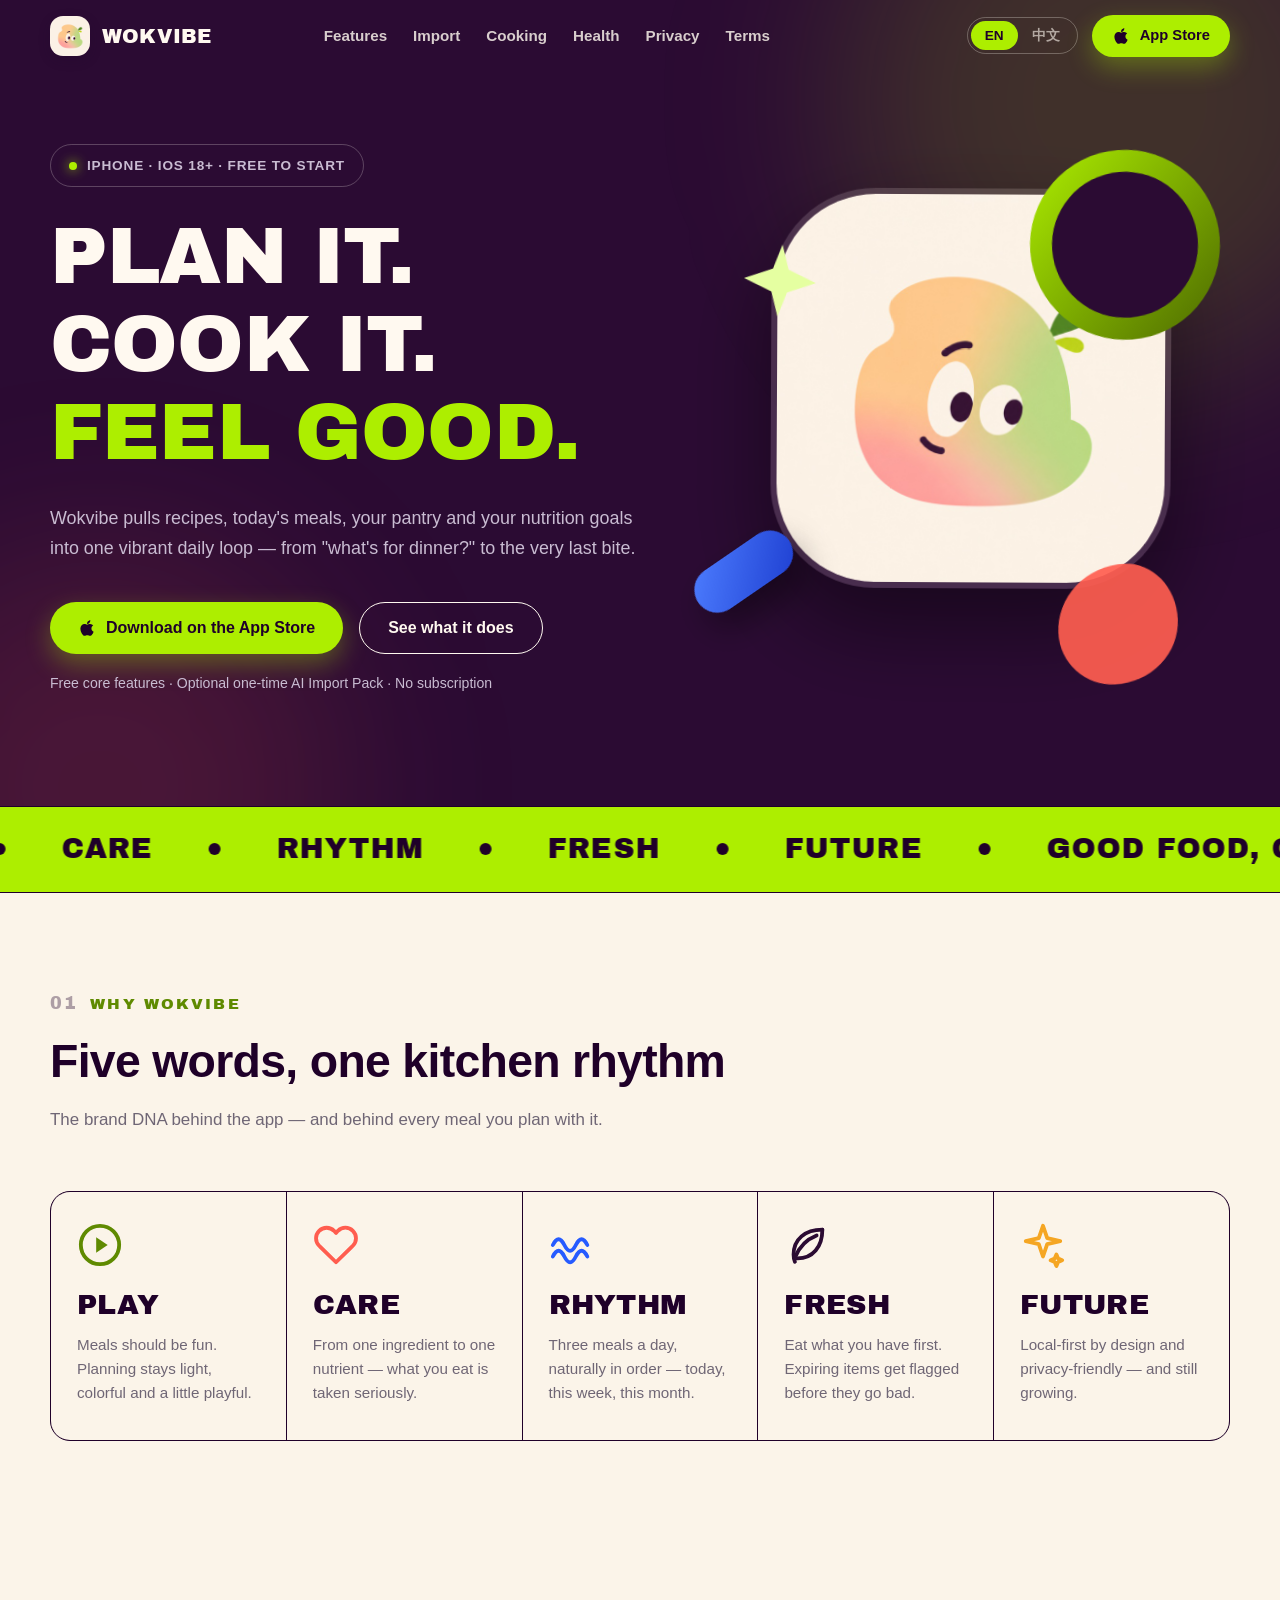
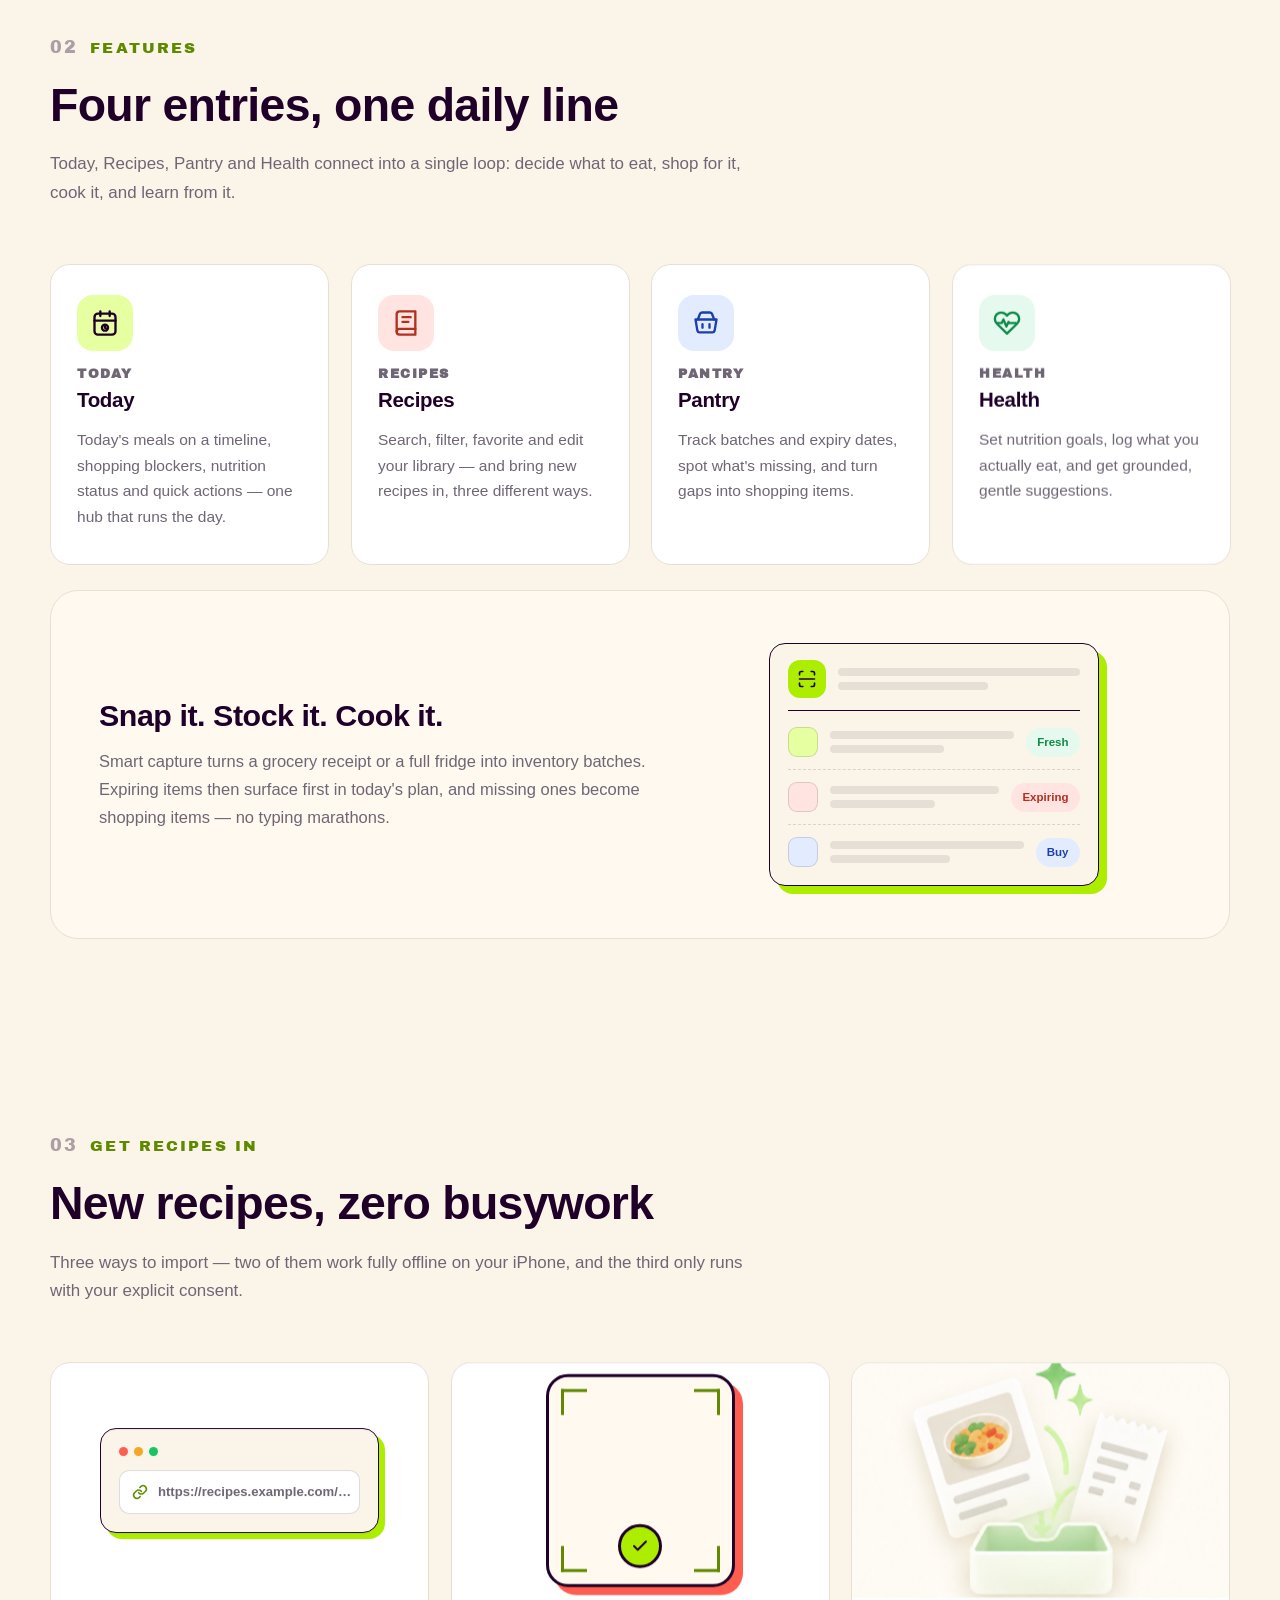
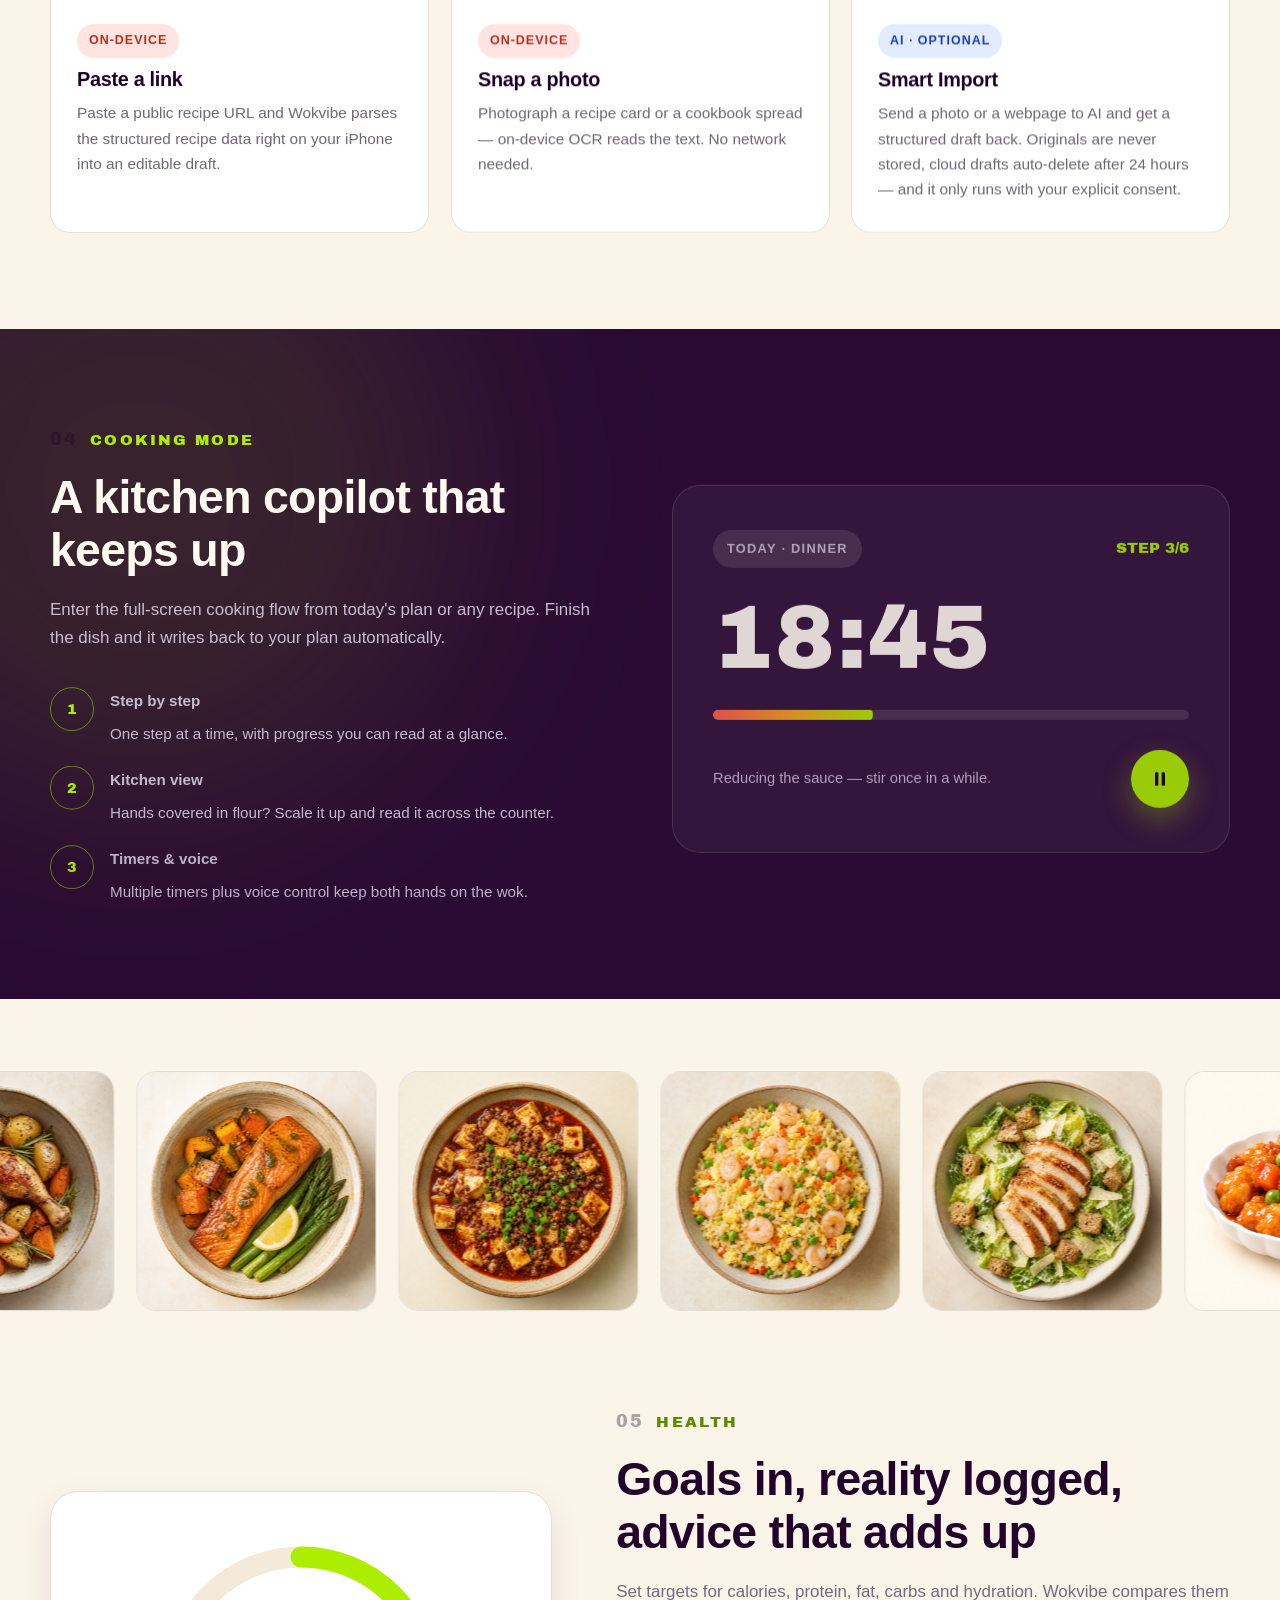
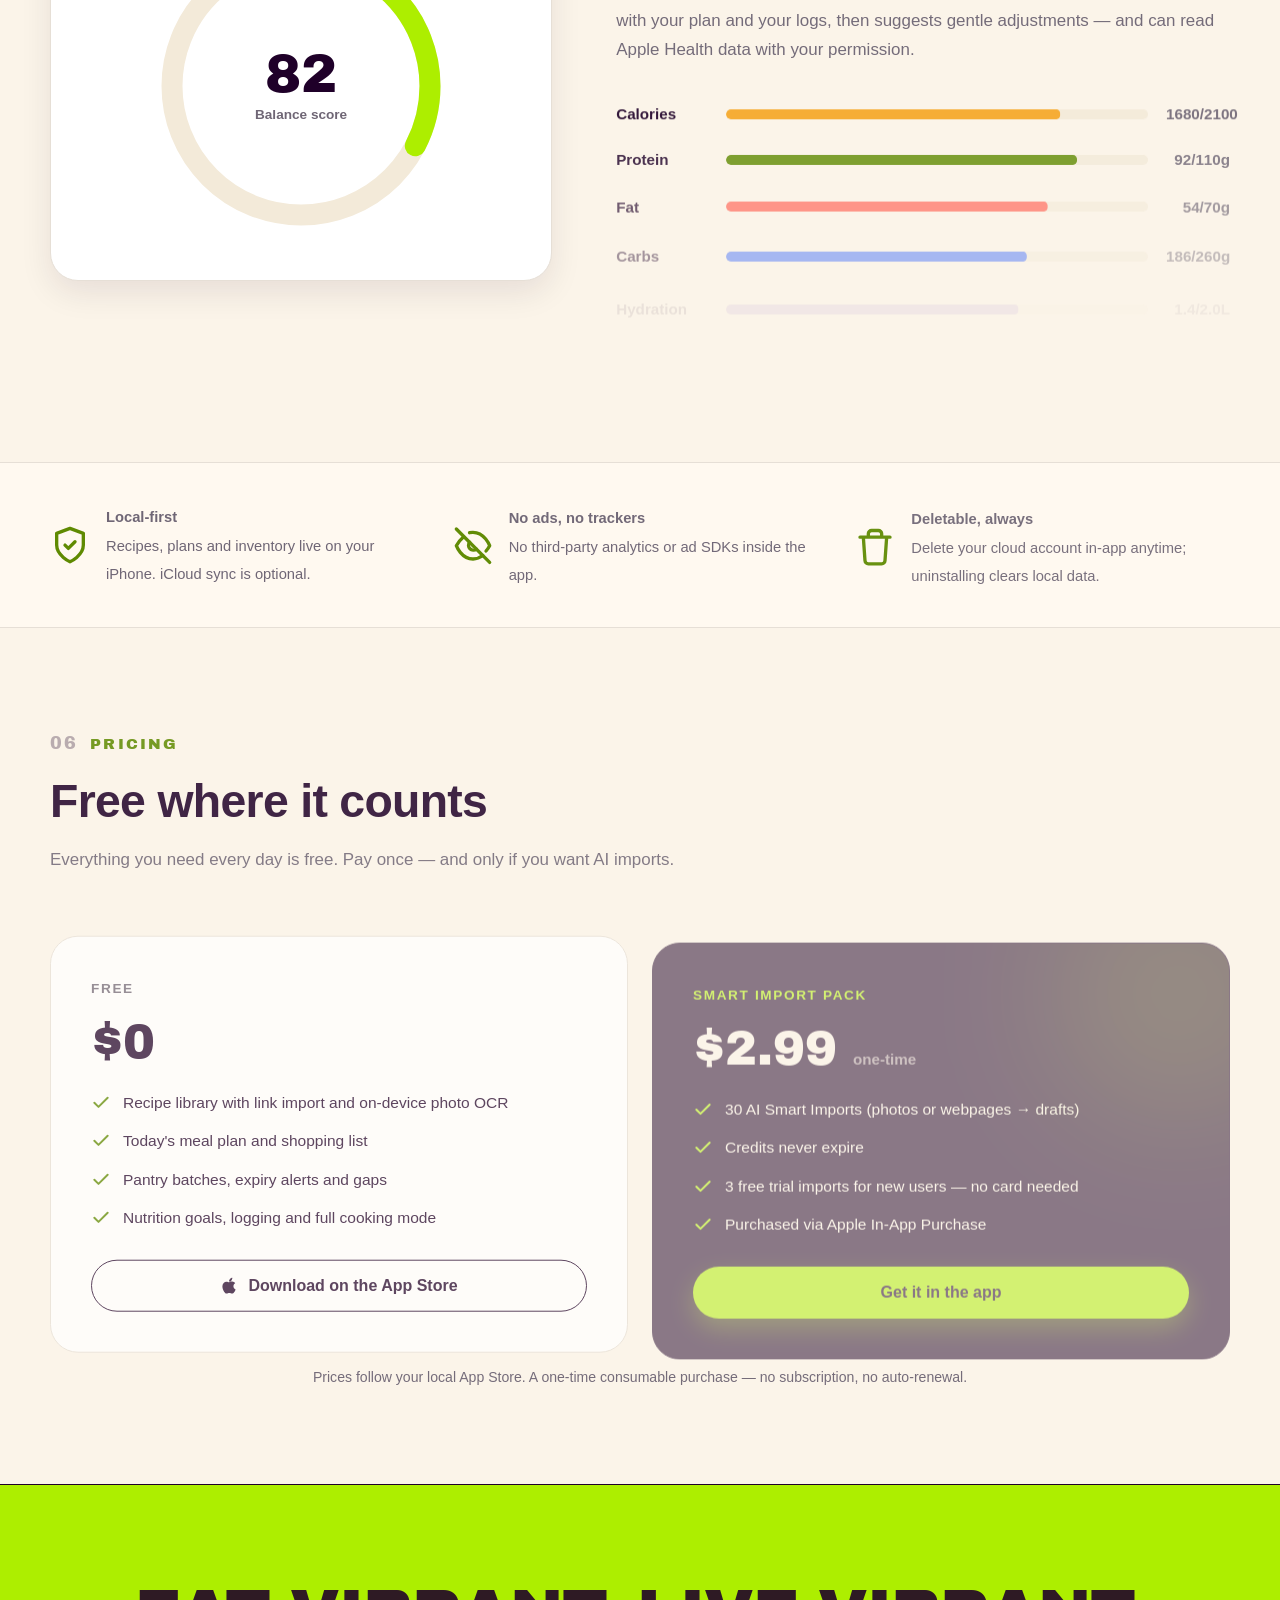
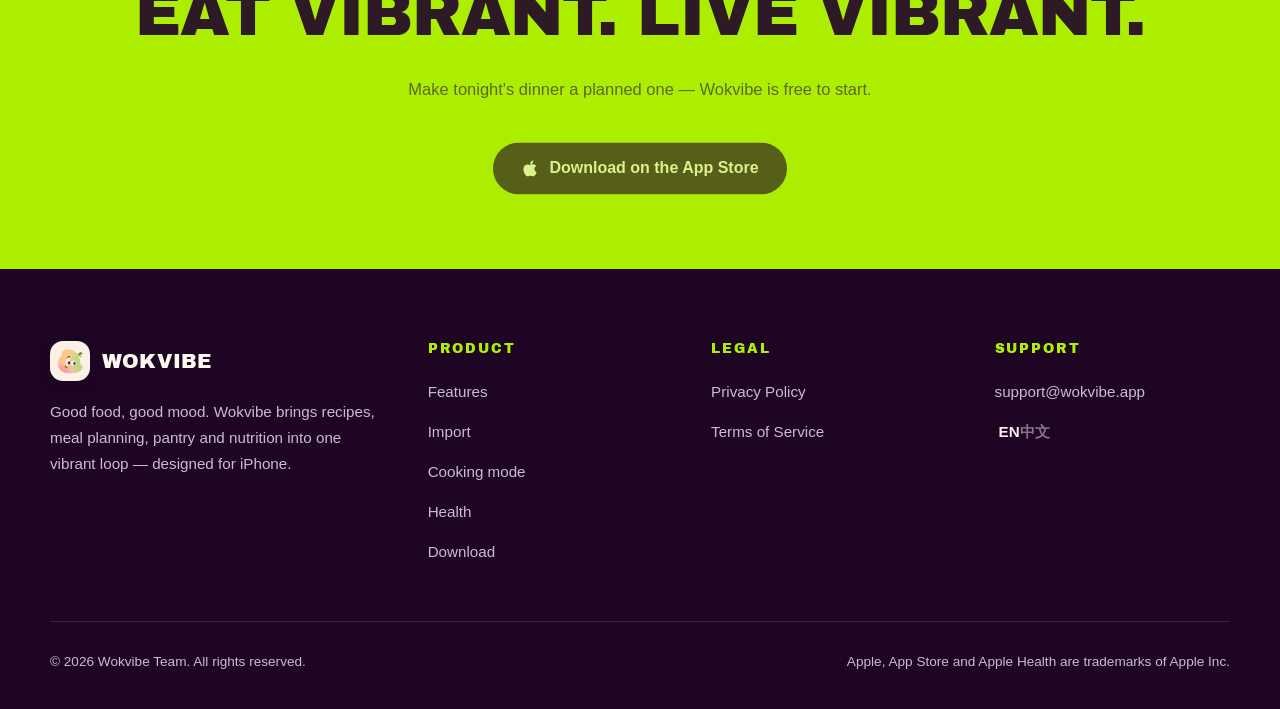
<file: index.html>
<!DOCTYPE html>
<html lang="en"
  data-title-en="Wokvibe — Plan it. Cook it. Feel good."
  data-title-zh="Wokvibe — 安排好，做出来，吃出好心情。"
  data-desc-en="Wokvibe is an iPhone app that brings recipes, meal planning, pantry and nutrition into one vibrant daily loop. Free to start, iOS 18+."
  data-desc-zh="Wokvibe 把食谱、餐食计划、库存采购与营养记录串成一条鲜活的日常闭环。iPhone 应用，免费开始，iOS 18+。">
<head>
  <meta charset="UTF-8">
  <meta name="viewport" content="width=device-width, initial-scale=1.0">
  <title>Wokvibe — Plan it. Cook it. Feel good.</title>
  <meta name="description" content="Wokvibe is an iPhone app that brings recipes, meal planning, pantry and nutrition into one vibrant daily loop. Free to start, iOS 18+.">
  <link rel="icon" type="image/png" href="assets/img/favicon.png">
  <meta property="og:title" content="Wokvibe — Plan it. Cook it. Feel good.">
  <meta property="og:description" content="Recipes, today's meals, pantry and nutrition — one vibrant daily loop on iPhone.">
  <meta property="og:type" content="website">
  <meta property="og:image" content="assets/img/mascot.jpg">
  <link rel="stylesheet" href="assets/css/main.css?v=5">
  <script>
    /* set active language before first paint to avoid a bilingual flash */
    (function () {
      var l = null;
      try { l = localStorage.getItem("wokvibe-lang"); } catch (e) {}
      if (l !== "en" && l !== "zh") {
        l = ((navigator.languages && navigator.languages[0]) || navigator.language || "")
          .toLowerCase().indexOf("zh") === 0 ? "zh" : "en";
      }
      document.documentElement.setAttribute("data-lang", l);
    })();
  </script>
</head>
<body>
  <a class="skip-link" href="#main"><span class="lang-en">Skip to content</span><span class="lang-zh">跳到正文</span></a>

  <header class="site-header on-dark">
    <div class="container header-inner">
      <a class="brand" href="index.html" aria-label="Wokvibe home">
        <span class="brand-badge"><img src="assets/img/favicon.png" alt="Wokvibe mascot" width="40" height="40"></span>
        <span>WOKVIBE</span>
      </a>
      <nav class="main-nav" aria-label="Primary">
        <a href="#features"><span class="lang-en">Features</span><span class="lang-zh">功能</span></a>
        <a href="#import"><span class="lang-en">Import</span><span class="lang-zh">导入</span></a>
        <a href="#cooking"><span class="lang-en">Cooking</span><span class="lang-zh">烹饪</span></a>
        <a href="#health"><span class="lang-en">Health</span><span class="lang-zh">健康</span></a>
        <a href="privacy.html"><span class="lang-en">Privacy</span><span class="lang-zh">隐私</span></a>
        <a href="terms.html"><span class="lang-en">Terms</span><span class="lang-zh">条款</span></a>
      </nav>
      <div class="header-actions">
        <div class="lang-toggle" role="group" aria-label="Language / 语言">
          <button type="button" data-set-lang="en" aria-pressed="false">EN</button>
          <button type="button" data-set-lang="zh" aria-pressed="false">中文</button>
        </div>
        <!-- TODO: replace href="#" with the real App Store URL before launch -->
        <a class="btn btn-lime btn-sm" href="#download">
          <svg class="btn-icon" viewBox="0 0 384 512" fill="currentColor" aria-hidden="true"><path d="M318.7 268.7c-.2-36.7 16.4-64.4 50-84.8-18.8-26.9-47.2-41.7-84.7-44.6-35.5-2.8-74.3 20.7-88.5 20.7-15 0-49.4-19.7-76.4-19.7C63.3 141.2 4 184.8 4 273.5q0 39.3 14.4 81.2c12.8 36.7 59 126.7 107.2 125.2 25.2-.6 43-17.9 75.8-17.9 31.8 0 48.3 17.9 76.4 17.9 48.6-.7 90.4-82.5 102.6-119.3-65.2-30.7-61.7-90-61.7-91.9zm-56.6-164.2c27.3-32.4 24.8-61.9 24-72.5-24.1 1.4-52 16.4-67.9 34.9-17.5 19.8-27.8 44.3-25.6 71.9 26.1 2 49.9-11.4 69.5-34.3z"/></svg>
          <span class="lang-en">App Store</span><span class="lang-zh">App Store</span>
        </a>
      </div>
    </div>
  </header>

  <main id="main">
    <!-- ================= HERO ================= -->
    <section class="hero">
      <div class="container hero-grid">
        <div>
          <p class="hero-eyebrow" data-hero-seq><span class="dot"></span>
            <span class="lang-en">iPhone · iOS 18+ · Free to start</span>
            <span class="lang-zh">iPhone · iOS 18+ · 免费开始</span>
          </p>
          <h1 class="hero-title">
            <span class="hero-line"><span class="lang-en">Plan it.</span><span class="lang-zh">安排好。</span></span>
            <span class="hero-line"><span class="lang-en">Cook it.</span><span class="lang-zh">做出来。</span></span>
            <span class="hero-line"><span class="lang-en"><span class="accent">Feel good.</span></span><span class="lang-zh"><span class="accent">吃出好心情。</span></span></span>
          </h1>
          <p class="hero-sub" data-hero-seq>
            <span class="lang-en">Wokvibe pulls recipes, today's meals, your pantry and your nutrition goals into one vibrant daily loop — from "what's for dinner?" to the very last bite.</span>
            <span class="lang-zh">Wokvibe 把食谱、今日餐食、库存采购和营养目标串成一条鲜活的日常闭环——从「今晚吃什么」，到安心吃下最后一口。</span>
          </p>
          <div class="hero-cta" data-hero-seq>
            <!-- TODO: replace href="#" with the real App Store URL before launch -->
            <a class="btn btn-lime" href="#download">
              <svg class="btn-icon" viewBox="0 0 384 512" fill="currentColor" aria-hidden="true"><path d="M318.7 268.7c-.2-36.7 16.4-64.4 50-84.8-18.8-26.9-47.2-41.7-84.7-44.6-35.5-2.8-74.3 20.7-88.5 20.7-15 0-49.4-19.7-76.4-19.7C63.3 141.2 4 184.8 4 273.5q0 39.3 14.4 81.2c12.8 36.7 59 126.7 107.2 125.2 25.2-.6 43-17.9 75.8-17.9 31.8 0 48.3 17.9 76.4 17.9 48.6-.7 90.4-82.5 102.6-119.3-65.2-30.7-61.7-90-61.7-91.9zm-56.6-164.2c27.3-32.4 24.8-61.9 24-72.5-24.1 1.4-52 16.4-67.9 34.9-17.5 19.8-27.8 44.3-25.6 71.9 26.1 2 49.9-11.4 69.5-34.3z"/></svg>
              <span class="lang-en">Download on the App Store</span><span class="lang-zh">App Store 下载</span>
            </a>
            <a class="btn btn-ghost" href="#features">
              <span class="lang-en">See what it does</span><span class="lang-zh">看看它能做什么</span>
            </a>
          </div>
          <p class="hero-note" data-hero-seq>
            <span class="lang-en">Free core features · Optional one-time AI Import Pack · No subscription</span>
            <span class="lang-zh">核心功能免费 · AI 导入包为可选一次性内购 · 无订阅</span>
          </p>
        </div>

        <div class="hero-stage" aria-hidden="true">
          <div class="mascot-card" data-parallax="-8">
            <img src="assets/img/mascot.jpg" alt="" width="800" height="800">
          </div>
          <svg class="shape shape-star" width="72" height="72" viewBox="0 0 24 24" fill="currentColor"><path d="M12 0l2.6 8.2L24 12l-9.4 3.8L12 24l-2.6-8.2L0 12l9.4-3.8z"/></svg>
          <div class="shape shape-ring"></div>
          <div class="shape shape-capsule"></div>
          <div class="shape shape-coral"></div>
        </div>
      </div>
    </section>

    <!-- ================= BRAND DNA MARQUEE ================= -->
    <div class="marquee" aria-hidden="true">
      <div class="marquee-track">
        <div class="marquee-item">
          <span>PLAY</span><i class="sep"></i><span>CARE</span><i class="sep"></i><span>RHYTHM</span><i class="sep"></i><span>FRESH</span><i class="sep"></i><span>FUTURE</span><i class="sep"></i><span>GOOD FOOD, GOOD MOOD</span><i class="sep"></i>
        </div>
        <div class="marquee-item">
          <span>PLAY</span><i class="sep"></i><span>CARE</span><i class="sep"></i><span>RHYTHM</span><i class="sep"></i><span>FRESH</span><i class="sep"></i><span>FUTURE</span><i class="sep"></i><span>GOOD FOOD, GOOD MOOD</span><i class="sep"></i>
        </div>
      </div>
    </div>

    <!-- ================= DNA ================= -->
    <section class="section" id="dna">
      <div class="container">
        <div class="section-head" data-reveal>
          <p class="eyebrow"><span class="num">01</span><span class="lang-en">Why Wokvibe</span><span class="lang-zh">为什么是 Wokvibe</span></p>
          <h2 class="section-title">
            <span class="lang-en">Five words, one kitchen rhythm</span>
            <span class="lang-zh">五个词，一套厨房节奏</span>
          </h2>
          <p class="section-lead">
            <span class="lang-en">The brand DNA behind the app — and behind every meal you plan with it.</span>
            <span class="lang-zh">这是 Wokvibe 的品牌基因，也是你用它安排的每一顿饭。</span>
          </p>
        </div>

        <div class="dna-grid" data-reveal>
          <div class="dna-tile">
            <svg class="glyph" viewBox="0 0 24 24" fill="none" stroke="currentColor" stroke-width="2" stroke-linecap="round" stroke-linejoin="round" aria-hidden="true"><circle cx="12" cy="12" r="10"/><polygon points="10 8 16 12 10 16 10 8" fill="currentColor" stroke="none"/></svg>
            <div>
              <div class="word"><span class="lang-en">PLAY</span><span class="lang-zh">玩心<small>PLAY</small></span></div>
              <p><span class="lang-en">Meals should be fun. Planning stays light, colorful and a little playful.</span><span class="lang-zh">每一餐都该有点好玩的仪式感——计划保持轻盈、有趣、有色彩。</span></p>
            </div>
          </div>
          <div class="dna-tile">
            <svg class="glyph" viewBox="0 0 24 24" fill="none" stroke="currentColor" stroke-width="2" stroke-linecap="round" stroke-linejoin="round" aria-hidden="true"><path d="M20.8 4.6a5.5 5.5 0 0 0-7.8 0L12 5.7l-1-1.1a5.5 5.5 0 0 0-7.8 7.8l1 1L12 21l7.8-7.6 1-1a5.5 5.5 0 0 0 0-7.8z"/></svg>
            <div>
              <div class="word"><span class="lang-en">CARE</span><span class="lang-zh">用心<small>CARE</small></span></div>
              <p><span class="lang-en">From one ingredient to one nutrient — what you eat is taken seriously.</span><span class="lang-zh">从一种食材到一项营养素，你吃进去的都被认真对待。</span></p>
            </div>
          </div>
          <div class="dna-tile">
            <svg class="glyph" viewBox="0 0 24 24" fill="none" stroke="currentColor" stroke-width="2" stroke-linecap="round" stroke-linejoin="round" aria-hidden="true"><path d="M2 12c2-4 4-4 6 0s4 4 6 0 4-4 6 0"/><path d="M2 18c2-4 4-4 6 0s4 4 6 0 4-4 6 0"/></svg>
            <div>
              <div class="word"><span class="lang-en">RHYTHM</span><span class="lang-zh">节奏<small>RHYTHM</small></span></div>
              <p><span class="lang-en">Three meals a day, naturally in order — today, this week, this month.</span><span class="lang-zh">一日三餐，自然成序——今天、这一周、这个月。</span></p>
            </div>
          </div>
          <div class="dna-tile">
            <svg class="glyph" viewBox="0 0 24 24" fill="none" stroke="currentColor" stroke-width="2" stroke-linecap="round" stroke-linejoin="round" aria-hidden="true"><path d="M20 4c-9 0-15 5-15 13 0 1.5.3 2.7.7 3.7"/><path d="M20 4c0 9-5 15-13 15"/><path d="M6 18c2-5 6-9 11-11"/></svg>
            <div>
              <div class="word"><span class="lang-en">FRESH</span><span class="lang-zh">新鲜<small>FRESH</small></span></div>
              <p><span class="lang-en">Eat what you have first. Expiring items get flagged before they go bad.</span><span class="lang-zh">先吃库存里的，临期的提前提醒，不让食材白白过期。</span></p>
            </div>
          </div>
          <div class="dna-tile">
            <svg class="glyph" viewBox="0 0 24 24" fill="none" stroke="currentColor" stroke-width="2" stroke-linecap="round" stroke-linejoin="round" aria-hidden="true"><path d="M12 2l2.2 6.4L21 10l-6.8 1.6L12 18l-2.2-6.4L3 10l6.8-1.6z"/><path d="M19 17l.9 2.1L22 20l-2.1.9L19 23l-.9-2.1L16 20l2.1-.9z"/></svg>
            <div>
              <div class="word"><span class="lang-en">FUTURE</span><span class="lang-zh">向前<small>FUTURE</small></span></div>
              <p><span class="lang-en">Local-first by design and privacy-friendly — and still growing.</span><span class="lang-zh">本地优先、隐私友好，还在持续生长。</span></p>
            </div>
          </div>
        </div>
      </div>
    </section>

    <!-- ================= FEATURES ================= -->
    <section class="section" id="features">
      <div class="container">
        <div class="section-head" data-reveal>
          <p class="eyebrow"><span class="num">02</span><span class="lang-en">Features</span><span class="lang-zh">功能</span></p>
          <h2 class="section-title">
            <span class="lang-en">Four entries, one daily line</span>
            <span class="lang-zh">四大入口，一条日常线</span>
          </h2>
          <p class="section-lead">
            <span class="lang-en">Today, Recipes, Pantry and Health connect into a single loop: decide what to eat, shop for it, cook it, and learn from it.</span>
            <span class="lang-zh">今日、食谱、库存、健康首尾相连：决定吃什么、买齐它、做出来、吃明白。</span>
          </p>
        </div>

        <div class="feature-grid">
          <article class="feature-card" data-reveal>
            <div class="icon-tile" style="background: var(--lime-soft); color: var(--ink);">
              <svg viewBox="0 0 24 24" fill="none" stroke="currentColor" stroke-width="2" stroke-linecap="round" stroke-linejoin="round" aria-hidden="true"><rect x="3" y="4" width="18" height="18" rx="3"/><path d="M16 2v4M8 2v4M3 10h18"/><circle cx="12" cy="16" r="2.6"/><path d="M12 14.6V16l1.3.8"/></svg>
            </div>
            <h3><span class="en-name">Today</span>
              <span class="lang-en">Today</span><span class="lang-zh">今日</span>
            </h3>
            <p>
              <span class="lang-en">Today's meals on a timeline, shopping blockers, nutrition status and quick actions — one hub that runs the day.</span>
              <span class="lang-zh">今日餐食时间线、采购阻塞提醒、营养状态与快捷动作——一天的开饭中枢。</span>
            </p>
          </article>

          <article class="feature-card" data-reveal>
            <div class="icon-tile" style="background: #ffe4e1; color: #b3301f;">
              <svg viewBox="0 0 24 24" fill="none" stroke="currentColor" stroke-width="2" stroke-linecap="round" stroke-linejoin="round" aria-hidden="true"><path d="M4 19.5A2.5 2.5 0 0 1 6.5 17H20"/><path d="M6.5 2H20v20H6.5A2.5 2.5 0 0 1 4 19.5v-15A2.5 2.5 0 0 1 6.5 2z"/><path d="M9 7h7M9 11h5"/></svg>
            </div>
            <h3><span class="en-name">Recipes</span>
              <span class="lang-en">Recipes</span><span class="lang-zh">食谱</span>
            </h3>
            <p>
              <span class="lang-en">Search, filter, favorite and edit your library — and bring new recipes in, three different ways.</span>
              <span class="lang-zh">搜索、筛选、收藏、编辑你的食谱库，还能用三种方式把新菜带进来。</span>
            </p>
          </article>

          <article class="feature-card" data-reveal>
            <div class="icon-tile" style="background: #e3ecff; color: #1c3fae;">
              <svg viewBox="0 0 24 24" fill="none" stroke="currentColor" stroke-width="2" stroke-linecap="round" stroke-linejoin="round" aria-hidden="true"><path d="M5 9l1.7-4.5A2 2 0 0 1 8.6 3h6.8a2 2 0 0 1 1.9 1.5L19 9"/><path d="M3 9h18l-1.6 9.5A2 2 0 0 1 17.4 20H6.6a2 2 0 0 1-2-1.5z"/><path d="M9 13v3M15 13v3"/></svg>
            </div>
            <h3><span class="en-name">Pantry</span>
              <span class="lang-en">Pantry</span><span class="lang-zh">库存</span>
            </h3>
            <p>
              <span class="lang-en">Track batches and expiry dates, spot what's missing, and turn gaps into shopping items.</span>
              <span class="lang-zh">管理批次与临期，发现缺口，一键变成采购清单。</span>
            </p>
          </article>

          <article class="feature-card" data-reveal>
            <div class="icon-tile" style="background: #e6f9ee; color: #0e8a48;">
              <svg viewBox="0 0 24 24" fill="none" stroke="currentColor" stroke-width="2" stroke-linecap="round" stroke-linejoin="round" aria-hidden="true"><path d="M20.8 4.6a5.5 5.5 0 0 0-7.8 0L12 5.7l-1-1.1a5.5 5.5 0 0 0-7.8 7.8l1 1L12 21l7.8-7.6 1-1a5.5 5.5 0 0 0 0-7.8z"/><path d="M3.5 12h4l1.5-3 2.5 6 1.8-3.9.7.9h5.5"/></svg>
            </div>
            <h3><span class="en-name">Health</span>
              <span class="lang-en">Health</span><span class="lang-zh">健康</span>
            </h3>
            <p>
              <span class="lang-en">Set nutrition goals, log what you actually eat, and get grounded, gentle suggestions.</span>
              <span class="lang-zh">设定营养目标，记录真实摄入，获得贴合实际的温和建议。</span>
            </p>
          </article>
        </div>

        <div class="banner" data-reveal>
          <div>
            <h3>
              <span class="lang-en">Snap it. Stock it. Cook it.</span>
              <span class="lang-zh">拍一下，进库存，照着做。</span>
            </h3>
            <p>
              <span class="lang-en">Smart capture turns a grocery receipt or a full fridge into inventory batches. Expiring items then surface first in today's plan, and missing ones become shopping items — no typing marathons.</span>
              <span class="lang-zh">智能识别把一张采购小票或一冰箱食材变成库存批次；临期食材会在今日计划中优先浮现，缺的则自动变成采购项——不用再手打清单。</span>
            </p>
          </div>
          <div class="banner-art" aria-hidden="true">
            <div class="mock mock-inventory">
              <div class="inv-head">
                <span class="inv-scan">
                  <svg viewBox="0 0 24 24" fill="none" stroke="currentColor" stroke-width="2" stroke-linecap="round" stroke-linejoin="round"><path d="M3 7V5a2 2 0 0 1 2-2h2M17 3h2a2 2 0 0 1 2 2v2M21 17v2a2 2 0 0 1-2 2h-2M7 21H5a2 2 0 0 1-2-2v-2"/><path d="M3 12h18"/></svg>
                </span>
                <span class="inv-lines"><i class="inv-line"></i><i class="inv-line short"></i></span>
              </div>
              <div class="inv-row">
                <span class="inv-thumb" style="background: var(--lime-soft);"></span>
                <span class="inv-lines"><i class="inv-line"></i><i class="inv-line short"></i></span>
                <span class="inv-chip fresh"><span class="lang-en">Fresh</span><span class="lang-zh">新鲜</span></span>
              </div>
              <div class="inv-row">
                <span class="inv-thumb" style="background: #ffe4e1;"></span>
                <span class="inv-lines"><i class="inv-line"></i><i class="inv-line short"></i></span>
                <span class="inv-chip expiring"><span class="lang-en">Expiring</span><span class="lang-zh">临期</span></span>
              </div>
              <div class="inv-row">
                <span class="inv-thumb" style="background: #e3ecff;"></span>
                <span class="inv-lines"><i class="inv-line"></i><i class="inv-line short"></i></span>
                <span class="inv-chip buy"><span class="lang-en">Buy</span><span class="lang-zh">待购</span></span>
              </div>
            </div>
          </div>
        </div>
      </div>
    </section>

    <!-- ================= IMPORT ================= -->
    <section class="section" id="import">
      <div class="container">
        <div class="section-head" data-reveal>
          <p class="eyebrow"><span class="num">03</span><span class="lang-en">Get recipes in</span><span class="lang-zh">食谱进来</span></p>
          <h2 class="section-title">
            <span class="lang-en">New recipes, zero busywork</span>
            <span class="lang-zh">新菜进来，不费工夫</span>
          </h2>
          <p class="section-lead">
            <span class="lang-en">Three ways to import — two of them work fully offline on your iPhone, and the third only runs with your explicit consent.</span>
            <span class="lang-zh">三种导入方式——两种完全在 iPhone 本机离线完成，第三种只在你的明确同意后运行。</span>
          </p>
        </div>

        <div class="import-grid">
          <article class="import-card" data-reveal>
            <div class="import-media">
              <div class="mock mock-link" aria-hidden="true">
                <div class="bar"><i></i><i></i><i></i></div>
                <div class="field">
                  <svg viewBox="0 0 24 24" fill="none" stroke="currentColor" stroke-width="2.4" stroke-linecap="round" aria-hidden="true"><path d="M10 13a5 5 0 0 0 7.5.5l3-3a5 5 0 0 0-7-7l-1.7 1.7"/><path d="M14 11a5 5 0 0 0-7.5-.5l-3 3a5 5 0 0 0 7 7l1.7-1.7"/></svg>
                  https://recipes.example.com/…
                </div>
              </div>
            </div>
            <div class="import-body">
              <span class="tag offline">
                <span class="lang-en">On-device</span><span class="lang-zh">本机离线</span>
              </span>
              <h3>
                <span class="lang-en">Paste a link</span><span class="lang-zh">链接导入</span>
              </h3>
              <p>
                <span class="lang-en">Paste a public recipe URL and Wokvibe parses the structured recipe data right on your iPhone into an editable draft.</span>
                <span class="lang-zh">粘贴公开食谱网页链接，Wokvibe 在 iPhone 本机解析结构化数据，生成可编辑的食谱草稿。</span>
              </p>
            </div>
          </article>

          <article class="import-card" data-reveal>
            <div class="import-media">
              <div class="mock mock-camera" aria-hidden="true">
                <i class="corner tl"></i><i class="corner tr"></i><i class="corner bl"></i><i class="corner br"></i>
                <span class="shutter">
                  <svg width="18" height="18" viewBox="0 0 24 24" fill="none" stroke="currentColor" stroke-width="2.6" stroke-linecap="round" stroke-linejoin="round"><path d="M20 6L9 17l-5-5"/></svg>
                </span>
              </div>
            </div>
            <div class="import-body">
              <span class="tag offline">
                <span class="lang-en">On-device</span><span class="lang-zh">本机离线</span>
              </span>
              <h3>
                <span class="lang-en">Snap a photo</span><span class="lang-zh">拍照识别</span>
              </h3>
              <p>
                <span class="lang-en">Photograph a recipe card or a cookbook spread — on-device OCR reads the text. No network needed.</span>
                <span class="lang-zh">拍下食谱卡片或菜谱书内页，设备端 OCR 识别文字，全程无需网络。</span>
              </p>
            </div>
          </article>

          <article class="import-card" data-reveal>
            <div class="import-media">
              <img src="assets/img/smart-import-sign-in.jpg" alt="" width="800" height="800" loading="lazy">
            </div>
            <div class="import-body">
              <span class="tag cloud">
                <span class="lang-en">AI · Optional</span><span class="lang-zh">AI · 可选</span>
              </span>
              <h3>
                <span class="lang-en">Smart Import</span><span class="lang-zh">AI 智能导入</span>
              </h3>
              <p>
                <span class="lang-en">Send a photo or a webpage to AI and get a structured draft back. Originals are never stored, cloud drafts auto-delete after 24 hours — and it only runs with your explicit consent.</span>
                <span class="lang-zh">把照片或网页交给 AI，得到结构化草稿。原图不留存，云端草稿 24 小时后自动删除——且只在你的明确同意后运行。</span>
              </p>
            </div>
          </article>
        </div>
      </div>
    </section>

    <!-- ================= COOKING ================= -->
    <section class="section cooking" id="cooking">
      <div class="container cooking-grid">
        <div>
          <p class="eyebrow" data-reveal><span class="num">04</span><span class="lang-en">Cooking mode</span><span class="lang-zh">烹饪模式</span></p>
          <h2 class="section-title" data-reveal>
            <span class="lang-en">A kitchen copilot that keeps up</span>
            <span class="lang-zh">跟得上你手速的厨房副驾</span>
          </h2>
          <p class="section-lead" data-reveal>
            <span class="lang-en">Enter the full-screen cooking flow from today's plan or any recipe. Finish the dish and it writes back to your plan automatically.</span>
            <span class="lang-zh">从今日计划或任意食谱进入全屏烹饪流程；做完一道菜，计划自动回写。</span>
          </p>
          <ul class="cooking-list">
            <li data-reveal>
              <span class="li-num">1</span>
              <div><strong><span class="lang-en">Step by step</span><span class="lang-zh">分步引导</span></strong>
                <span><span class="lang-en">One step at a time, with progress you can read at a glance.</span><span class="lang-zh">一步一步来，进度一眼可见。</span></span>
              </div>
            </li>
            <li data-reveal>
              <span class="li-num">2</span>
              <div><strong><span class="lang-en">Kitchen view</span><span class="lang-zh">厨房大屏</span></strong>
                <span><span class="lang-en">Hands covered in flour? Scale it up and read it across the counter.</span><span class="lang-zh">手上有面粉？放大屏幕，隔着料理台也看得清。</span></span>
              </div>
            </li>
            <li data-reveal>
              <span class="li-num">3</span>
              <div><strong><span class="lang-en">Timers & voice</span><span class="lang-zh">计时器与语音</span></strong>
                <span><span class="lang-en">Multiple timers plus voice control keep both hands on the wok.</span><span class="lang-zh">多路计时加语音控制，双手离不开锅也照样从容。</span></span>
              </div>
            </li>
          </ul>
        </div>

        <div class="timer-card" data-reveal aria-hidden="true">
          <div class="timer-top">
            <span class="chip"><span class="lang-en">Today · Dinner</span><span class="lang-zh">今日 · 晚餐</span></span>
            <span class="step"><span class="lang-en">STEP 3/6</span><span class="lang-zh">第 3/6 步</span></span>
          </div>
          <div class="timer-digits">18:45</div>
          <div class="timer-bar"><i data-bar="0.58"></i></div>
          <div class="timer-foot">
            <p class="hint"><span class="lang-en">Reducing the sauce — stir once in a while.</span><span class="lang-zh">收汁中——偶尔翻拌一下。</span></p>
            <button class="pause-btn" type="button" tabindex="-1" aria-hidden="true">
              <svg viewBox="0 0 24 24" fill="currentColor"><rect x="6" y="4" width="4" height="16" rx="1.2"/><rect x="14" y="4" width="4" height="16" rx="1.2"/></svg>
            </button>
          </div>
        </div>
      </div>
    </section>

    <!-- ================= FOOD GALLERY ================= -->
    <section class="gallery" aria-hidden="true">
      <div class="gallery-track">
        <figure><img src="assets/img/meal-rosemary-roast-chicken.jpg" alt="" loading="lazy" width="640" height="640"></figure>
        <figure><img src="assets/img/meal-miso-salmon-vegetables.jpg" alt="" loading="lazy" width="640" height="640"></figure>
        <figure><img src="assets/img/meal-mapo-tofu.jpg" alt="" loading="lazy" width="640" height="640"></figure>
        <figure><img src="assets/img/meal-yangzhou-fried-rice.jpg" alt="" loading="lazy" width="640" height="640"></figure>
        <figure><img src="assets/img/meal-chicken-caesar-salad.jpg" alt="" loading="lazy" width="640" height="640"></figure>
        <figure><img src="assets/img/ai-import-name.jpg" alt="" loading="lazy" width="800" height="800"></figure>
        <figure><img src="assets/img/meal-beef-spaghetti.jpg" alt="" loading="lazy" width="640" height="640"></figure>
        <figure><img src="assets/img/meal-mushroom-chicken-congee.jpg" alt="" loading="lazy" width="640" height="640"></figure>
        <figure><img src="assets/img/meal-steamed-sea-bass.jpg" alt="" loading="lazy" width="640" height="640"></figure>
        <figure><img src="assets/img/meal-rosemary-roast-chicken.jpg" alt="" loading="lazy" width="640" height="640"></figure>
        <figure><img src="assets/img/meal-miso-salmon-vegetables.jpg" alt="" loading="lazy" width="640" height="640"></figure>
        <figure><img src="assets/img/meal-mapo-tofu.jpg" alt="" loading="lazy" width="640" height="640"></figure>
        <figure><img src="assets/img/meal-yangzhou-fried-rice.jpg" alt="" loading="lazy" width="640" height="640"></figure>
        <figure><img src="assets/img/meal-chicken-caesar-salad.jpg" alt="" loading="lazy" width="640" height="640"></figure>
        <figure><img src="assets/img/ai-import-name.jpg" alt="" loading="lazy" width="800" height="800"></figure>
        <figure><img src="assets/img/meal-beef-spaghetti.jpg" alt="" loading="lazy" width="640" height="640"></figure>
        <figure><img src="assets/img/meal-mushroom-chicken-congee.jpg" alt="" loading="lazy" width="640" height="640"></figure>
        <figure><img src="assets/img/meal-steamed-sea-bass.jpg" alt="" loading="lazy" width="640" height="640"></figure>
      </div>
    </section>

    <!-- ================= HEALTH ================= -->
    <section class="section" id="health">
      <div class="container health-grid">
        <div class="ring-card" data-reveal>
          <div class="ring-wrap">
            <svg viewBox="0 0 200 200" aria-hidden="true">
              <circle cx="100" cy="100" r="86" fill="none" stroke="var(--cream-deep)" stroke-width="14"/>
              <circle class="ring-arc" cx="100" cy="100" r="86" fill="none" stroke="var(--lime)" stroke-width="14" stroke-linecap="round" transform="rotate(-90 100 100)"/>
            </svg>
            <div class="ring-center">
              <span class="score">82</span>
              <span class="score-label"><span class="lang-en">Balance score</span><span class="lang-zh">平衡分</span></span>
            </div>
          </div>
        </div>

        <div>
          <p class="eyebrow" data-reveal><span class="num">05</span><span class="lang-en">Health</span><span class="lang-zh">健康</span></p>
          <h2 class="section-title" data-reveal>
            <span class="lang-en">Goals in, reality logged, advice that adds up</span>
            <span class="lang-zh">目标定好，实际记上，建议才有依据</span>
          </h2>
          <p class="section-lead" data-reveal>
            <span class="lang-en">Set targets for calories, protein, fat, carbs and hydration. Wokvibe compares them with your plan and your logs, then suggests gentle adjustments — and can read Apple Health data with your permission.</span>
            <span class="lang-zh">为热量、蛋白质、脂肪、碳水与水分设定目标；Wokvibe 将其与计划和记录对照，给出温和的调整建议——并可在你授权后读取 Apple 健康 数据。</span>
          </p>

          <ul class="metric-list">
            <li data-reveal>
              <span class="m-name"><span class="lang-en">Calories</span><span class="lang-zh">热量</span></span>
              <span class="m-bar"><i data-bar="0.8" style="background: var(--amber);"></i></span>
              <span class="m-val">1680/2100</span>
            </li>
            <li data-reveal>
              <span class="m-name"><span class="lang-en">Protein</span><span class="lang-zh">蛋白质</span></span>
              <span class="m-bar"><i data-bar="0.84" style="background: var(--lime-deep);"></i></span>
              <span class="m-val">92/110g</span>
            </li>
            <li data-reveal>
              <span class="m-name"><span class="lang-en">Fat</span><span class="lang-zh">脂肪</span></span>
              <span class="m-bar"><i data-bar="0.77" style="background: var(--coral);"></i></span>
              <span class="m-val">54/70g</span>
            </li>
            <li data-reveal>
              <span class="m-name"><span class="lang-en">Carbs</span><span class="lang-zh">碳水</span></span>
              <span class="m-bar"><i data-bar="0.72" style="background: var(--blue);"></i></span>
              <span class="m-val">186/260g</span>
            </li>
            <li data-reveal>
              <span class="m-name"><span class="lang-en">Hydration</span><span class="lang-zh">水分</span></span>
              <span class="m-bar"><i data-bar="0.7" style="background: var(--purple);"></i></span>
              <span class="m-val">1.4/2.0L</span>
            </li>
          </ul>
          <p class="health-note" data-reveal>
            <span class="lang-en">Apple Health integration is optional and permission-based; numbers above are an illustrative example.</span>
            <span class="lang-zh">Apple 健康 集成为可选且基于授权；以上数字为示意示例。</span>
          </p>
        </div>
      </div>
    </section>

    <!-- ================= TRUST ================= -->
    <div class="trust-strip">
      <div class="container trust-inner">
        <div class="trust-item" data-reveal>
          <svg viewBox="0 0 24 24" fill="none" stroke="currentColor" stroke-width="2" stroke-linecap="round" stroke-linejoin="round" aria-hidden="true"><path d="M12 22s8-3.6 8-10V5l-8-3-8 3v7c0 6.4 8 10 8 10z"/><path d="M9 12l2 2 4-4"/></svg>
          <div><strong><span class="lang-en">Local-first</span><span class="lang-zh">本地优先</span></strong>
            <span><span class="lang-en">Recipes, plans and inventory live on your iPhone. iCloud sync is optional.</span><span class="lang-zh">食谱、计划与库存都在你的 iPhone 上，iCloud 同步是可选项。</span></span>
          </div>
        </div>
        <div class="trust-item" data-reveal>
          <svg viewBox="0 0 24 24" fill="none" stroke="currentColor" stroke-width="2" stroke-linecap="round" stroke-linejoin="round" aria-hidden="true"><path d="M17.9 17.9A10.4 10.4 0 0 1 12 20C5 20 2 12 2 12a17.6 17.6 0 0 1 4.1-5.1M9.9 4.2A9.8 9.8 0 0 1 12 4c7 0 10 8 10 8a17.8 17.8 0 0 1-2.2 3.2"/><path d="M9.9 9.9a3 3 0 0 0 4.2 4.2"/><path d="M2 2l20 20"/></svg>
          <div><strong><span class="lang-en">No ads, no trackers</span><span class="lang-zh">无广告、无追踪</span></strong>
            <span><span class="lang-en">No third-party analytics or ad SDKs inside the app.</span><span class="lang-zh">应用内没有第三方统计或广告 SDK。</span></span>
          </div>
        </div>
        <div class="trust-item" data-reveal>
          <svg viewBox="0 0 24 24" fill="none" stroke="currentColor" stroke-width="2" stroke-linecap="round" stroke-linejoin="round" aria-hidden="true"><path d="M3 6h18M8 6V4a2 2 0 0 1 2-2h4a2 2 0 0 1 2 2v2M19 6l-1 14a2 2 0 0 1-2 2H8a2 2 0 0 1-2-2L5 6"/></svg>
          <div><strong><span class="lang-en">Deletable, always</span><span class="lang-zh">随时可删除</span></strong>
            <span><span class="lang-en">Delete your cloud account in-app anytime; uninstalling clears local data.</span><span class="lang-zh">随时在应用内删除云端账户；卸载即清除本地数据。</span></span>
          </div>
        </div>
      </div>
    </div>

    <!-- ================= PRICING ================= -->
    <section class="section" id="download">
      <div class="container">
        <div class="section-head" data-reveal>
          <p class="eyebrow"><span class="num">06</span><span class="lang-en">Pricing</span><span class="lang-zh">价格</span></p>
          <h2 class="section-title">
            <span class="lang-en">Free where it counts</span>
            <span class="lang-zh">该免费的都免费</span>
          </h2>
          <p class="section-lead">
            <span class="lang-en">Everything you need every day is free. Pay once — and only if you want AI imports.</span>
            <span class="lang-zh">日常所需的核心能力全部免费；只有想用 AI 导入时，才需要一次性付费。</span>
          </p>
        </div>

        <div class="pricing-grid">
          <article class="price-card" data-reveal>
            <p class="plan"><span class="lang-en">Free</span><span class="lang-zh">免费</span></p>
            <p class="price">$0</p>
            <ul>
              <li><svg viewBox="0 0 24 24" fill="none" stroke="currentColor" stroke-width="2.4" stroke-linecap="round" stroke-linejoin="round"><path d="M20 6L9 17l-5-5"/></svg><span><span class="lang-en">Recipe library with link import and on-device photo OCR</span><span class="lang-zh">食谱库，含链接导入与本机拍照识别</span></span></li>
              <li><svg viewBox="0 0 24 24" fill="none" stroke="currentColor" stroke-width="2.4" stroke-linecap="round" stroke-linejoin="round"><path d="M20 6L9 17l-5-5"/></svg><span><span class="lang-en">Today's meal plan and shopping list</span><span class="lang-zh">今日餐食计划与采购清单</span></span></li>
              <li><svg viewBox="0 0 24 24" fill="none" stroke="currentColor" stroke-width="2.4" stroke-linecap="round" stroke-linejoin="round"><path d="M20 6L9 17l-5-5"/></svg><span><span class="lang-en">Pantry batches, expiry alerts and gaps</span><span class="lang-zh">库存批次、临期提醒与缺口</span></span></li>
              <li><svg viewBox="0 0 24 24" fill="none" stroke="currentColor" stroke-width="2.4" stroke-linecap="round" stroke-linejoin="round"><path d="M20 6L9 17l-5-5"/></svg><span><span class="lang-en">Nutrition goals, logging and full cooking mode</span><span class="lang-zh">营养目标、摄入记录与完整烹饪模式</span></span></li>
            </ul>
            <!-- TODO: replace href="#" with the real App Store URL before launch -->
            <a class="btn btn-ghost" href="#" style="justify-content:center;">
              <svg class="btn-icon" viewBox="0 0 384 512" fill="currentColor" aria-hidden="true"><path d="M318.7 268.7c-.2-36.7 16.4-64.4 50-84.8-18.8-26.9-47.2-41.7-84.7-44.6-35.5-2.8-74.3 20.7-88.5 20.7-15 0-49.4-19.7-76.4-19.7C63.3 141.2 4 184.8 4 273.5q0 39.3 14.4 81.2c12.8 36.7 59 126.7 107.2 125.2 25.2-.6 43-17.9 75.8-17.9 31.8 0 48.3 17.9 76.4 17.9 48.6-.7 90.4-82.5 102.6-119.3-65.2-30.7-61.7-90-61.7-91.9zm-56.6-164.2c27.3-32.4 24.8-61.9 24-72.5-24.1 1.4-52 16.4-67.9 34.9-17.5 19.8-27.8 44.3-25.6 71.9 26.1 2 49.9-11.4 69.5-34.3z"/></svg>
              <span class="lang-en">Download on the App Store</span><span class="lang-zh">App Store 下载</span>
            </a>
          </article>

          <article class="price-card featured" data-reveal>
            <p class="plan"><span class="lang-en">Smart Import Pack</span><span class="lang-zh">AI 导入包</span></p>
            <p class="price">$2.99 <small><span class="lang-en">one-time</span><span class="lang-zh">一次性</span></small></p>
            <ul>
              <li><svg viewBox="0 0 24 24" fill="none" stroke="currentColor" stroke-width="2.4" stroke-linecap="round" stroke-linejoin="round"><path d="M20 6L9 17l-5-5"/></svg><span><span class="lang-en">30 AI Smart Imports (photos or webpages → drafts)</span><span class="lang-zh">30 次 AI 智能导入（照片或网页 → 草稿）</span></span></li>
              <li><svg viewBox="0 0 24 24" fill="none" stroke="currentColor" stroke-width="2.4" stroke-linecap="round" stroke-linejoin="round"><path d="M20 6L9 17l-5-5"/></svg><span><span class="lang-en">Credits never expire</span><span class="lang-zh">积分永久有效，不会过期</span></span></li>
              <li><svg viewBox="0 0 24 24" fill="none" stroke="currentColor" stroke-width="2.4" stroke-linecap="round" stroke-linejoin="round"><path d="M20 6L9 17l-5-5"/></svg><span><span class="lang-en">3 free trial imports for new users — no card needed</span><span class="lang-zh">新用户含 3 次免费试用，无需绑卡</span></span></li>
              <li><svg viewBox="0 0 24 24" fill="none" stroke="currentColor" stroke-width="2.4" stroke-linecap="round" stroke-linejoin="round"><path d="M20 6L9 17l-5-5"/></svg><span><span class="lang-en">Purchased via Apple In-App Purchase</span><span class="lang-zh">通过 Apple 内购完成购买</span></span></li>
            </ul>
            <!-- TODO: replace href="#" with the real App Store URL before launch -->
            <a class="btn btn-lime" href="#" style="justify-content:center;">
              <span class="lang-en">Get it in the app</span><span class="lang-zh">在应用内获取</span>
            </a>
          </article>
        </div>
        <p class="price-note" data-reveal>
          <span class="lang-en">Prices follow your local App Store. A one-time consumable purchase — no subscription, no auto-renewal.</span>
          <span class="lang-zh">价格以你所在地区的 App Store 为准；为一次性消耗型内购，无订阅、无自动续费。</span>
        </p>
      </div>
    </section>

    <!-- ================= FINAL CTA ================= -->
    <section class="final-cta">
      <div class="container">
        <h2 data-reveal><span class="lang-en">Eat vibrant. Live vibrant.</span><span class="lang-zh">吃得鲜活，活得带劲。</span></h2>
        <p data-reveal>
          <span class="lang-en">Make tonight's dinner a planned one — Wokvibe is free to start.</span>
          <span class="lang-zh">让今晚这顿饭有计划起来——Wokvibe 免费开始。</span>
        </p>
        <!-- TODO: replace href="#" with the real App Store URL before launch -->
        <a class="btn btn-ink" href="#" data-reveal>
          <svg class="btn-icon" viewBox="0 0 384 512" fill="currentColor" aria-hidden="true"><path d="M318.7 268.7c-.2-36.7 16.4-64.4 50-84.8-18.8-26.9-47.2-41.7-84.7-44.6-35.5-2.8-74.3 20.7-88.5 20.7-15 0-49.4-19.7-76.4-19.7C63.3 141.2 4 184.8 4 273.5q0 39.3 14.4 81.2c12.8 36.7 59 126.7 107.2 125.2 25.2-.6 43-17.9 75.8-17.9 31.8 0 48.3 17.9 76.4 17.9 48.6-.7 90.4-82.5 102.6-119.3-65.2-30.7-61.7-90-61.7-91.9zm-56.6-164.2c27.3-32.4 24.8-61.9 24-72.5-24.1 1.4-52 16.4-67.9 34.9-17.5 19.8-27.8 44.3-25.6 71.9 26.1 2 49.9-11.4 69.5-34.3z"/></svg>
          <span class="lang-en">Download on the App Store</span><span class="lang-zh">App Store 下载</span>
        </a>
      </div>
    </section>
  </main>

  <!-- ================= FOOTER ================= -->
  <footer class="site-footer">
    <div class="container">
      <div class="footer-grid">
        <div class="footer-brand">
          <a class="brand" href="index.html" aria-label="Wokvibe home">
            <span class="brand-badge"><img src="assets/img/favicon.png" alt="" width="40" height="40"></span>
            <span>WOKVIBE</span>
          </a>
          <p><span class="lang-en">Good food, good mood. Wokvibe brings recipes, meal planning, pantry and nutrition into one vibrant loop — designed for iPhone.</span><span class="lang-zh">好饭菜，好心情。Wokvibe 把食谱、餐食计划、库存与营养串成一条鲜活闭环——为 iPhone 而设计。</span></p>
        </div>
        <div class="footer-col">
          <h4><span class="lang-en">Product</span><span class="lang-zh">产品</span></h4>
          <ul>
            <li><a href="#features"><span class="lang-en">Features</span><span class="lang-zh">功能</span></a></li>
            <li><a href="#import"><span class="lang-en">Import</span><span class="lang-zh">导入</span></a></li>
            <li><a href="#cooking"><span class="lang-en">Cooking mode</span><span class="lang-zh">烹饪模式</span></a></li>
            <li><a href="#health"><span class="lang-en">Health</span><span class="lang-zh">健康</span></a></li>
            <li><a href="#download"><span class="lang-en">Download</span><span class="lang-zh">下载</span></a></li>
          </ul>
        </div>
        <div class="footer-col">
          <h4><span class="lang-en">Legal</span><span class="lang-zh">法律</span></h4>
          <ul>
            <li><a href="privacy.html"><span class="lang-en">Privacy Policy</span><span class="lang-zh">隐私政策</span></a></li>
            <li><a href="terms.html"><span class="lang-en">Terms of Service</span><span class="lang-zh">服务政策（条款）</span></a></li>
          </ul>
        </div>
        <div class="footer-col">
          <h4><span class="lang-en">Support</span><span class="lang-zh">支持</span></h4>
          <ul>
            <li><a href="mailto:support@wokvibe.app">support@wokvibe.app</a></li>
            <li>
              <div class="lang-toggle" role="group" aria-label="Language / 语言">
                <button type="button" data-set-lang="en" aria-pressed="false">EN</button>
                <button type="button" data-set-lang="zh" aria-pressed="false">中文</button>
              </div>
            </li>
          </ul>
        </div>
      </div>
      <div class="footer-bottom">
        <p>© 2026 Wokvibe Team. <span class="lang-en">All rights reserved.</span><span class="lang-zh">保留所有权利。</span></p>
        <p><span class="lang-en">Apple, App Store and Apple Health are trademarks of Apple Inc.</span><span class="lang-zh">Apple、App Store 与 Apple 健康 是 Apple Inc. 的商标。</span></p>
      </div>
    </div>
  </footer>

  <script src="assets/vendor/gsap/gsap.min.js"></script>
  <script src="assets/vendor/gsap/ScrollTrigger.min.js"></script>
  <script src="assets/js/i18n.js?v=2"></script>
  <script src="assets/js/main.js?v=2"></script>
</body>
</html>
</file>
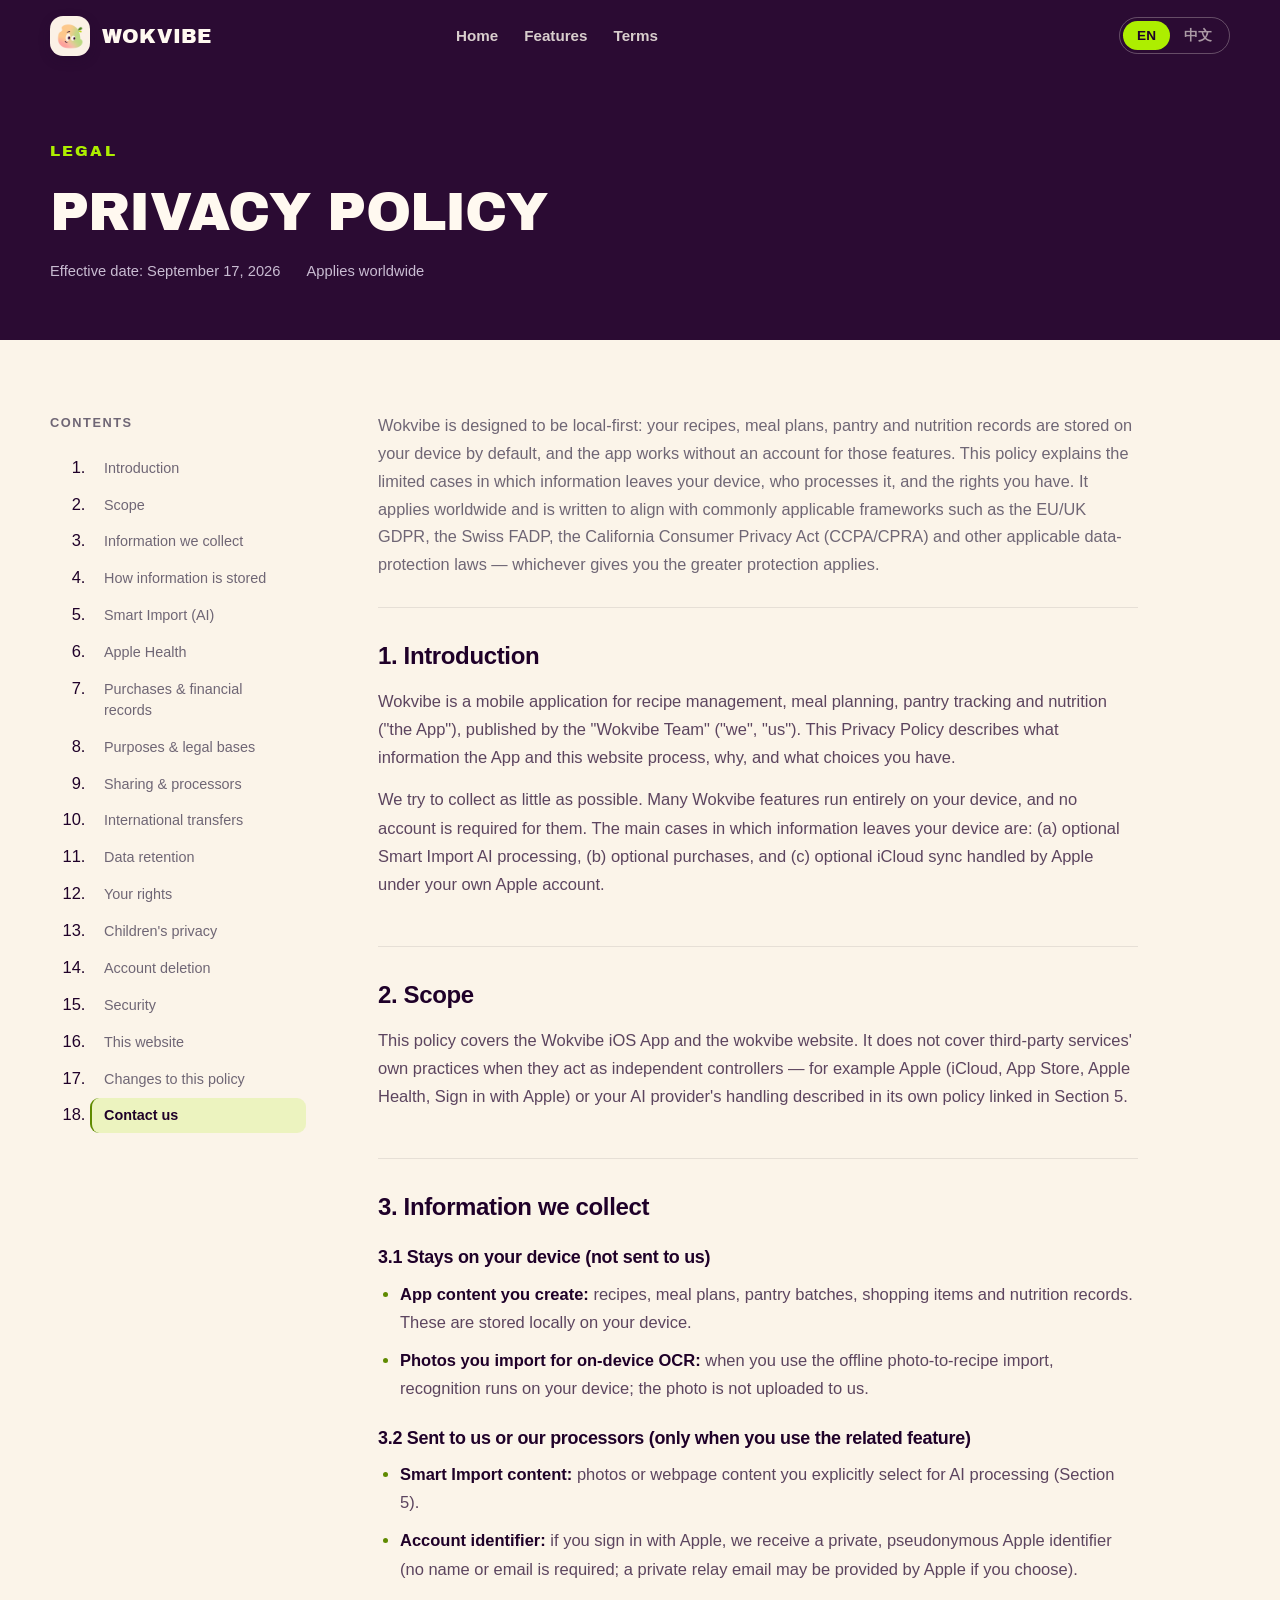
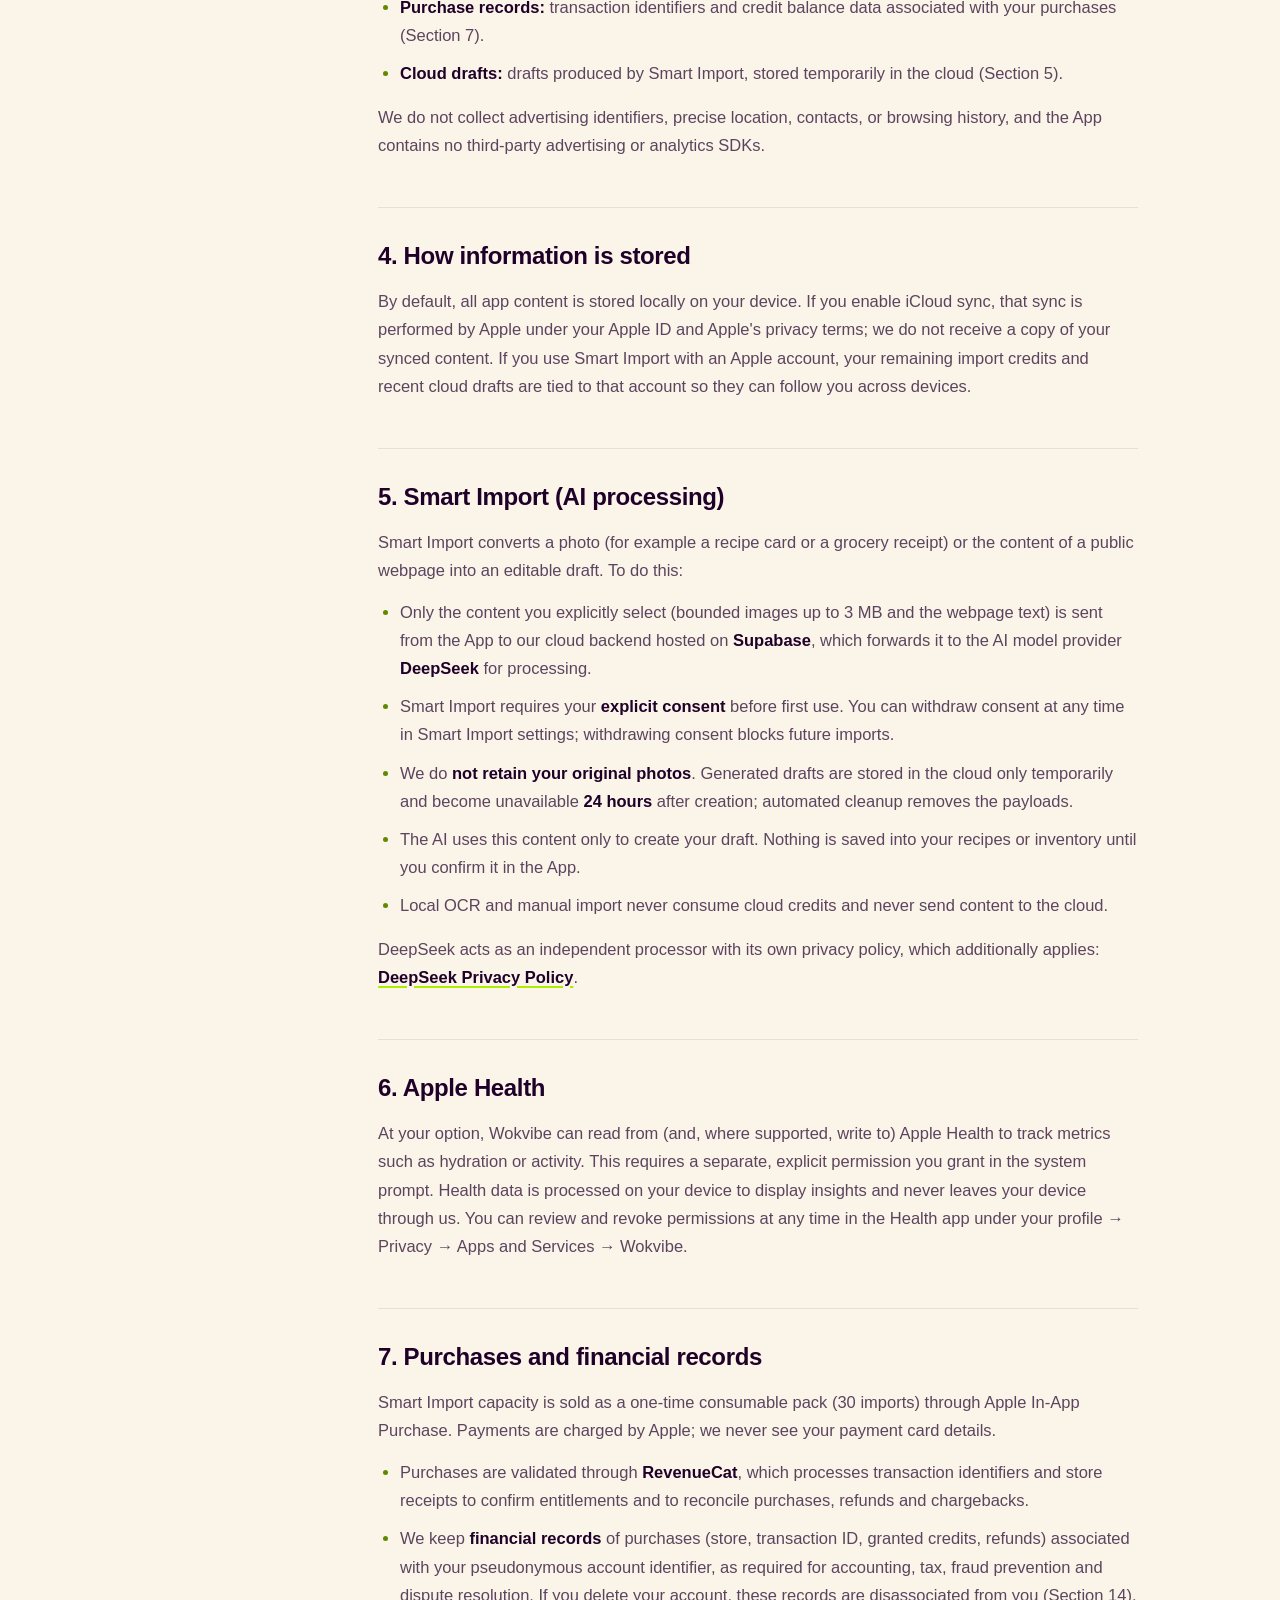
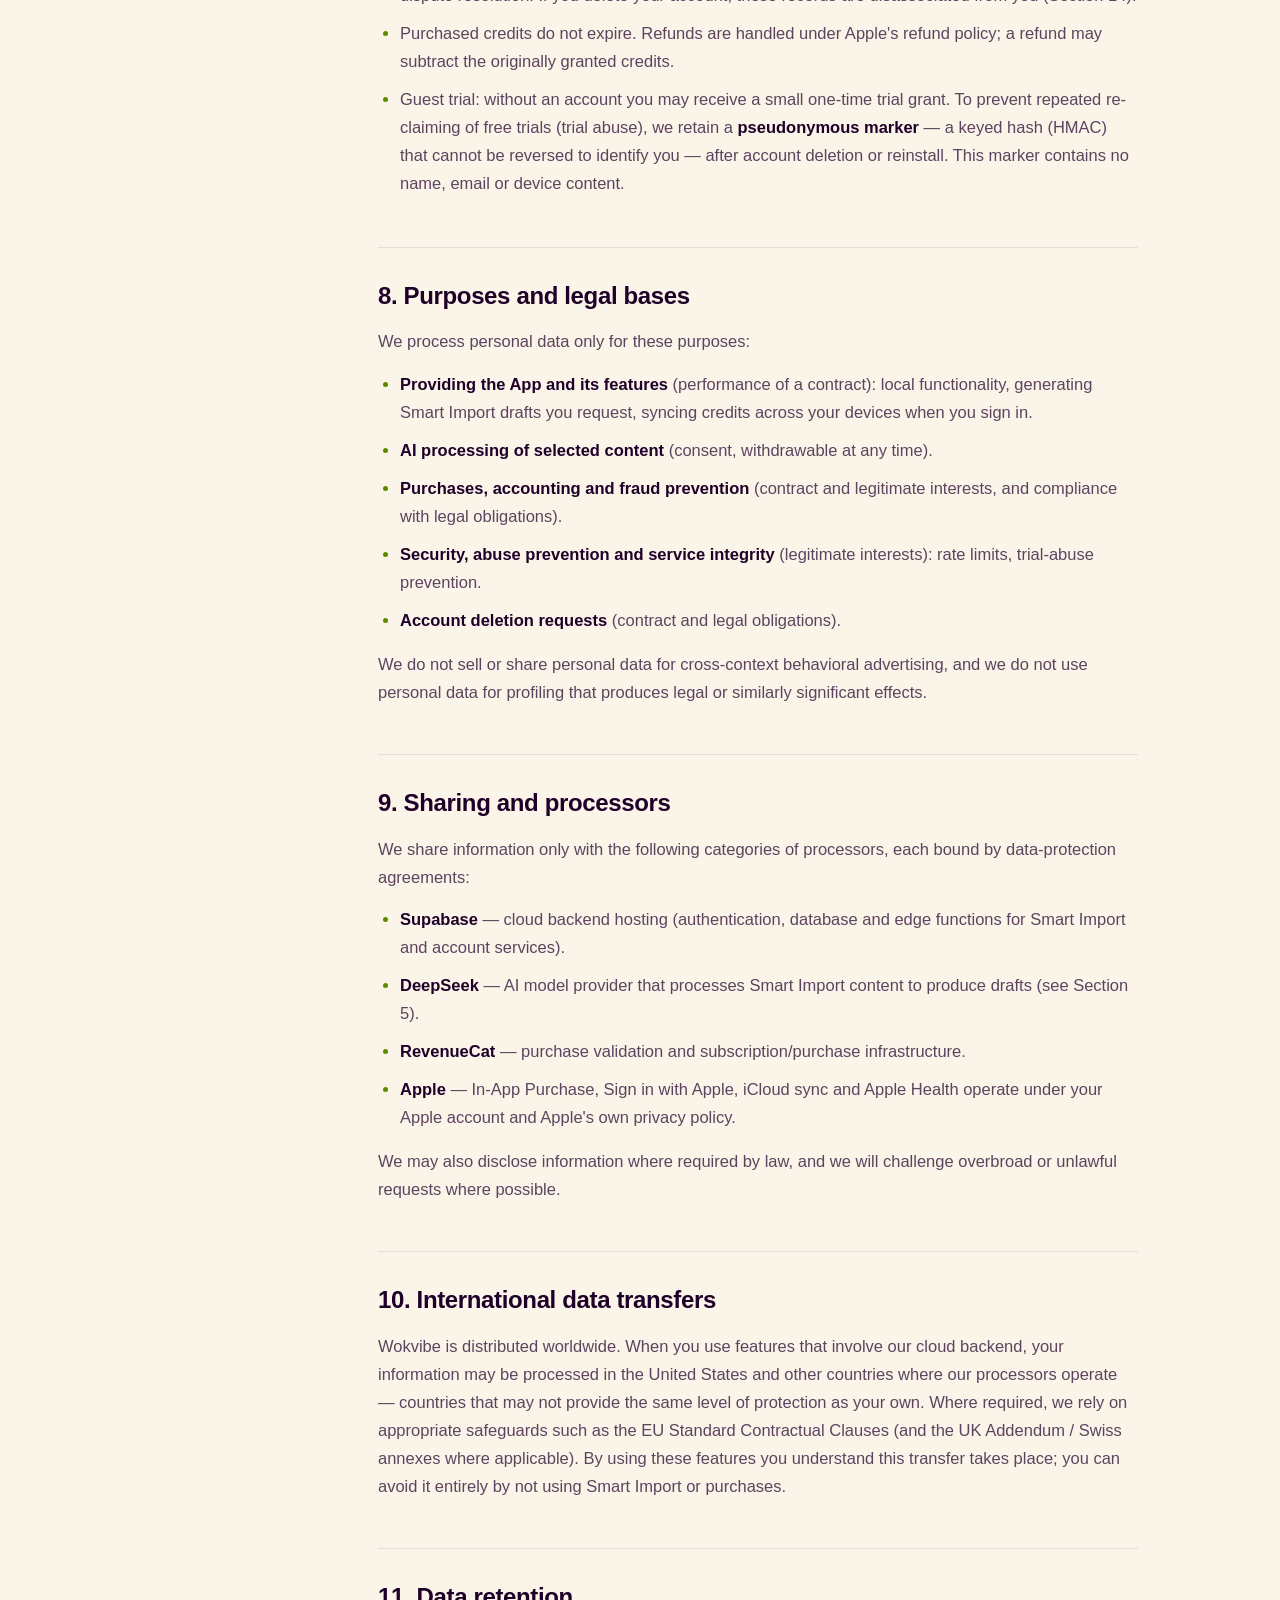
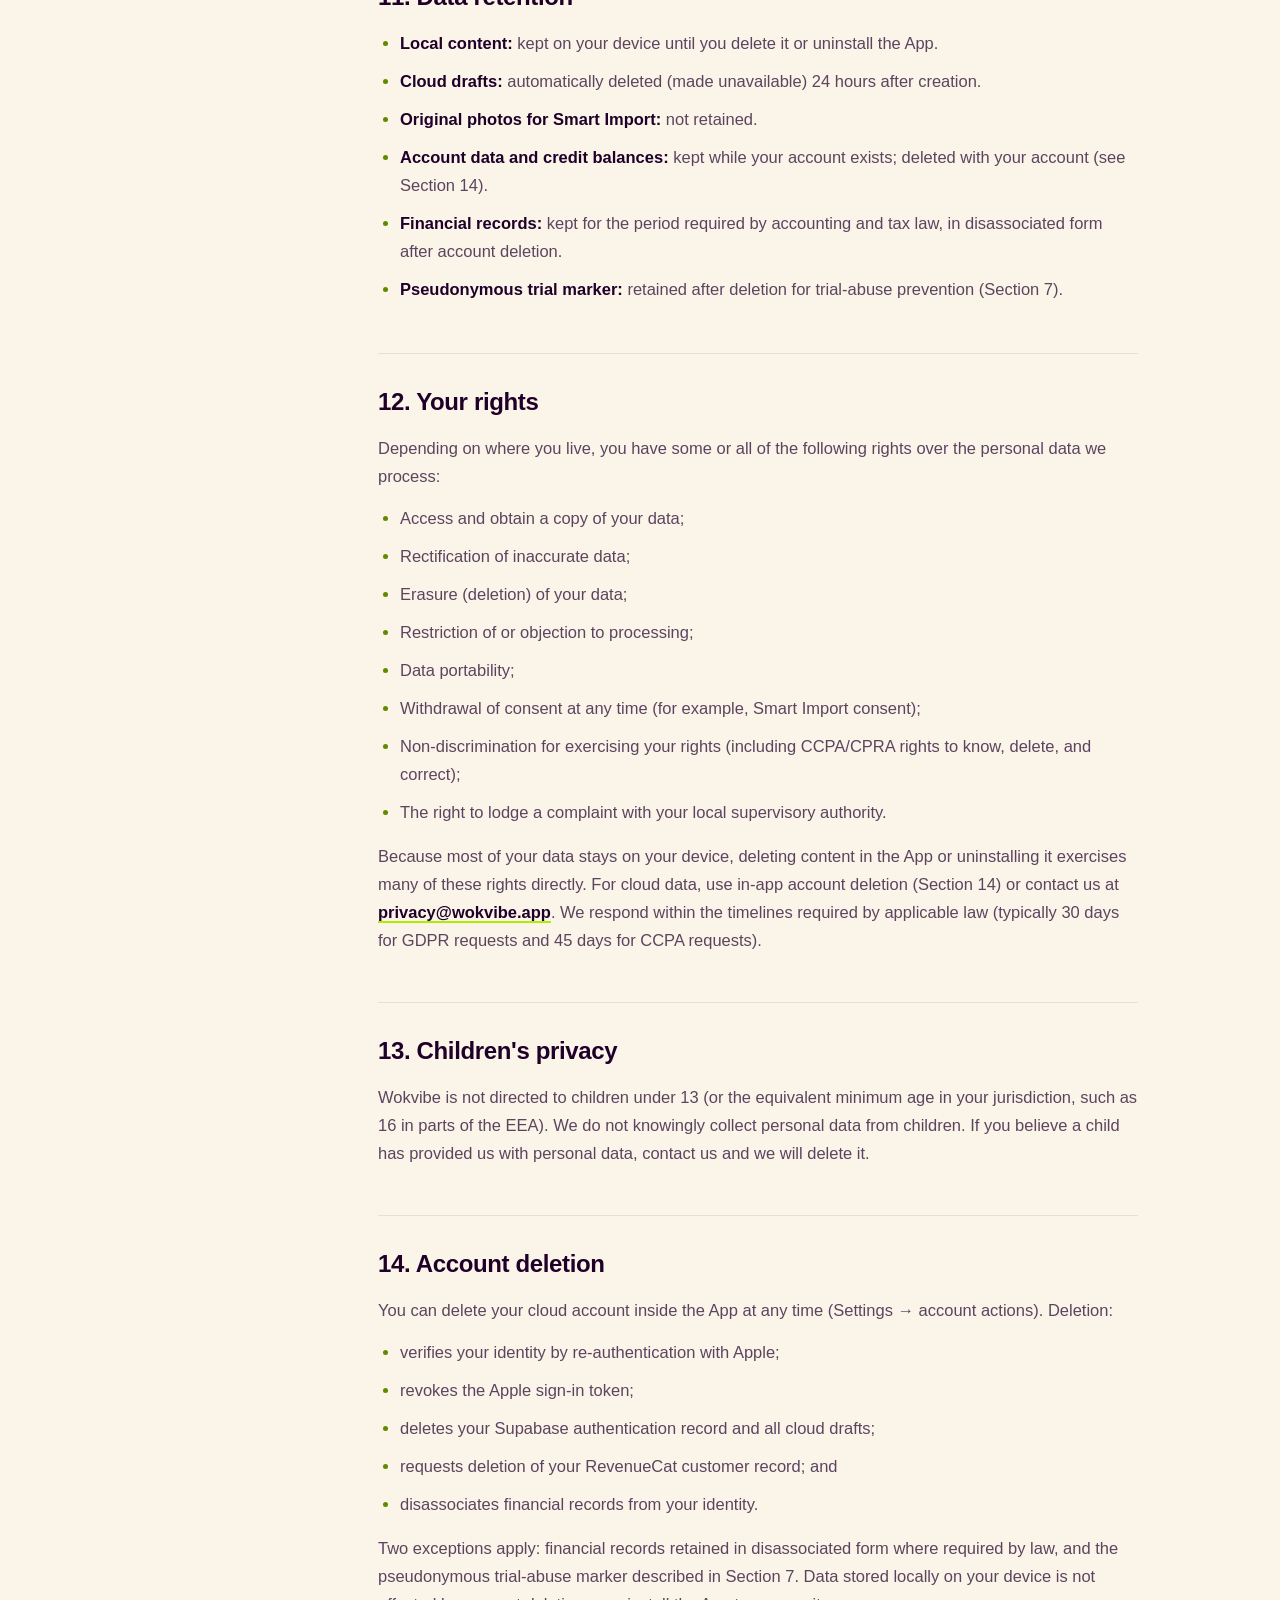
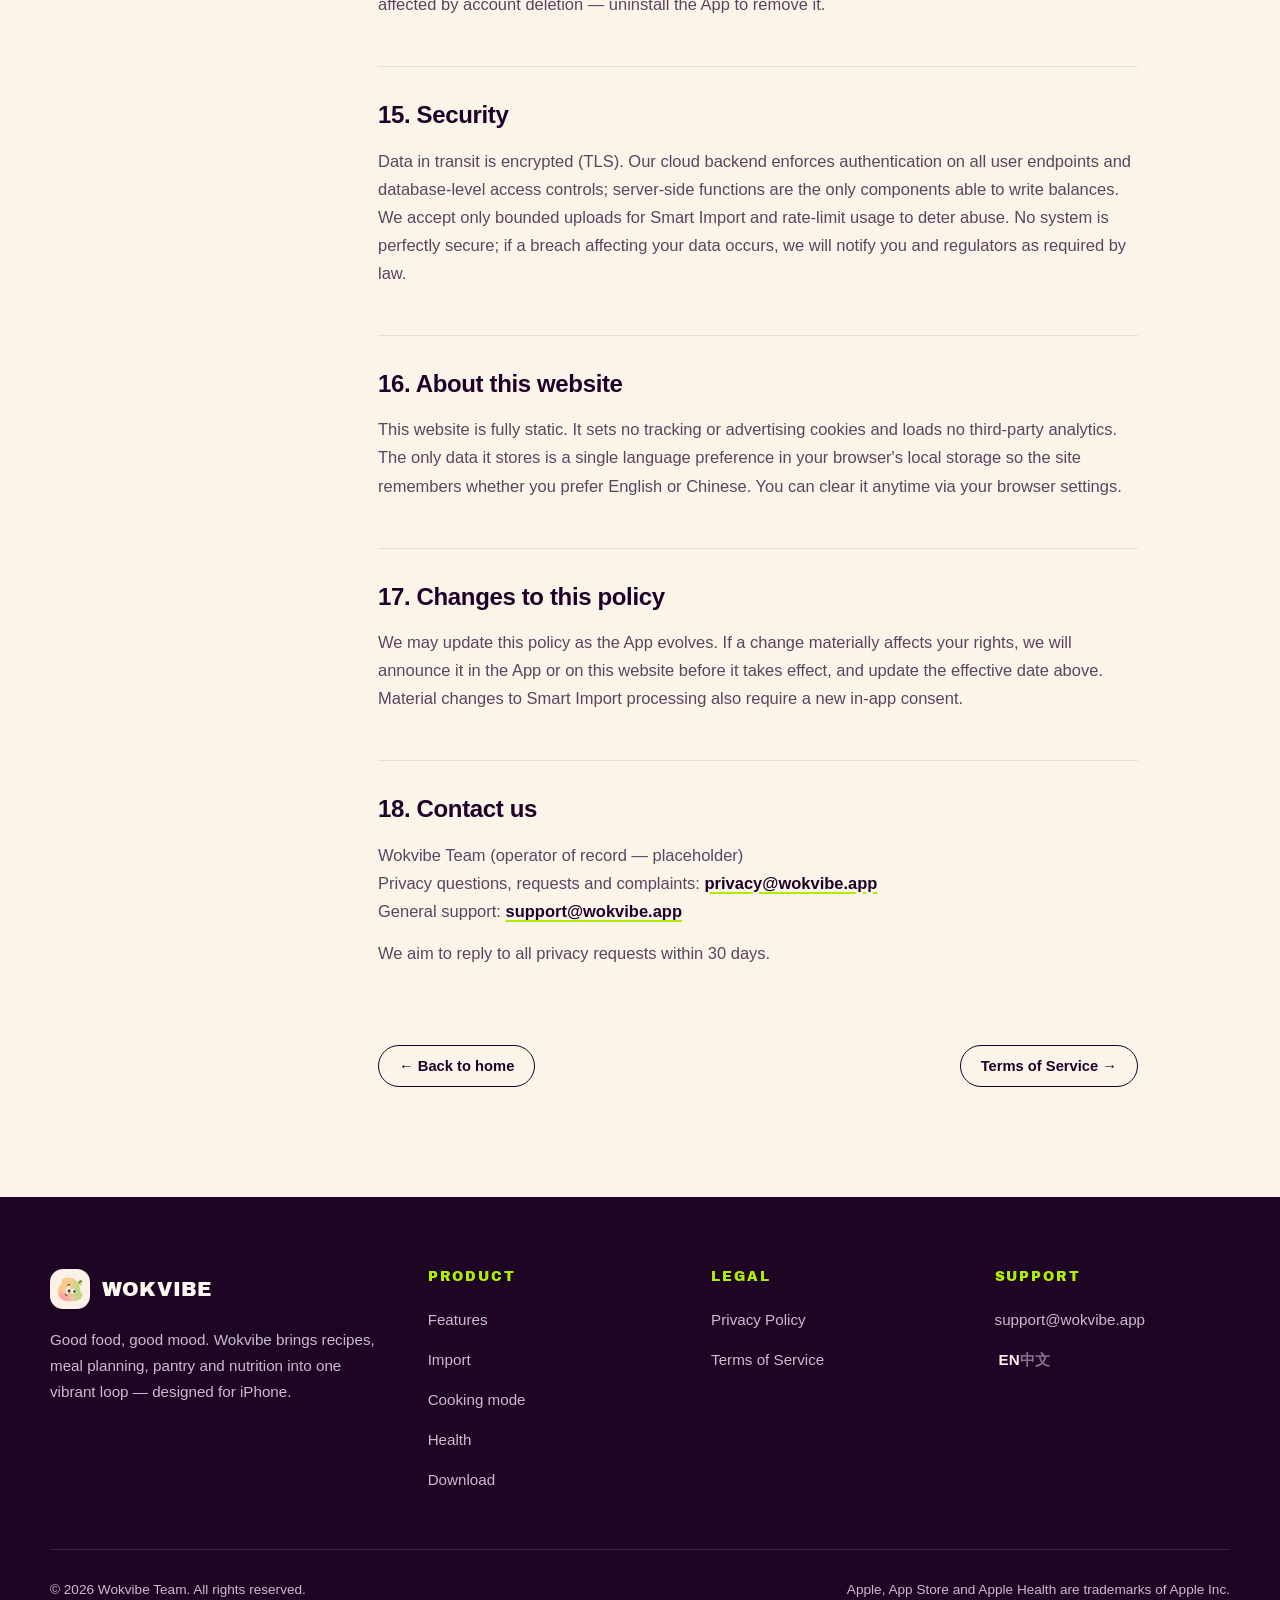
<file: privacy.html>
<!DOCTYPE html>
<html lang="en"
  data-title-en="Privacy Policy — Wokvibe"
  data-title-zh="隐私政策 — Wokvibe"
  data-desc-en="How Wokvibe collects, uses and protects your data: local-first storage, Smart Import AI processing, purchases, account deletion and your rights."
  data-desc-zh="Wokvibe 如何收集、使用与保护你的数据：本地优先存储、AI 智能导入、购买与账户删除，以及你享有的权利。">
<head>
  <meta charset="UTF-8">
  <meta name="viewport" content="width=device-width, initial-scale=1.0">
  <title>Privacy Policy — Wokvibe</title>
  <meta name="description" content="How Wokvibe collects, uses and protects your data: local-first storage, Smart Import AI processing, purchases, account deletion and your rights.">
  <link rel="icon" type="image/png" href="assets/img/favicon.png">
  <link rel="stylesheet" href="assets/css/main.css?v=5">
  <script>
    (function () {
      var l = null;
      try { l = localStorage.getItem("wokvibe-lang"); } catch (e) {}
      if (l !== "en" && l !== "zh") {
        l = ((navigator.languages && navigator.languages[0]) || navigator.language || "")
          .toLowerCase().indexOf("zh") === 0 ? "zh" : "en";
      }
      document.documentElement.setAttribute("data-lang", l);
    })();
  </script>
</head>
<body>
  <!-- PLACEHOLDERS: operator name "Wokvibe Team", emails privacy@wokvibe.app /
       support@wokvibe.app and the effective date below must be replaced with
       real values before launch. -->
  <a class="skip-link" href="#main"><span class="lang-en">Skip to content</span><span class="lang-zh">跳到正文</span></a>

  <header class="site-header on-dark">
    <div class="container header-inner">
      <a class="brand" href="index.html" aria-label="Wokvibe home">
        <span class="brand-badge"><img src="assets/img/favicon.png" alt="Wokvibe mascot" width="40" height="40"></span>
        <span>WOKVIBE</span>
      </a>
      <nav class="main-nav" aria-label="Primary">
        <a href="index.html"><span class="lang-en">Home</span><span class="lang-zh">首页</span></a>
        <a href="index.html#features"><span class="lang-en">Features</span><span class="lang-zh">功能</span></a>
        <a href="terms.html"><span class="lang-en">Terms</span><span class="lang-zh">条款</span></a>
      </nav>
      <div class="header-actions">
        <div class="lang-toggle" role="group" aria-label="Language / 语言">
          <button type="button" data-set-lang="en" aria-pressed="false">EN</button>
          <button type="button" data-set-lang="zh" aria-pressed="false">中文</button>
        </div>
      </div>
    </div>
  </header>

  <main id="main">
    <section class="doc-hero">
      <div class="container">
        <p class="eyebrow"><span class="lang-en">Legal</span><span class="lang-zh">法律文件</span></p>
        <h1>
          <span class="lang-en">Privacy Policy</span>
          <span class="lang-zh">隐私政策</span>
        </h1>
        <div class="doc-meta">
          <span><span class="lang-en">Effective date: September 17, 2026</span><span class="lang-zh">生效日期：2026 年 9 月 17 日</span></span>
          <span><span class="lang-en">Applies worldwide</span><span class="lang-zh">全球适用</span></span>
        </div>
      </div>
    </section>

    <div class="container doc-layout">
      <aside class="doc-toc" aria-label="Table of contents">
        <p class="toc-title"><span class="lang-en">Contents</span><span class="lang-zh">目录</span></p>
        <ol>
          <li><a href="#p-intro"><span class="lang-en">Introduction</span><span class="lang-zh">引言</span></a></li>
          <li><a href="#p-scope"><span class="lang-en">Scope</span><span class="lang-zh">适用范围</span></a></li>
          <li><a href="#p-collect"><span class="lang-en">Information we collect</span><span class="lang-zh">我们收集的信息</span></a></li>
          <li><a href="#p-storage"><span class="lang-en">How information is stored</span><span class="lang-zh">信息的存储</span></a></li>
          <li><a href="#p-ai"><span class="lang-en">Smart Import (AI)</span><span class="lang-zh">AI 智能导入</span></a></li>
          <li><a href="#p-health"><span class="lang-en">Apple Health</span><span class="lang-zh">Apple 健康</span></a></li>
          <li><a href="#p-purchases"><span class="lang-en">Purchases &amp; financial records</span><span class="lang-zh">购买与财务记录</span></a></li>
          <li><a href="#p-basis"><span class="lang-en">Purposes &amp; legal bases</span><span class="lang-zh">用途与法律基础</span></a></li>
          <li><a href="#p-sharing"><span class="lang-en">Sharing &amp; processors</span><span class="lang-zh">共享与处理者</span></a></li>
          <li><a href="#p-transfers"><span class="lang-en">International transfers</span><span class="lang-zh">国际数据传输</span></a></li>
          <li><a href="#p-retention"><span class="lang-en">Data retention</span><span class="lang-zh">数据保留</span></a></li>
          <li><a href="#p-rights"><span class="lang-en">Your rights</span><span class="lang-zh">你的权利</span></a></li>
          <li><a href="#p-children"><span class="lang-en">Children's privacy</span><span class="lang-zh">儿童隐私</span></a></li>
          <li><a href="#p-deletion"><span class="lang-en">Account deletion</span><span class="lang-zh">账户删除</span></a></li>
          <li><a href="#p-security"><span class="lang-en">Security</span><span class="lang-zh">安全</span></a></li>
          <li><a href="#p-website"><span class="lang-en">This website</span><span class="lang-zh">关于本网站</span></a></li>
          <li><a href="#p-changes"><span class="lang-en">Changes to this policy</span><span class="lang-zh">政策变更</span></a></li>
          <li><a href="#p-contact"><span class="lang-en">Contact us</span><span class="lang-zh">联系我们</span></a></li>
        </ol>
      </aside>

      <article class="doc-body">
        <p>
          <span class="lang-en">Wokvibe is designed to be local-first: your recipes, meal plans, pantry and nutrition records are stored on your device by default, and the app works without an account for those features. This policy explains the limited cases in which information leaves your device, who processes it, and the rights you have. It applies worldwide and is written to align with commonly applicable frameworks such as the EU/UK GDPR, the Swiss FADP, the California Consumer Privacy Act (CCPA/CPRA) and other applicable data-protection laws — whichever gives you the greater protection applies.</span>
          <span class="lang-zh">Wokvibe 采用本地优先设计：你的食谱、餐食计划、库存与营养记录默认保存在你的设备上，这些功能无需账户即可使用。本政策说明信息在哪些有限情况下会离开你的设备、由谁处理，以及你享有的权利。本政策在全球适用，并参照 EU/UK GDPR、瑞士 FADP、美国加州 CCPA/CPRA 等常见数据保护框架撰写——对你更有利的标准优先适用。</span>
        </p>

        <section class="policy-sec" id="p-intro">
          <h2><span class="lang-en">1. Introduction</span><span class="lang-zh">1. 引言</span></h2>
          <div class="lang-en">
            <p>Wokvibe is a mobile application for recipe management, meal planning, pantry tracking and nutrition ("the App"), published by the "Wokvibe Team" ("we", "us"). This Privacy Policy describes what information the App and this website process, why, and what choices you have.</p>
            <p>We try to collect as little as possible. Many Wokvibe features run entirely on your device, and no account is required for them. The main cases in which information leaves your device are: (a) optional Smart Import AI processing, (b) optional purchases, and (c) optional iCloud sync handled by Apple under your own Apple account.</p>
          </div>
          <div class="lang-zh">
            <p>Wokvibe 是一款用于食谱管理、餐食计划、库存跟踪与营养记录的移动应用（下称「本应用」），由「Wokvibe 团队」（下称「我们」）发布。本隐私政策说明本应用及本网站处理哪些信息、为何处理，以及你可以做出哪些选择。</p>
            <p>我们尽可能少收集数据。Wokvibe 的许多功能完全在你的设备上运行，且无需账户。信息离开你设备的主要情形包括：(a) 可选的 AI 智能导入处理；(b) 可选的应用内购买；(c) 由 Apple 在你自己的 Apple 账户下处理的可选 iCloud 同步。</p>
          </div>
        </section>

        <section class="policy-sec" id="p-scope">
          <h2><span class="lang-en">2. Scope</span><span class="lang-zh">2. 适用范围</span></h2>
          <div class="lang-en">
            <p>This policy covers the Wokvibe iOS App and the wokvibe website. It does not cover third-party services' own practices when they act as independent controllers — for example Apple (iCloud, App Store, Apple Health, Sign in with Apple) or your AI provider's handling described in its own policy linked in Section 5.</p>
          </div>
          <div class="lang-zh">
            <p>本政策适用于 Wokvibe iOS 应用与 Wokvibe 网站。当第三方服务作为独立控制者行事时（例如 Apple 的 iCloud、App Store、Apple 健康与「通过 Apple 登录」，或第 5 节所链接的 AI 提供商按其自身政策进行的处理），其自身实践不在本政策范围内。</p>
          </div>
        </section>

        <section class="policy-sec" id="p-collect">
          <h2><span class="lang-en">3. Information we collect</span><span class="lang-zh">3. 我们收集的信息</span></h2>
          <div class="lang-en">
            <h3>3.1 Stays on your device (not sent to us)</h3>
            <ul>
              <li><strong>App content you create:</strong> recipes, meal plans, pantry batches, shopping items and nutrition records. These are stored locally on your device.</li>
              <li><strong>Photos you import for on-device OCR:</strong> when you use the offline photo-to-recipe import, recognition runs on your device; the photo is not uploaded to us.</li>
            </ul>
            <h3>3.2 Sent to us or our processors (only when you use the related feature)</h3>
            <ul>
              <li><strong>Smart Import content:</strong> photos or webpage content you explicitly select for AI processing (Section 5).</li>
              <li><strong>Account identifier:</strong> if you sign in with Apple, we receive a private, pseudonymous Apple identifier (no name or email is required; a private relay email may be provided by Apple if you choose).</li>
              <li><strong>Purchase records:</strong> transaction identifiers and credit balance data associated with your purchases (Section 7).</li>
              <li><strong>Cloud drafts:</strong> drafts produced by Smart Import, stored temporarily in the cloud (Section 5).</li>
            </ul>
            <p>We do not collect advertising identifiers, precise location, contacts, or browsing history, and the App contains no third-party advertising or analytics SDKs.</p>
          </div>
          <div class="lang-zh">
            <h3>3.1 仅保存在你的设备上（不会发送给我们）</h3>
            <ul>
              <li><strong>你创建的应用内容：</strong>食谱、餐食计划、库存批次、采购项与营养记录，均保存在你设备的本地存储中。</li>
              <li><strong>用于本机 OCR 的照片：</strong>使用离线拍照导入食谱时，识别在你的设备上完成；照片不会上传给我们。</li>
            </ul>
            <h3>3.2 发送给我们或我们的处理者（仅在你使用相应功能时）</h3>
            <ul>
              <li><strong>智能导入内容：</strong>你明确选择进行 AI 处理的照片或网页内容（见第 5 节）。</li>
              <li><strong>账户标识符：</strong>使用「通过 Apple 登录」时，我们只会收到一个私密、假名化的 Apple 标识符（不需要姓名或邮箱；如你选择，Apple 可提供私密转发邮箱）。</li>
              <li><strong>购买记录：</strong>与你的购买相关联的交易标识符与积分余额数据（见第 7 节）。</li>
              <li><strong>云端草稿：</strong>智能导入生成的草稿，会临时存储在云端（见第 5 节）。</li>
            </ul>
            <p>我们不收集广告标识符、精确位置、通讯录或浏览历史；应用内不包含任何第三方广告或统计 SDK。</p>
          </div>
        </section>

        <section class="policy-sec" id="p-storage">
          <h2><span class="lang-en">4. How information is stored</span><span class="lang-zh">4. 信息的存储</span></h2>
          <div class="lang-en">
            <p>By default, all app content is stored locally on your device. If you enable iCloud sync, that sync is performed by Apple under your Apple ID and Apple's privacy terms; we do not receive a copy of your synced content. If you use Smart Import with an Apple account, your remaining import credits and recent cloud drafts are tied to that account so they can follow you across devices.</p>
          </div>
          <div class="lang-zh">
            <p>默认情况下，所有应用内容均保存在你的设备本地。启用 iCloud 同步后，同步由 Apple 在你的 Apple ID 与 Apple 隐私条款下完成；我们不会获得你所同步内容的副本。若你在登录 Apple 账户后使用智能导入，剩余导入积分与最近的云端草稿会与该账户关联，以便跨设备使用。</p>
          </div>
        </section>

        <section class="policy-sec" id="p-ai">
          <h2><span class="lang-en">5. Smart Import (AI processing)</span><span class="lang-zh">5. AI 智能导入</span></h2>
          <div class="lang-en">
            <p>Smart Import converts a photo (for example a recipe card or a grocery receipt) or the content of a public webpage into an editable draft. To do this:</p>
            <ul>
              <li>Only the content you explicitly select (bounded images up to 3&nbsp;MB and the webpage text) is sent from the App to our cloud backend hosted on <strong>Supabase</strong>, which forwards it to the AI model provider <strong>DeepSeek</strong> for processing.</li>
              <li>Smart Import requires your <strong>explicit consent</strong> before first use. You can withdraw consent at any time in Smart Import settings; withdrawing consent blocks future imports.</li>
              <li>We do <strong>not retain your original photos</strong>. Generated drafts are stored in the cloud only temporarily and become unavailable <strong>24 hours</strong> after creation; automated cleanup removes the payloads.</li>
              <li>The AI uses this content only to create your draft. Nothing is saved into your recipes or inventory until you confirm it in the App.</li>
              <li>Local OCR and manual import never consume cloud credits and never send content to the cloud.</li>
            </ul>
            <p>DeepSeek acts as an independent processor with its own privacy policy, which additionally applies: <a href="https://cdn.deepseek.com/policies/en-US/deepseek-privacy-policy.html" rel="noopener nofollow" target="_blank">DeepSeek Privacy Policy</a>.</p>
          </div>
          <div class="lang-zh">
            <p>智能导入可将照片（例如食谱卡片或采购小票）或公开网页的内容转换为可编辑草稿。为此：</p>
            <ul>
              <li>只有你明确选择的内容（不超过 3&nbsp;MB 的图片与网页文本）会从应用发送至托管在 <strong>Supabase</strong> 上的云端后端，再由其转发给 AI 模型提供商 <strong>DeepSeek</strong> 进行处理。</li>
              <li>智能导入在首次使用前需要你的<strong>明确同意</strong>。你可以随时在智能导入设置中撤回同意；撤回后将阻止后续导入。</li>
              <li>我们<strong>不会保留你的原始照片</strong>。生成的草稿仅临时存储于云端，并在创建 <strong>24 小时</strong>后失效；自动清理任务会删除相关数据。</li>
              <li>AI 仅将这些内容用于生成你的草稿；在你于应用中确认之前，任何内容都不会写入你的食谱或库存。</li>
              <li>本地 OCR 与手动导入不消耗云端积分，也不会向云端发送内容。</li>
            </ul>
            <p>DeepSeek 作为独立处理者运营，其自身隐私政策同样适用：<a href="https://cdn.deepseek.com/policies/en-US/deepseek-privacy-policy.html" rel="noopener nofollow" target="_blank">DeepSeek 隐私政策</a>。</p>
          </div>
        </section>

        <section class="policy-sec" id="p-health">
          <h2><span class="lang-en">6. Apple Health</span><span class="lang-zh">6. Apple 健康</span></h2>
          <div class="lang-en">
            <p>At your option, Wokvibe can read from (and, where supported, write to) Apple Health to track metrics such as hydration or activity. This requires a separate, explicit permission you grant in the system prompt. Health data is processed on your device to display insights and never leaves your device through us. You can review and revoke permissions at any time in the Health app under your profile → Privacy → Apps and Services → Wokvibe.</p>
          </div>
          <div class="lang-zh">
            <p>你可以选择让 Wokvibe 读取（并在支持时写入）Apple 健康数据，以跟踪饮水、活动等指标。这需要你在系统弹窗中单独授予明确权限。健康数据仅在你的设备上处理并用于展示洞察，不会经由我们离开你的设备。你可以随时在「健康」App 的个人头像 → 隐私 → App 与服务 → Wokvibe 中查看并撤销相关权限。</p>
          </div>
        </section>

        <section class="policy-sec" id="p-purchases">
          <h2><span class="lang-en">7. Purchases and financial records</span><span class="lang-zh">7. 购买与财务记录</span></h2>
          <div class="lang-en">
            <p>Smart Import capacity is sold as a one-time consumable pack (30 imports) through Apple In-App Purchase. Payments are charged by Apple; we never see your payment card details.</p>
            <ul>
              <li>Purchases are validated through <strong>RevenueCat</strong>, which processes transaction identifiers and store receipts to confirm entitlements and to reconcile purchases, refunds and chargebacks.</li>
              <li>We keep <strong>financial records</strong> of purchases (store, transaction ID, granted credits, refunds) associated with your pseudonymous account identifier, as required for accounting, tax, fraud prevention and dispute resolution. If you delete your account, these records are disassociated from you (Section 14).</li>
              <li>Purchased credits do not expire. Refunds are handled under Apple's refund policy; a refund may subtract the originally granted credits.</li>
              <li>Guest trial: without an account you may receive a small one-time trial grant. To prevent repeated re-claiming of free trials (trial abuse), we retain a <strong>pseudonymous marker</strong> — a keyed hash (HMAC) that cannot be reversed to identify you — after account deletion or reinstall. This marker contains no name, email or device content.</li>
            </ul>
          </div>
          <div class="lang-zh">
            <p>智能导入额度以一次性消耗型礼包（30 次导入）的形式通过 Apple 应用内购销售。款项由 Apple 收取；我们不会接触你的支付卡信息。</p>
            <ul>
              <li>购买通过 <strong>RevenueCat</strong> 校验；其处理交易标识符与商店收据，用于确认权益以及对账、退款与拒付处理。</li>
              <li>我们会保存与你的假名化账户标识符相关联的购买<strong>财务记录</strong>（商店、交易 ID、发放积分、退款），以满足会计、税务、防欺诈与争议处理要求。删除账户后，这些记录将与你的身份解除关联（见第 14 节）。</li>
              <li>所购积分永久有效，不会过期。退款按 Apple 退款政策处理；退款可能相应扣减最初发放的积分。</li>
              <li>游客试用：未登录账户时你可能获得少量一次性试用额度。为防止反复重新领取免费试用（试用滥用），在删除账户或重装应用后，我们会保留一个<strong>假名化标记</strong>——即无法逆向识别你身份的带密钥散列值（HMAC）。该标记不含姓名、邮箱或设备内容。</li>
            </ul>
          </div>
        </section>

        <section class="policy-sec" id="p-basis">
          <h2><span class="lang-en">8. Purposes and legal bases</span><span class="lang-zh">8. 用途与法律基础</span></h2>
          <div class="lang-en">
            <p>We process personal data only for these purposes:</p>
            <ul>
              <li><strong>Providing the App and its features</strong> (performance of a contract): local functionality, generating Smart Import drafts you request, syncing credits across your devices when you sign in.</li>
              <li><strong>AI processing of selected content</strong> (consent, withdrawable at any time).</li>
              <li><strong>Purchases, accounting and fraud prevention</strong> (contract and legitimate interests, and compliance with legal obligations).</li>
              <li><strong>Security, abuse prevention and service integrity</strong> (legitimate interests): rate limits, trial-abuse prevention.</li>
              <li><strong>Account deletion requests</strong> (contract and legal obligations).</li>
            </ul>
            <p>We do not sell or share personal data for cross-context behavioral advertising, and we do not use personal data for profiling that produces legal or similarly significant effects.</p>
          </div>
          <div class="lang-zh">
            <p>我们仅出于以下目的处理个人数据：</p>
            <ul>
              <li><strong>提供本应用及其功能</strong>（履行合同所必需）：本地功能、生成你请求的智能导入草稿、登录后跨设备同步积分。</li>
              <li><strong>对所选内容的 AI 处理</strong>（基于同意，可随时撤回）。</li>
              <li><strong>购买、会计与防欺诈</strong>（履行合同、正当利益，以及履行法律义务）。</li>
              <li><strong>安全、滥用防范与服务完整性</strong>（正当利益）：频率限制、试用滥用防范。</li>
              <li><strong>处理账户删除请求</strong>（履行合同与法律义务）。</li>
            </ul>
            <p>我们不会出售个人数据，也不会为跨场景行为广告而共享个人数据；不会将个人数据用于可能产生法律或类似重大影响的人物画像。</p>
          </div>
        </section>

        <section class="policy-sec" id="p-sharing">
          <h2><span class="lang-en">9. Sharing and processors</span><span class="lang-zh">9. 共享与处理者</span></h2>
          <div class="lang-en">
            <p>We share information only with the following categories of processors, each bound by data-protection agreements:</p>
            <ul>
              <li><strong>Supabase</strong> — cloud backend hosting (authentication, database and edge functions for Smart Import and account services).</li>
              <li><strong>DeepSeek</strong> — AI model provider that processes Smart Import content to produce drafts (see Section 5).</li>
              <li><strong>RevenueCat</strong> — purchase validation and subscription/purchase infrastructure.</li>
              <li><strong>Apple</strong> — In-App Purchase, Sign in with Apple, iCloud sync and Apple Health operate under your Apple account and Apple's own privacy policy.</li>
            </ul>
            <p>We may also disclose information where required by law, and we will challenge overbroad or unlawful requests where possible.</p>
          </div>
          <div class="lang-zh">
            <p>我们仅与以下类别的处理者共享信息，且均受数据处理协议约束：</p>
            <ul>
              <li><strong>Supabase</strong>——云后端托管（认证、数据库，以及支撑智能导入与账户服务的边缘函数）。</li>
              <li><strong>DeepSeek</strong>——AI 模型提供商，处理智能导入内容以生成草稿（见第 5 节）。</li>
              <li><strong>RevenueCat</strong>——购买校验与购买基础设施。</li>
              <li><strong>Apple</strong>——应用内购、通过 Apple 登录、iCloud 同步与 Apple 健康均在你自己的 Apple 账户与 Apple 隐私政策下运行。</li>
            </ul>
            <p>在法律要求时，我们也可能依法披露信息；对于过度宽泛或非法的请求，我们将在可行范围内提出异议。</p>
          </div>
        </section>

        <section class="policy-sec" id="p-transfers">
          <h2><span class="lang-en">10. International data transfers</span><span class="lang-zh">10. 国际数据传输</span></h2>
          <div class="lang-en">
            <p>Wokvibe is distributed worldwide. When you use features that involve our cloud backend, your information may be processed in the United States and other countries where our processors operate — countries that may not provide the same level of protection as your own. Where required, we rely on appropriate safeguards such as the EU Standard Contractual Clauses (and the UK Addendum / Swiss annexes where applicable). By using these features you understand this transfer takes place; you can avoid it entirely by not using Smart Import or purchases.</p>
          </div>
          <div class="lang-zh">
            <p>Wokvibe 面向全球分发。当你使用涉及我们云后端的功能时，你的信息可能在我们处理者所在的美国及其他国家/地区被处理——这些地区的保护水平可能与你所在地不同。在需要时，我们依赖适当的保障措施，例如欧盟标准合同条款（以及适用的英国附录/瑞士附件）。使用这些功能即表示你理解会发生上述传输；你也可以完全不使用智能导入与购买功能来避免此类传输。</p>
          </div>
        </section>

        <section class="policy-sec" id="p-retention">
          <h2><span class="lang-en">11. Data retention</span><span class="lang-zh">11. 数据保留</span></h2>
          <div class="lang-en">
            <ul>
              <li><strong>Local content:</strong> kept on your device until you delete it or uninstall the App.</li>
              <li><strong>Cloud drafts:</strong> automatically deleted (made unavailable) 24 hours after creation.</li>
              <li><strong>Original photos for Smart Import:</strong> not retained.</li>
              <li><strong>Account data and credit balances:</strong> kept while your account exists; deleted with your account (see Section 14).</li>
              <li><strong>Financial records:</strong> kept for the period required by accounting and tax law, in disassociated form after account deletion.</li>
              <li><strong>Pseudonymous trial marker:</strong> retained after deletion for trial-abuse prevention (Section 7).</li>
            </ul>
          </div>
          <div class="lang-zh">
            <ul>
              <li><strong>本地内容：</strong>保存在你的设备上，直至你删除或卸载本应用。</li>
              <li><strong>云端草稿：</strong>创建 24 小时后自动删除（失效）。</li>
              <li><strong>智能导入的原始照片：</strong>不予保留。</li>
              <li><strong>账户数据与积分余额：</strong>账户存续期间保留；随账户删除而删除（见第 14 节）。</li>
              <li><strong>财务记录：</strong>按会计与税务法律要求的期限保留；账户删除后以解除关联的形式保存。</li>
              <li><strong>假名化试用标记：</strong>删除后为防止试用滥用而保留（见第 7 节）。</li>
            </ul>
          </div>
        </section>

        <section class="policy-sec" id="p-rights">
          <h2><span class="lang-en">12. Your rights</span><span class="lang-zh">12. 你的权利</span></h2>
          <div class="lang-en">
            <p>Depending on where you live, you have some or all of the following rights over the personal data we process:</p>
            <ul>
              <li>Access and obtain a copy of your data;</li>
              <li>Rectification of inaccurate data;</li>
              <li>Erasure (deletion) of your data;</li>
              <li>Restriction of or objection to processing;</li>
              <li>Data portability;</li>
              <li>Withdrawal of consent at any time (for example, Smart Import consent);</li>
              <li>Non-discrimination for exercising your rights (including CCPA/CPRA rights to know, delete, and correct);</li>
              <li>The right to lodge a complaint with your local supervisory authority.</li>
            </ul>
            <p>Because most of your data stays on your device, deleting content in the App or uninstalling it exercises many of these rights directly. For cloud data, use in-app account deletion (Section 14) or contact us at <a href="mailto:privacy@wokvibe.app">privacy@wokvibe.app</a>. We respond within the timelines required by applicable law (typically 30 days for GDPR requests and 45 days for CCPA requests).</p>
          </div>
          <div class="lang-zh">
            <p>根据你所在地区，你对我们处理的个人数据享有以下部分或全部权利：</p>
            <ul>
              <li>访问并获取你的数据副本；</li>
              <li>更正不准确的数据；</li>
              <li>删除（抹除）你的数据；</li>
              <li>限制处理或反对处理；</li>
              <li>数据可携带；</li>
              <li>随时撤回同意（例如智能导入的同意）；</li>
              <li>因行使权利而不受歧视（包括 CCPA/CPRA 下的知情、删除与更正权）；</li>
              <li>向当地监管机构投诉的权利。</li>
            </ul>
            <p>由于你的大部分数据保存在你自己的设备上，在应用内删除内容或卸载应用即可直接行使其中许多权利。对于云端数据，请使用应用内账户删除（见第 14 节），或发送邮件至 <a href="mailto:privacy@wokvibe.app">privacy@wokvibe.app</a>。我们将在适用法律要求的期限内答复（GDPR 请求通常为 30 天，CCPA 请求通常为 45 天）。</p>
          </div>
        </section>

        <section class="policy-sec" id="p-children">
          <h2><span class="lang-en">13. Children's privacy</span><span class="lang-zh">13. 儿童隐私</span></h2>
          <div class="lang-en">
            <p>Wokvibe is not directed to children under 13 (or the equivalent minimum age in your jurisdiction, such as 16 in parts of the EEA). We do not knowingly collect personal data from children. If you believe a child has provided us with personal data, contact us and we will delete it.</p>
          </div>
          <div class="lang-zh">
            <p>Wokvibe 不面向 13 岁以下（或你所在司法辖区同等最低年龄，例如欧洲经济区部分地区的 16 岁）的儿童。我们不会在知情情况下收集儿童的个人数据。如你认为某位儿童向我们提供了个人数据，请与我们联系，我们将予以删除。</p>
          </div>
        </section>

        <section class="policy-sec" id="p-deletion">
          <h2><span class="lang-en">14. Account deletion</span><span class="lang-zh">14. 账户删除</span></h2>
          <div class="lang-en">
            <p>You can delete your cloud account inside the App at any time (Settings → account actions). Deletion:</p>
            <ul>
              <li>verifies your identity by re-authentication with Apple;</li>
              <li>revokes the Apple sign-in token;</li>
              <li>deletes your Supabase authentication record and all cloud drafts;</li>
              <li>requests deletion of your RevenueCat customer record; and</li>
              <li>disassociates financial records from your identity.</li>
            </ul>
            <p>Two exceptions apply: financial records retained in disassociated form where required by law, and the pseudonymous trial-abuse marker described in Section 7. Data stored locally on your device is not affected by account deletion — uninstall the App to remove it.</p>
          </div>
          <div class="lang-zh">
            <p>你可以随时在应用内删除云端账户（设置 → 账户操作）。删除流程将：</p>
            <ul>
              <li>通过 Apple 重新认证以核验你的身份；</li>
              <li>撤销 Apple 登录令牌；</li>
              <li>删除你在 Supabase 的认证记录与全部云端草稿；</li>
              <li>请求删除你的 RevenueCat 客户记录；</li>
              <li>将财务记录与你的身份解除关联。</li>
            </ul>
            <p>存在两个例外：法律要求以解除关联形式保留的财务记录，以及第 7 节所述的假名化试用滥用标记。账户删除不影响保存在你设备本地的数据——卸载应用即可将其移除。</p>
          </div>
        </section>

        <section class="policy-sec" id="p-security">
          <h2><span class="lang-en">15. Security</span><span class="lang-zh">15. 安全</span></h2>
          <div class="lang-en">
            <p>Data in transit is encrypted (TLS). Our cloud backend enforces authentication on all user endpoints and database-level access controls; server-side functions are the only components able to write balances. We accept only bounded uploads for Smart Import and rate-limit usage to deter abuse. No system is perfectly secure; if a breach affecting your data occurs, we will notify you and regulators as required by law.</p>
          </div>
          <div class="lang-zh">
            <p>传输中的数据经过加密（TLS）。我们的云后端对所有用户端点强制认证，并实施数据库级访问控制；只有服务端函数可以写入积分余额。智能导入仅接受有限大小的上传，并通过频率限制防止滥用。任何系统都无法做到绝对安全；若发生影响你数据的安全事件，我们将依法向你及监管机构发出通知。</p>
          </div>
        </section>

        <section class="policy-sec" id="p-website">
          <h2><span class="lang-en">16. About this website</span><span class="lang-zh">16. 关于本网站</span></h2>
          <div class="lang-en">
            <p>This website is fully static. It sets no tracking or advertising cookies and loads no third-party analytics. The only data it stores is a single language preference in your browser's local storage so the site remembers whether you prefer English or Chinese. You can clear it anytime via your browser settings.</p>
          </div>
          <div class="lang-zh">
            <p>本网站为纯静态站点：不设置任何跟踪或广告 Cookie，也不加载第三方统计。唯一存储的数据是浏览器 localStorage 中的一项语言偏好，用于记住你选择中文还是英文。你可以随时通过浏览器设置清除该数据。</p>
          </div>
        </section>

        <section class="policy-sec" id="p-changes">
          <h2><span class="lang-en">17. Changes to this policy</span><span class="lang-zh">17. 政策变更</span></h2>
          <div class="lang-en">
            <p>We may update this policy as the App evolves. If a change materially affects your rights, we will announce it in the App or on this website before it takes effect, and update the effective date above. Material changes to Smart Import processing also require a new in-app consent.</p>
          </div>
          <div class="lang-zh">
            <p>随着本应用的演进，我们可能更新本政策。如变更实质性影响你的权利，我们会在生效前通过应用或本网站公告，并更新上方的生效日期。对智能导入处理的实质性变更还需在应用内重新取得你的同意。</p>
          </div>
        </section>

        <section class="policy-sec" id="p-contact">
          <h2><span class="lang-en">18. Contact us</span><span class="lang-zh">18. 联系我们</span></h2>
          <div class="lang-en">
            <p>Wokvibe Team (operator of record — placeholder)<br>
            Privacy questions, requests and complaints: <a href="mailto:privacy@wokvibe.app">privacy@wokvibe.app</a><br>
            General support: <a href="mailto:support@wokvibe.app">support@wokvibe.app</a></p>
            <p>We aim to reply to all privacy requests within 30 days.</p>
          </div>
          <div class="lang-zh">
            <p>Wokvibe 团队（运营主体——占位符，上线前替换）<br>
            隐私问题、请求与投诉：<a href="mailto:privacy@wokvibe.app">privacy@wokvibe.app</a><br>
            一般支持：<a href="mailto:support@wokvibe.app">support@wokvibe.app</a></p>
            <p>我们的目标是在 30 天内回复所有隐私请求。</p>
          </div>
        </section>

        <div class="doc-bottom-nav">
          <a class="btn btn-ghost btn-sm" href="index.html"><span class="lang-en">← Back to home</span><span class="lang-zh">← 返回首页</span></a>
          <a class="btn btn-ghost btn-sm" href="terms.html"><span class="lang-en">Terms of Service →</span><span class="lang-zh">服务政策（条款）→</span></a>
        </div>
      </article>
    </div>
  </main>

  <footer class="site-footer">
    <div class="container">
      <div class="footer-grid">
        <div class="footer-brand">
          <a class="brand" href="index.html" aria-label="Wokvibe home">
            <span class="brand-badge"><img src="assets/img/favicon.png" alt="" width="40" height="40"></span>
            <span>WOKVIBE</span>
          </a>
          <p><span class="lang-en">Good food, good mood. Wokvibe brings recipes, meal planning, pantry and nutrition into one vibrant loop — designed for iPhone.</span><span class="lang-zh">好饭菜，好心情。Wokvibe 把食谱、餐食计划、库存与营养串成一条鲜活闭环——为 iPhone 而设计。</span></p>
        </div>
        <div class="footer-col">
          <h4><span class="lang-en">Product</span><span class="lang-zh">产品</span></h4>
          <ul>
            <li><a href="index.html#features"><span class="lang-en">Features</span><span class="lang-zh">功能</span></a></li>
            <li><a href="index.html#import"><span class="lang-en">Import</span><span class="lang-zh">导入</span></a></li>
            <li><a href="index.html#cooking"><span class="lang-en">Cooking mode</span><span class="lang-zh">烹饪模式</span></a></li>
            <li><a href="index.html#health"><span class="lang-en">Health</span><span class="lang-zh">健康</span></a></li>
            <li><a href="index.html#download"><span class="lang-en">Download</span><span class="lang-zh">下载</span></a></li>
          </ul>
        </div>
        <div class="footer-col">
          <h4><span class="lang-en">Legal</span><span class="lang-zh">法律</span></h4>
          <ul>
            <li><a href="privacy.html"><span class="lang-en">Privacy Policy</span><span class="lang-zh">隐私政策</span></a></li>
            <li><a href="terms.html"><span class="lang-en">Terms of Service</span><span class="lang-zh">服务政策（条款）</span></a></li>
          </ul>
        </div>
        <div class="footer-col">
          <h4><span class="lang-en">Support</span><span class="lang-zh">支持</span></h4>
          <ul>
            <li><a href="mailto:support@wokvibe.app">support@wokvibe.app</a></li>
            <li>
              <div class="lang-toggle" role="group" aria-label="Language / 语言">
                <button type="button" data-set-lang="en" aria-pressed="false">EN</button>
                <button type="button" data-set-lang="zh" aria-pressed="false">中文</button>
              </div>
            </li>
          </ul>
        </div>
      </div>
      <div class="footer-bottom">
        <p>© 2026 Wokvibe Team. <span class="lang-en">All rights reserved.</span><span class="lang-zh">保留所有权利。</span></p>
        <p><span class="lang-en">Apple, App Store and Apple Health are trademarks of Apple Inc.</span><span class="lang-zh">Apple、App Store 与 Apple 健康 是 Apple Inc. 的商标。</span></p>
      </div>
    </div>
  </footer>

  <script src="assets/js/i18n.js?v=2"></script>
  <script src="assets/js/doc.js?v=3"></script>
</body>
</html>
</file>
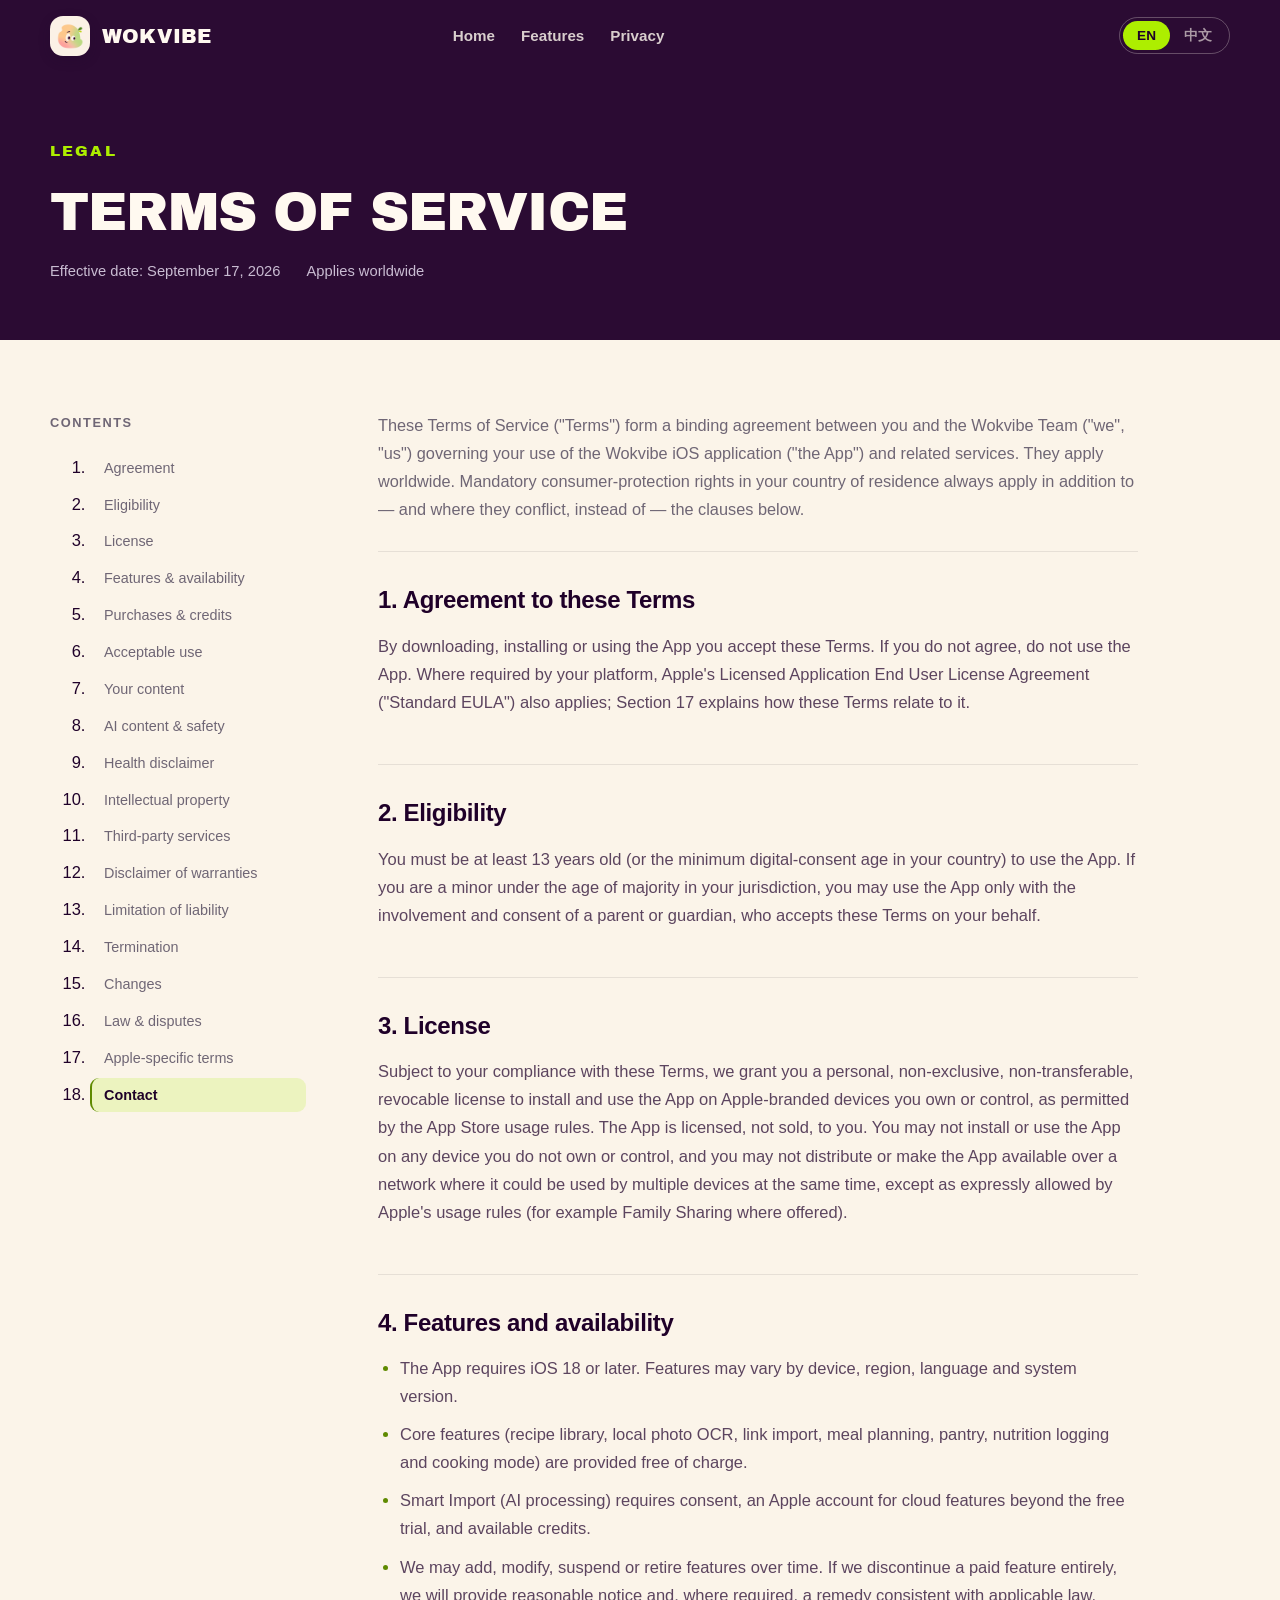
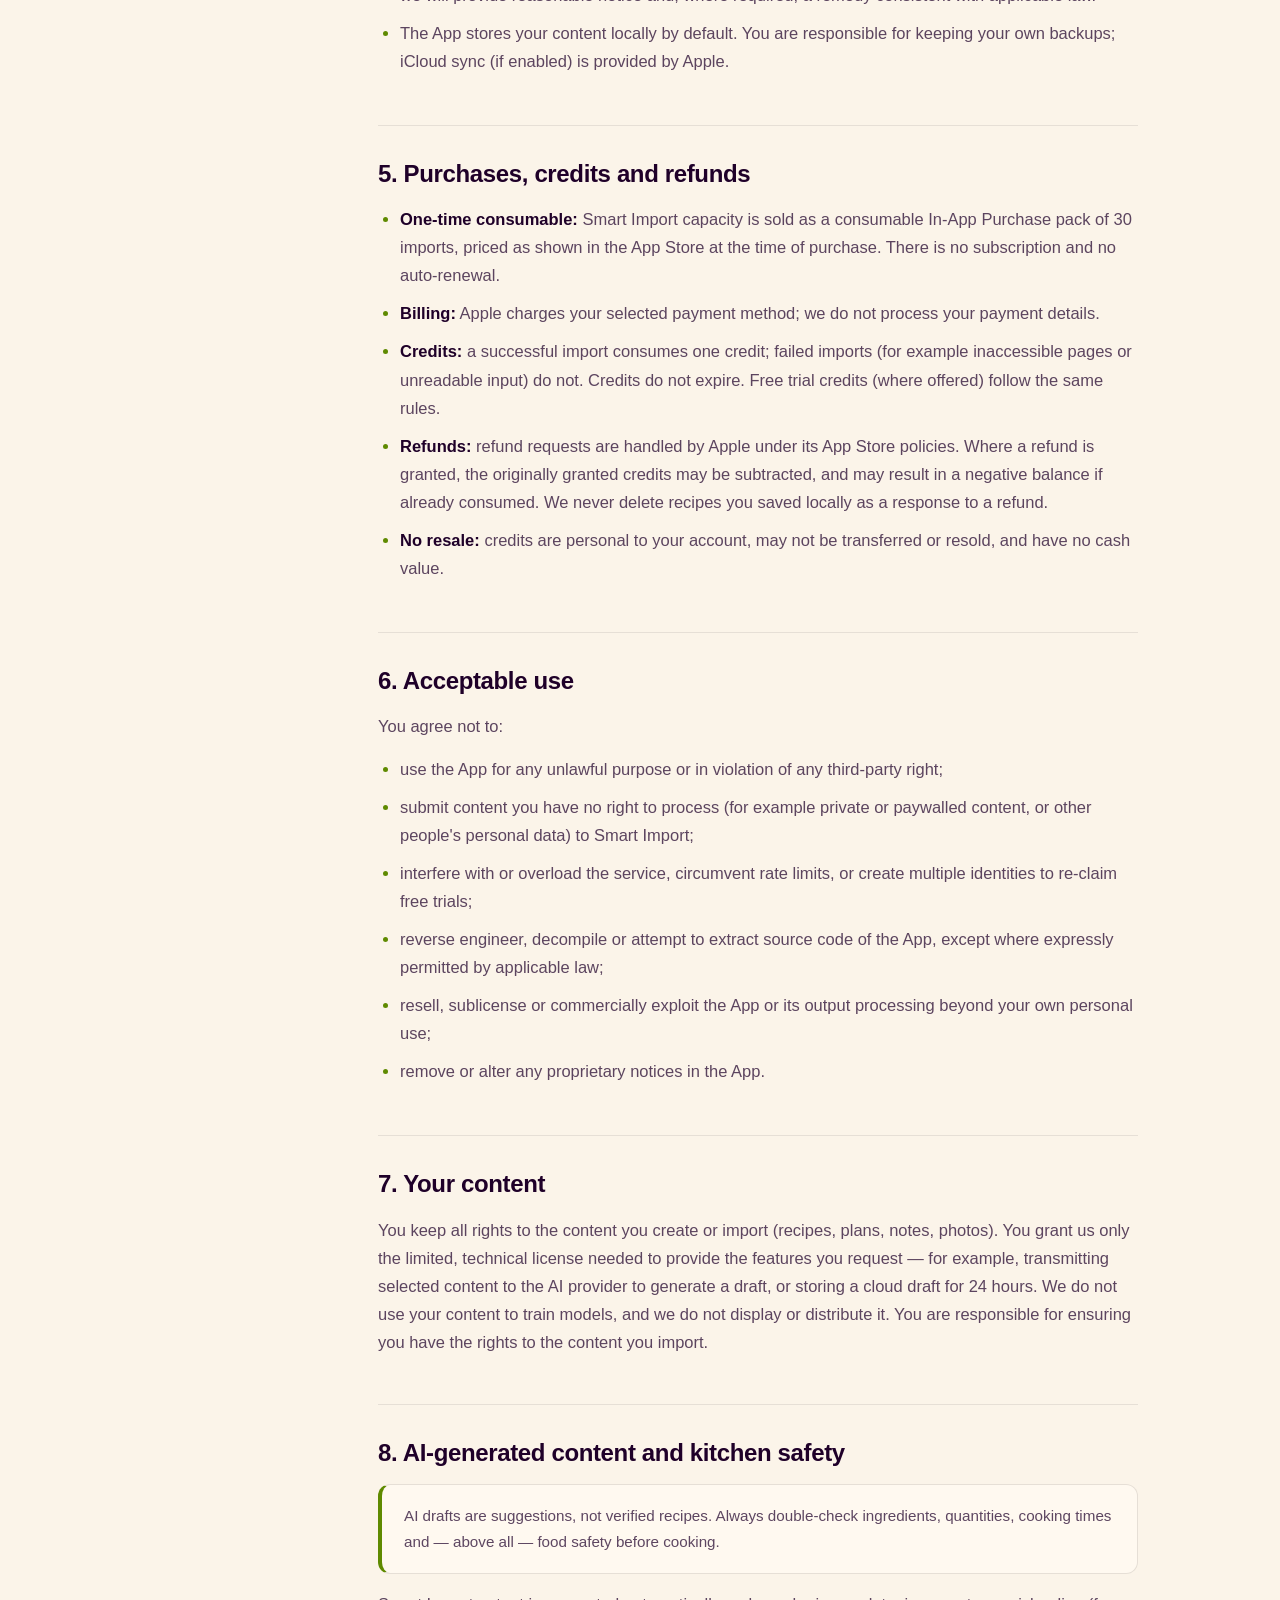
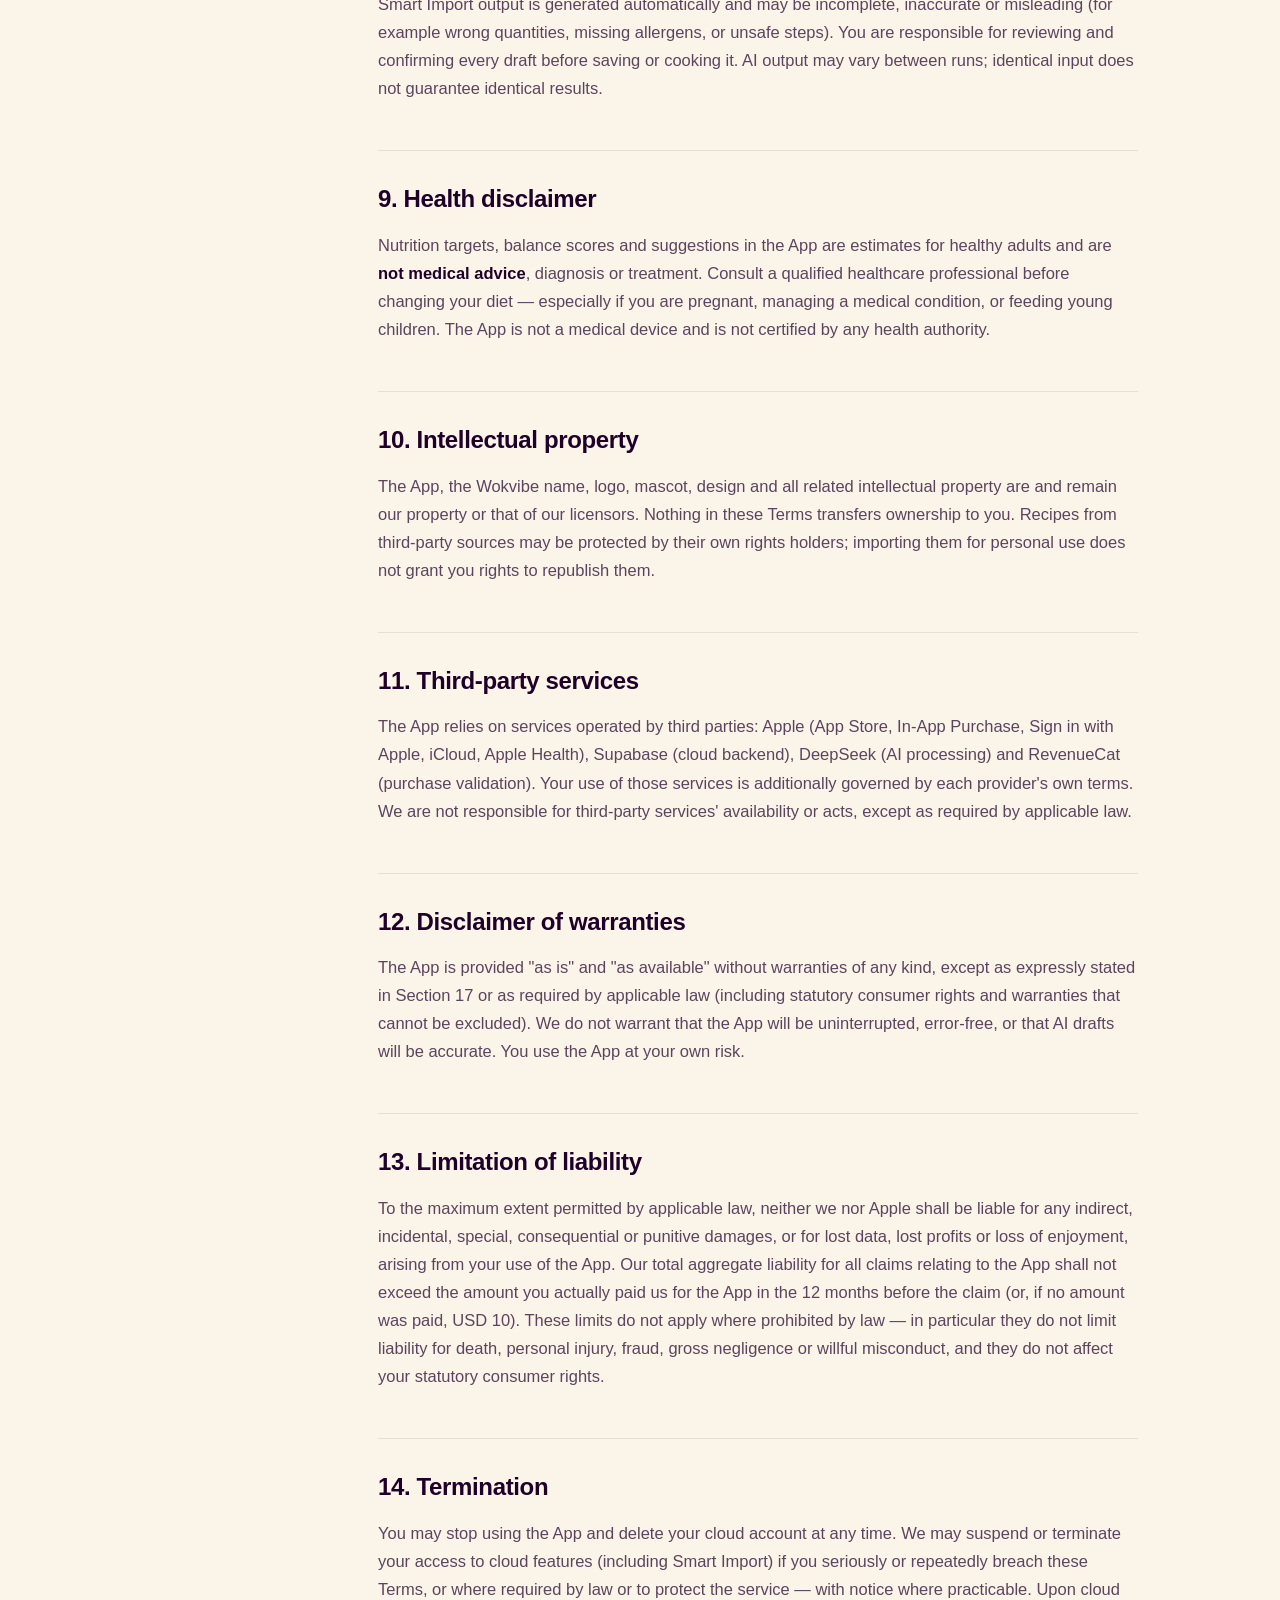
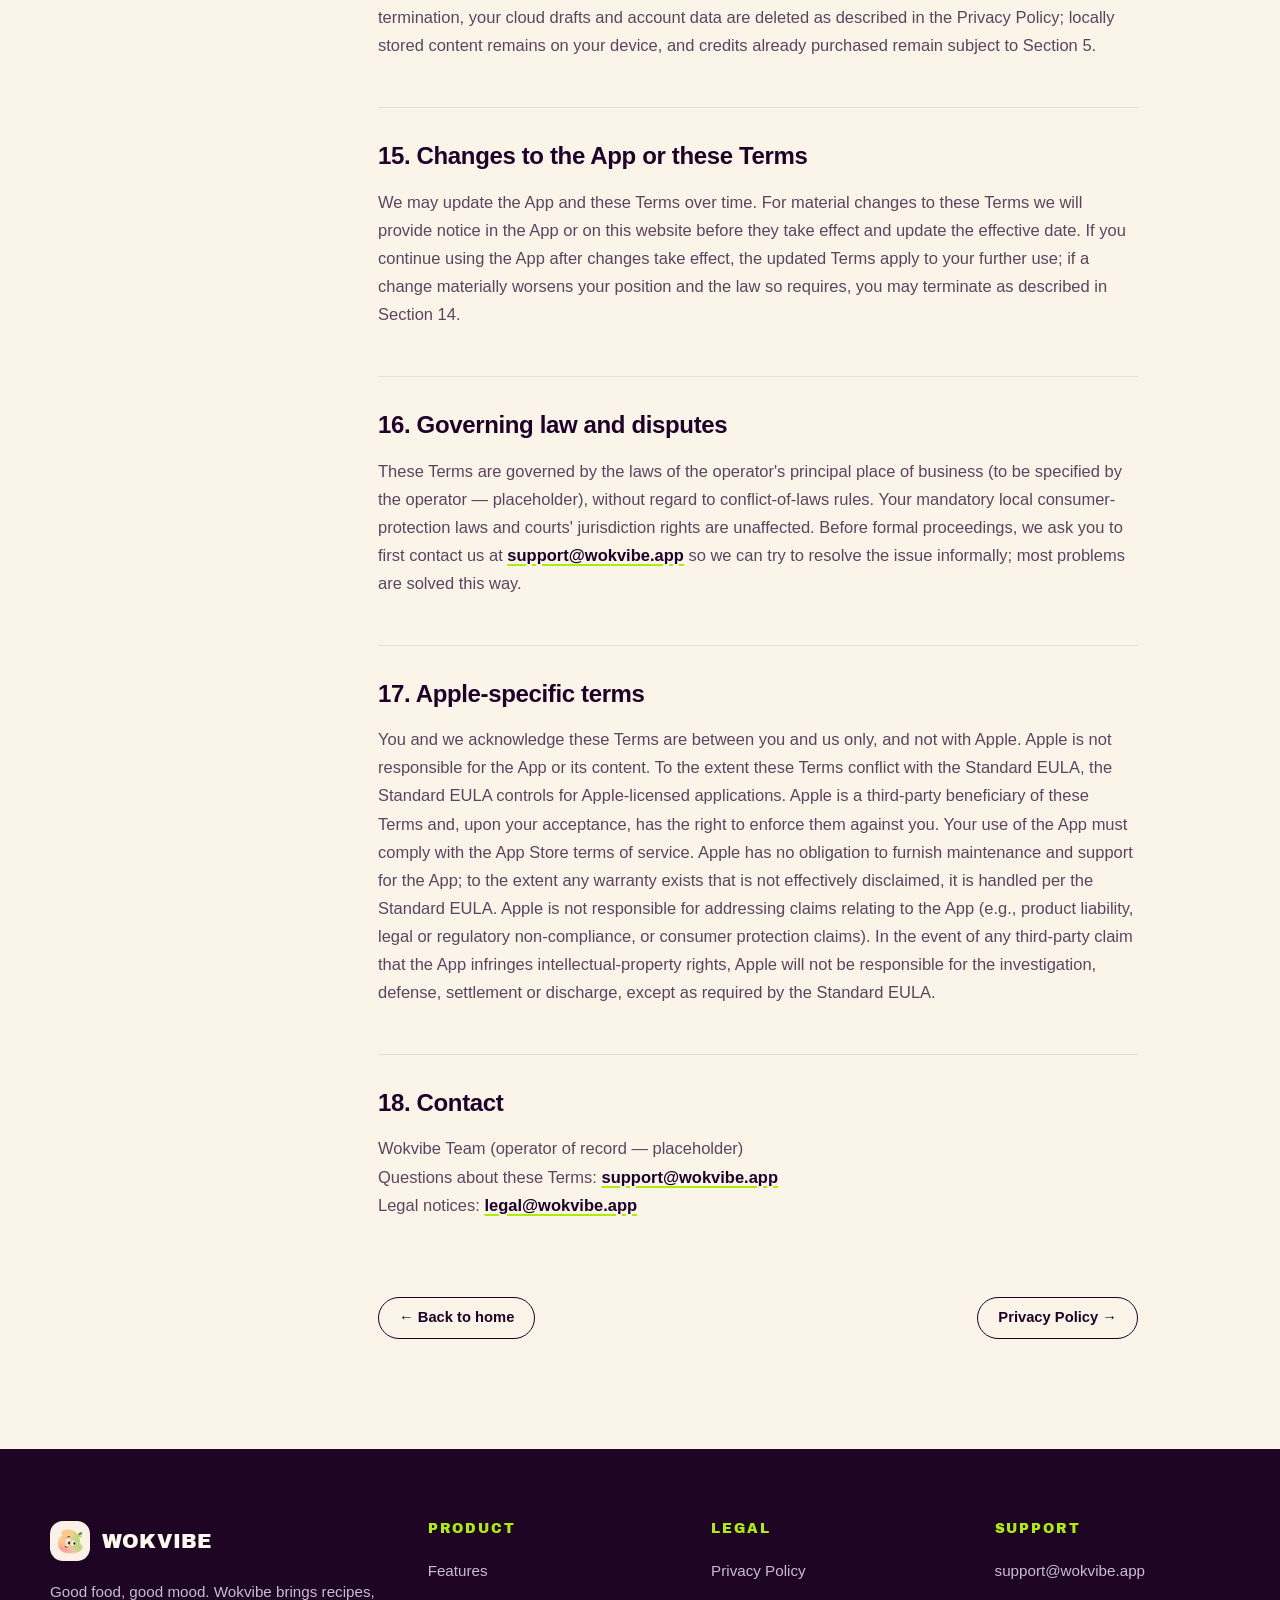
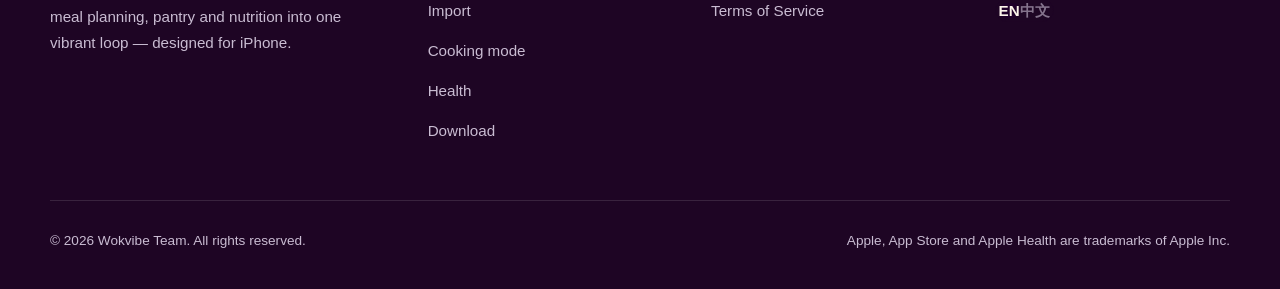
<file: terms.html>
<!DOCTYPE html>
<html lang="en"
  data-title-en="Terms of Service — Wokvibe"
  data-title-zh="服务政策（条款）— Wokvibe"
  data-desc-en="The terms that govern your use of the Wokvibe app: license, purchases and credits, acceptable use, disclaimers and liability."
  data-desc-zh="约束你使用 Wokvibe 应用的条款：许可、购买与积分、可接受使用、免责声明与责任限制。">
<head>
  <meta charset="UTF-8">
  <meta name="viewport" content="width=device-width, initial-scale=1.0">
  <title>Terms of Service — Wokvibe</title>
  <meta name="description" content="The terms that govern your use of the Wokvibe app: license, purchases and credits, acceptable use, disclaimers and liability.">
  <link rel="icon" type="image/png" href="assets/img/favicon.png">
  <link rel="stylesheet" href="assets/css/main.css?v=5">
  <script>
    (function () {
      var l = null;
      try { l = localStorage.getItem("wokvibe-lang"); } catch (e) {}
      if (l !== "en" && l !== "zh") {
        l = ((navigator.languages && navigator.languages[0]) || navigator.language || "")
          .toLowerCase().indexOf("zh") === 0 ? "zh" : "en";
      }
      document.documentElement.setAttribute("data-lang", l);
    })();
  </script>
</head>
<body>
  <!-- PLACEHOLDERS: operator name "Wokvibe Team", emails support@wokvibe.app /
       legal@wokvibe.app and the effective date below must be replaced with real
       values, and the governing-law clause reviewed by counsel, before launch. -->
  <a class="skip-link" href="#main"><span class="lang-en">Skip to content</span><span class="lang-zh">跳到正文</span></a>

  <header class="site-header on-dark">
    <div class="container header-inner">
      <a class="brand" href="index.html" aria-label="Wokvibe home">
        <span class="brand-badge"><img src="assets/img/favicon.png" alt="Wokvibe mascot" width="40" height="40"></span>
        <span>WOKVIBE</span>
      </a>
      <nav class="main-nav" aria-label="Primary">
        <a href="index.html"><span class="lang-en">Home</span><span class="lang-zh">首页</span></a>
        <a href="index.html#features"><span class="lang-en">Features</span><span class="lang-zh">功能</span></a>
        <a href="privacy.html"><span class="lang-en">Privacy</span><span class="lang-zh">隐私</span></a>
      </nav>
      <div class="header-actions">
        <div class="lang-toggle" role="group" aria-label="Language / 语言">
          <button type="button" data-set-lang="en" aria-pressed="false">EN</button>
          <button type="button" data-set-lang="zh" aria-pressed="false">中文</button>
        </div>
      </div>
    </div>
  </header>

  <main id="main">
    <section class="doc-hero">
      <div class="container">
        <p class="eyebrow"><span class="lang-en">Legal</span><span class="lang-zh">法律文件</span></p>
        <h1>
          <span class="lang-en">Terms of Service</span>
          <span class="lang-zh">服务政策（条款）</span>
        </h1>
        <div class="doc-meta">
          <span><span class="lang-en">Effective date: September 17, 2026</span><span class="lang-zh">生效日期：2026 年 9 月 17 日</span></span>
          <span><span class="lang-en">Applies worldwide</span><span class="lang-zh">全球适用</span></span>
        </div>
      </div>
    </section>

    <div class="container doc-layout">
      <aside class="doc-toc" aria-label="Table of contents">
        <p class="toc-title"><span class="lang-en">Contents</span><span class="lang-zh">目录</span></p>
        <ol>
          <li><a href="#t-agreement"><span class="lang-en">Agreement</span><span class="lang-zh">接受条款</span></a></li>
          <li><a href="#t-eligibility"><span class="lang-en">Eligibility</span><span class="lang-zh">使用资格</span></a></li>
          <li><a href="#t-license"><span class="lang-en">License</span><span class="lang-zh">许可</span></a></li>
          <li><a href="#t-features"><span class="lang-en">Features &amp; availability</span><span class="lang-zh">功能与可用性</span></a></li>
          <li><a href="#t-purchases"><span class="lang-en">Purchases &amp; credits</span><span class="lang-zh">购买与积分</span></a></li>
          <li><a href="#t-use"><span class="lang-en">Acceptable use</span><span class="lang-zh">可接受使用</span></a></li>
          <li><a href="#t-content"><span class="lang-en">Your content</span><span class="lang-zh">你的内容</span></a></li>
          <li><a href="#t-ai"><span class="lang-en">AI content &amp; safety</span><span class="lang-zh">AI 内容与厨房安全</span></a></li>
          <li><a href="#t-health"><span class="lang-en">Health disclaimer</span><span class="lang-zh">健康免责声明</span></a></li>
          <li><a href="#t-ip"><span class="lang-en">Intellectual property</span><span class="lang-zh">知识产权</span></a></li>
          <li><a href="#t-third"><span class="lang-en">Third-party services</span><span class="lang-zh">第三方服务</span></a></li>
          <li><a href="#t-warranty"><span class="lang-en">Disclaimer of warranties</span><span class="lang-zh">免责声明</span></a></li>
          <li><a href="#t-liability"><span class="lang-en">Limitation of liability</span><span class="lang-zh">责任限制</span></a></li>
          <li><a href="#t-termination"><span class="lang-en">Termination</span><span class="lang-zh">终止</span></a></li>
          <li><a href="#t-changes"><span class="lang-en">Changes</span><span class="lang-zh">变更</span></a></li>
          <li><a href="#t-law"><span class="lang-en">Law &amp; disputes</span><span class="lang-zh">适用法律与争议</span></a></li>
          <li><a href="#t-apple"><span class="lang-en">Apple-specific terms</span><span class="lang-zh">Apple 专项条款</span></a></li>
          <li><a href="#t-contact"><span class="lang-en">Contact</span><span class="lang-zh">联系我们</span></a></li>
        </ol>
      </aside>

      <article class="doc-body">
        <p>
          <span class="lang-en">These Terms of Service ("Terms") form a binding agreement between you and the Wokvibe Team ("we", "us") governing your use of the Wokvibe iOS application ("the App") and related services. They apply worldwide. Mandatory consumer-protection rights in your country of residence always apply in addition to — and where they conflict, instead of — the clauses below.</span>
          <span class="lang-zh">本服务政策（下称「本条款」）是你与「Wokvibe 团队」（下称「我们」）之间就使用 Wokvibe iOS 应用（下称「本应用」）及相关服务达成的具有约束力的协议，在全球适用。你所居住国家/地区的强制性消费者保护权利始终优先适用；若与本条款冲突，以该等强制性规定为准。</span>
        </p>

        <section class="policy-sec" id="t-agreement">
          <h2><span class="lang-en">1. Agreement to these Terms</span><span class="lang-zh">1. 接受条款</span></h2>
          <div class="lang-en">
            <p>By downloading, installing or using the App you accept these Terms. If you do not agree, do not use the App. Where required by your platform, Apple's Licensed Application End User License Agreement ("Standard EULA") also applies; Section 17 explains how these Terms relate to it.</p>
          </div>
          <div class="lang-zh">
            <p>下载、安装或使用本应用，即表示你接受本条款。如不同意，请勿使用本应用。在你所使用平台要求的情况下，Apple「许可应用最终用户许可协议」（下称「标准 EULA」）亦同时适用；第 17 节说明了本条款与其之间的关系。</p>
          </div>
        </section>

        <section class="policy-sec" id="t-eligibility">
          <h2><span class="lang-en">2. Eligibility</span><span class="lang-zh">2. 使用资格</span></h2>
          <div class="lang-en">
            <p>You must be at least 13 years old (or the minimum digital-consent age in your country) to use the App. If you are a minor under the age of majority in your jurisdiction, you may use the App only with the involvement and consent of a parent or guardian, who accepts these Terms on your behalf.</p>
          </div>
          <div class="lang-zh">
            <p>你须年满 13 周岁（或所在国家/地区的最低数字同意年龄）方可使用本应用。如你在所在司法辖区仍属未成年人，则须在家长或监护人的参与和同意下使用本应用，并由其代为接受本条款。</p>
          </div>
        </section>

        <section class="policy-sec" id="t-license">
          <h2><span class="lang-en">3. License</span><span class="lang-zh">3. 许可</span></h2>
          <div class="lang-en">
            <p>Subject to your compliance with these Terms, we grant you a personal, non-exclusive, non-transferable, revocable license to install and use the App on Apple-branded devices you own or control, as permitted by the App Store usage rules. The App is licensed, not sold, to you. You may not install or use the App on any device you do not own or control, and you may not distribute or make the App available over a network where it could be used by multiple devices at the same time, except as expressly allowed by Apple's usage rules (for example Family Sharing where offered).</p>
          </div>
          <div class="lang-zh">
            <p>在你遵守本条款的前提下，我们授予你一项个人的、非排他的、不可转让的、可撤销的许可，以便在你拥有或控制的 Apple 品牌设备上安装并使用本应用，且须符合 App Store 使用规则。本应用为许可使用，而非出售。除非 Apple 使用规则明确允许（例如提供的「家人共享」），否则你不得在任何非你拥有或控制的设备上安装或使用本应用，也不得通过网络分发本应用或使其被多台设备同时使用。</p>
          </div>
        </section>

        <section class="policy-sec" id="t-features">
          <h2><span class="lang-en">4. Features and availability</span><span class="lang-zh">4. 功能与可用性</span></h2>
          <div class="lang-en">
            <ul>
              <li>The App requires iOS 18 or later. Features may vary by device, region, language and system version.</li>
              <li>Core features (recipe library, local photo OCR, link import, meal planning, pantry, nutrition logging and cooking mode) are provided free of charge.</li>
              <li>Smart Import (AI processing) requires consent, an Apple account for cloud features beyond the free trial, and available credits.</li>
              <li>We may add, modify, suspend or retire features over time. If we discontinue a paid feature entirely, we will provide reasonable notice and, where required, a remedy consistent with applicable law.</li>
              <li>The App stores your content locally by default. You are responsible for keeping your own backups; iCloud sync (if enabled) is provided by Apple.</li>
            </ul>
          </div>
          <div class="lang-zh">
            <ul>
              <li>本应用要求 iOS 18 或更高版本；功能可能因设备、地区、语言与系统版本而异。</li>
              <li>核心功能（食谱库、本机拍照 OCR、链接导入、餐食计划、库存、营养记录与烹饪模式）免费提供。</li>
              <li>智能导入（AI 处理）需要你的同意；超出免费试用额度的云端功能需要 Apple 账户与可用积分。</li>
              <li>我们可能随时间新增、修改、暂停或下线功能。若完全停止某项付费功能，我们将给予合理通知，并在法律要求时提供与适用法律一致的补救措施。</li>
              <li>本应用默认将你的内容保存在本地；你应自行妥善备份。iCloud 同步（如启用）由 Apple 提供。</li>
            </ul>
          </div>
        </section>

        <section class="policy-sec" id="t-purchases">
          <h2><span class="lang-en">5. Purchases, credits and refunds</span><span class="lang-zh">5. 购买、积分与退款</span></h2>
          <div class="lang-en">
            <ul>
              <li><strong>One-time consumable:</strong> Smart Import capacity is sold as a consumable In-App Purchase pack of 30 imports, priced as shown in the App Store at the time of purchase. There is no subscription and no auto-renewal.</li>
              <li><strong>Billing:</strong> Apple charges your selected payment method; we do not process your payment details.</li>
              <li><strong>Credits:</strong> a successful import consumes one credit; failed imports (for example inaccessible pages or unreadable input) do not. Credits do not expire. Free trial credits (where offered) follow the same rules.</li>
              <li><strong>Refunds:</strong> refund requests are handled by Apple under its App Store policies. Where a refund is granted, the originally granted credits may be subtracted, and may result in a negative balance if already consumed. We never delete recipes you saved locally as a response to a refund.</li>
              <li><strong>No resale:</strong> credits are personal to your account, may not be transferred or resold, and have no cash value.</li>
            </ul>
          </div>
          <div class="lang-zh">
            <ul>
              <li><strong>一次性消耗型内购：</strong>智能导入额度以 30 次导入的消耗型内购礼包形式出售，价格以购买时 App Store 展示为准。不含订阅，也无自动续费。</li>
              <li><strong>结算：</strong>由 Apple 向你选择的支付方式收款；我们不处理你的支付信息。</li>
              <li><strong>积分：</strong>导入成功消耗 1 积分；导入失败（例如网页无法访问或输入不可读）不消耗。积分永久有效。免费试用积分（如提供）遵循相同规则。</li>
              <li><strong>退款：</strong>退款申请由 Apple 按 App Store 政策处理。退款成立时，可能相应扣减最初发放的积分；若积分已消耗，可能导致余额为负。我们绝不会因退款而删除你已保存在本地的食谱。</li>
              <li><strong>禁止转售：</strong>积分仅限你的账户使用，不得转让或转售，亦无现金价值。</li>
            </ul>
          </div>
        </section>

        <section class="policy-sec" id="t-use">
          <h2><span class="lang-en">6. Acceptable use</span><span class="lang-zh">6. 可接受使用</span></h2>
          <div class="lang-en">
            <p>You agree not to:</p>
            <ul>
              <li>use the App for any unlawful purpose or in violation of any third-party right;</li>
              <li>submit content you have no right to process (for example private or paywalled content, or other people's personal data) to Smart Import;</li>
              <li>interfere with or overload the service, circumvent rate limits, or create multiple identities to re-claim free trials;</li>
              <li>reverse engineer, decompile or attempt to extract source code of the App, except where expressly permitted by applicable law;</li>
              <li>resell, sublicense or commercially exploit the App or its output processing beyond your own personal use;</li>
              <li>remove or alter any proprietary notices in the App.</li>
            </ul>
          </div>
          <div class="lang-zh">
            <p>你同意不进行以下行为：</p>
            <ul>
              <li>将本应用用于任何非法目的，或侵犯任何第三方权利；</li>
              <li>向智能导入提交你无权处理的内容（例如私密或付费内容，或他人的个人数据）；</li>
              <li>干扰或使服务过载、绕过频率限制，或通过制造多个身份反复领取免费试用；</li>
              <li>对本应用进行逆向工程、反编译或试图提取源代码，但适用法律明确允许的情形除外；</li>
              <li>超出个人使用范围转售、再许可本应用或对其输出进行商业利用；</li>
              <li>移除或更改本应用中的任何专有声明。</li>
            </ul>
          </div>
        </section>

        <section class="policy-sec" id="t-content">
          <h2><span class="lang-en">7. Your content</span><span class="lang-zh">7. 你的内容</span></h2>
          <div class="lang-en">
            <p>You keep all rights to the content you create or import (recipes, plans, notes, photos). You grant us only the limited, technical license needed to provide the features you request — for example, transmitting selected content to the AI provider to generate a draft, or storing a cloud draft for 24 hours. We do not use your content to train models, and we do not display or distribute it. You are responsible for ensuring you have the rights to the content you import.</p>
          </div>
          <div class="lang-zh">
            <p>你创建或导入的内容（食谱、计划、笔记、照片）的全部权利归你所有。你仅授予我们为提供你所请求功能所必需的有限技术性许可——例如，将所选内容传输给 AI 提供商以生成草稿，或将云端草稿临时存储 24 小时。我们不会使用你的内容训练模型，也不会展示或分发你的内容。你应确保对导入的内容拥有相应权利。</p>
          </div>
        </section>

        <section class="policy-sec" id="t-ai">
          <h2><span class="lang-en">8. AI-generated content and kitchen safety</span><span class="lang-zh">8. AI 生成内容与厨房安全</span></h2>
          <div class="lang-en">
            <div class="doc-callout">
              <p><span class="lang-en">AI drafts are suggestions, not verified recipes. Always double-check ingredients, quantities, cooking times and — above all — food safety before cooking.</span><span class="lang-zh">AI 草稿只是建议，不是经过验证的食谱。烹饪前请务必核对食材、用量、烹饪时间，尤其是食品安全。</span></p>
            </div>
            <p>Smart Import output is generated automatically and may be incomplete, inaccurate or misleading (for example wrong quantities, missing allergens, or unsafe steps). You are responsible for reviewing and confirming every draft before saving or cooking it. AI output may vary between runs; identical input does not guarantee identical results.</p>
          </div>
          <div class="lang-zh">
            <div class="doc-callout">
              <p><span class="lang-en">AI drafts are suggestions, not verified recipes. Always double-check ingredients, quantities, cooking times and — above all — food safety before cooking.</span><span class="lang-zh">AI 草稿只是建议，不是经过验证的食谱。烹饪前请务必核对食材、用量、烹饪时间，尤其是食品安全。</span></p>
            </div>
            <p>智能导入的输出由系统自动生成，可能不完整、不准确或产生误导（例如用量错误、过敏原缺失或步骤不安全）。你应在保存或烹饪前自行审核并确认每份草稿。AI 输出在多次运行之间可能存在差异；相同输入不保证相同结果。</p>
          </div>
        </section>

        <section class="policy-sec" id="t-health">
          <h2><span class="lang-en">9. Health disclaimer</span><span class="lang-zh">9. 健康免责声明</span></h2>
          <div class="lang-en">
            <p>Nutrition targets, balance scores and suggestions in the App are estimates for healthy adults and are <strong>not medical advice</strong>, diagnosis or treatment. Consult a qualified healthcare professional before changing your diet — especially if you are pregnant, managing a medical condition, or feeding young children. The App is not a medical device and is not certified by any health authority.</p>
          </div>
          <div class="lang-zh">
            <p>应用中的营养目标、平衡分与建议仅为面向健康成年人的估算，<strong>不构成医疗建议</strong>、诊断或治疗。在改变饮食前，请咨询合格的医疗专业人士——尤其在你处于孕期、患有疾病或为幼儿准备食物时。本应用不是医疗器械，也未获得任何卫生主管机构认证。</p>
          </div>
        </section>

        <section class="policy-sec" id="t-ip">
          <h2><span class="lang-en">10. Intellectual property</span><span class="lang-zh">10. 知识产权</span></h2>
          <div class="lang-en">
            <p>The App, the Wokvibe name, logo, mascot, design and all related intellectual property are and remain our property or that of our licensors. Nothing in these Terms transfers ownership to you. Recipes from third-party sources may be protected by their own rights holders; importing them for personal use does not grant you rights to republish them.</p>
          </div>
          <div class="lang-zh">
            <p>本应用以及 Wokvibe 名称、标志、吉祥物、设计与所有相关知识产权始终属于我们或我们的许可方。本条款不向你转让任何所有权。来自第三方来源的食谱可能受其权利人保护；为个人使用而导入并不意味着你获得重新发布它们的权利。</p>
          </div>
        </section>

        <section class="policy-sec" id="t-third">
          <h2><span class="lang-en">11. Third-party services</span><span class="lang-zh">11. 第三方服务</span></h2>
          <div class="lang-en">
            <p>The App relies on services operated by third parties: Apple (App Store, In-App Purchase, Sign in with Apple, iCloud, Apple Health), Supabase (cloud backend), DeepSeek (AI processing) and RevenueCat (purchase validation). Your use of those services is additionally governed by each provider's own terms. We are not responsible for third-party services' availability or acts, except as required by applicable law.</p>
          </div>
          <div class="lang-zh">
            <p>本应用依赖第三方运营的服务：Apple（App Store、应用内购、通过 Apple 登录、iCloud、Apple 健康）、Supabase（云后端）、DeepSeek（AI 处理）与 RevenueCat（购买校验）。你对这些服务的使用还须遵守各提供商自身的条款。除适用法律另有要求外，我们对第三方服务的可用性或行为不承担责任。</p>
          </div>
        </section>

        <section class="policy-sec" id="t-warranty">
          <h2><span class="lang-en">12. Disclaimer of warranties</span><span class="lang-zh">12. 免责声明</span></h2>
          <div class="lang-en">
            <p>The App is provided "as is" and "as available" without warranties of any kind, except as expressly stated in Section 17 or as required by applicable law (including statutory consumer rights and warranties that cannot be excluded). We do not warrant that the App will be uninterrupted, error-free, or that AI drafts will be accurate. You use the App at your own risk.</p>
          </div>
          <div class="lang-zh">
            <p>除第 17 节明确约定或适用法律另有强制要求（包括不可排除的法定消费者权利与保证）外，本应用按「现状」与「现有」基础提供，不附带任何形式的保证。我们不保证本应用不中断、无错误，或 AI 草稿一定准确。你须自担使用风险。</p>
          </div>
        </section>

        <section class="policy-sec" id="t-liability">
          <h2><span class="lang-en">13. Limitation of liability</span><span class="lang-zh">13. 责任限制</span></h2>
          <div class="lang-en">
            <p>To the maximum extent permitted by applicable law, neither we nor Apple shall be liable for any indirect, incidental, special, consequential or punitive damages, or for lost data, lost profits or loss of enjoyment, arising from your use of the App. Our total aggregate liability for all claims relating to the App shall not exceed the amount you actually paid us for the App in the 12 months before the claim (or, if no amount was paid, USD 10). These limits do not apply where prohibited by law — in particular they do not limit liability for death, personal injury, fraud, gross negligence or willful misconduct, and they do not affect your statutory consumer rights.</p>
          </div>
          <div class="lang-zh">
            <p>在适用法律允许的最大范围内，我们与 Apple 均不对因你使用本应用而产生的任何间接、附带、特殊、后果性或惩罚性损害，以及数据丢失、利润损失或使用乐趣损失承担责任。我们就与本应用有关的所有索赔承担的累计责任总额，以你在索赔发生前 12 个月内实际支付的金额为限（如未支付，则以 10 美元为限）。上述限制不适用于法律禁止的情形——尤其不适用于因死亡、人身伤害、欺诈、重大过失或故意不当行为产生的责任，也不影响你的法定消费者权利。</p>
          </div>
        </section>

        <section class="policy-sec" id="t-termination">
          <h2><span class="lang-en">14. Termination</span><span class="lang-zh">14. 终止</span></h2>
          <div class="lang-en">
            <p>You may stop using the App and delete your cloud account at any time. We may suspend or terminate your access to cloud features (including Smart Import) if you seriously or repeatedly breach these Terms, or where required by law or to protect the service — with notice where practicable. Upon cloud termination, your cloud drafts and account data are deleted as described in the Privacy Policy; locally stored content remains on your device, and credits already purchased remain subject to Section 5.</p>
          </div>
          <div class="lang-zh">
            <p>你可以随时停止使用本应用并删除云端账户。若你严重或反复违反本条款，或因法律要求/保护服务之必要，我们可暂停或终止你对云端功能（包括智能导入）的访问——并尽可能事先通知。云端服务终止后，你的云端草稿与账户数据将按隐私政策的描述删除；本地内容仍保留在你的设备上，已购积分仍按第 5 节处理。</p>
          </div>
        </section>

        <section class="policy-sec" id="t-changes">
          <h2><span class="lang-en">15. Changes to the App or these Terms</span><span class="lang-zh">15. 应用或条款的变更</span></h2>
          <div class="lang-en">
            <p>We may update the App and these Terms over time. For material changes to these Terms we will provide notice in the App or on this website before they take effect and update the effective date. If you continue using the App after changes take effect, the updated Terms apply to your further use; if a change materially worsens your position and the law so requires, you may terminate as described in Section 14.</p>
          </div>
          <div class="lang-zh">
            <p>我们可能随时间更新本应用与本条款。对本条款的实质性变更，我们会在生效前通过应用或本网站公告，并更新生效日期。变更生效后你继续使用本应用，即表示更新后的条款适用于你此后的使用；如变更实质性恶化你的地位且法律有此要求，你可按第 14 节终止使用。</p>
          </div>
        </section>

        <section class="policy-sec" id="t-law">
          <h2><span class="lang-en">16. Governing law and disputes</span><span class="lang-zh">16. 适用法律与争议</span></h2>
          <div class="lang-en">
            <p>These Terms are governed by the laws of the operator's principal place of business (to be specified by the operator — placeholder), without regard to conflict-of-laws rules. Your mandatory local consumer-protection laws and courts' jurisdiction rights are unaffected. Before formal proceedings, we ask you to first contact us at <a href="mailto:support@wokvibe.app">support@wokvibe.app</a> so we can try to resolve the issue informally; most problems are solved this way.</p>
          </div>
          <div class="lang-zh">
            <p>本条款受运营主体主要营业地法律管辖（具体法域由运营主体指定——占位符，上线前由法律顾问确认），但不适用其冲突法规则。你所在地的强制性消费者保护法律与法院管辖权不受影响。在启动正式程序前，请先通过 <a href="mailto:support@wokvibe.app">support@wokvibe.app</a> 联系我们，我们会尽力先行友好解决——绝大多数问题都能这样解决。</p>
          </div>
        </section>

        <section class="policy-sec" id="t-apple">
          <h2><span class="lang-en">17. Apple-specific terms</span><span class="lang-zh">17. Apple 专项条款</span></h2>
          <div class="lang-en">
            <p>You and we acknowledge these Terms are between you and us only, and not with Apple. Apple is not responsible for the App or its content. To the extent these Terms conflict with the Standard EULA, the Standard EULA controls for Apple-licensed applications. Apple is a third-party beneficiary of these Terms and, upon your acceptance, has the right to enforce them against you. Your use of the App must comply with the App Store terms of service. Apple has no obligation to furnish maintenance and support for the App; to the extent any warranty exists that is not effectively disclaimed, it is handled per the Standard EULA. Apple is not responsible for addressing claims relating to the App (e.g., product liability, legal or regulatory non-compliance, or consumer protection claims). In the event of any third-party claim that the App infringes intellectual-property rights, Apple will not be responsible for the investigation, defense, settlement or discharge, except as required by the Standard EULA.</p>
          </div>
          <div class="lang-zh">
            <p>你与我们均确认：本条款仅存在于你与我们之间，与 Apple 无关；Apple 对本应用及其内容不承担责任。若本条款与标准 EULA 冲突，就经 Apple 许可的应用而言以标准 EULA 为准。Apple 是本条款的第三方受益人，在你接受本条款后有权对你执行本条款。你对本应用的使用须遵守 App Store 服务条款。Apple 没有为本应用提供维护与支持的义务；如存在未被有效排除的保证，则按标准 EULA 处理。Apple 不负责处理与本应用相关的第三方索赔（例如产品责任、法律或监管合规、消费者保护主张）。在第三方主张本应用侵犯知识产权时，除标准 EULA 另有要求外，Apple 不负责调查、抗辩、和解或清偿。</p>
          </div>
        </section>

        <section class="policy-sec" id="t-contact">
          <h2><span class="lang-en">18. Contact</span><span class="lang-zh">18. 联系我们</span></h2>
          <div class="lang-en">
            <p>Wokvibe Team (operator of record — placeholder)<br>
            Questions about these Terms: <a href="mailto:support@wokvibe.app">support@wokvibe.app</a><br>
            Legal notices: <a href="mailto:legal@wokvibe.app">legal@wokvibe.app</a></p>
          </div>
          <div class="lang-zh">
            <p>Wokvibe 团队（运营主体——占位符，上线前替换）<br>
            条款相关疑问：<a href="mailto:support@wokvibe.app">support@wokvibe.app</a><br>
            法律通知：<a href="mailto:legal@wokvibe.app">legal@wokvibe.app</a></p>
          </div>
        </section>

        <div class="doc-bottom-nav">
          <a class="btn btn-ghost btn-sm" href="index.html"><span class="lang-en">← Back to home</span><span class="lang-zh">← 返回首页</span></a>
          <a class="btn btn-ghost btn-sm" href="privacy.html"><span class="lang-en">Privacy Policy →</span><span class="lang-zh">隐私政策 →</span></a>
        </div>
      </article>
    </div>
  </main>

  <footer class="site-footer">
    <div class="container">
      <div class="footer-grid">
        <div class="footer-brand">
          <a class="brand" href="index.html" aria-label="Wokvibe home">
            <span class="brand-badge"><img src="assets/img/favicon.png" alt="" width="40" height="40"></span>
            <span>WOKVIBE</span>
          </a>
          <p><span class="lang-en">Good food, good mood. Wokvibe brings recipes, meal planning, pantry and nutrition into one vibrant loop — designed for iPhone.</span><span class="lang-zh">好饭菜，好心情。Wokvibe 把食谱、餐食计划、库存与营养串成一条鲜活闭环——为 iPhone 而设计。</span></p>
        </div>
        <div class="footer-col">
          <h4><span class="lang-en">Product</span><span class="lang-zh">产品</span></h4>
          <ul>
            <li><a href="index.html#features"><span class="lang-en">Features</span><span class="lang-zh">功能</span></a></li>
            <li><a href="index.html#import"><span class="lang-en">Import</span><span class="lang-zh">导入</span></a></li>
            <li><a href="index.html#cooking"><span class="lang-en">Cooking mode</span><span class="lang-zh">烹饪模式</span></a></li>
            <li><a href="index.html#health"><span class="lang-en">Health</span><span class="lang-zh">健康</span></a></li>
            <li><a href="index.html#download"><span class="lang-en">Download</span><span class="lang-zh">下载</span></a></li>
          </ul>
        </div>
        <div class="footer-col">
          <h4><span class="lang-en">Legal</span><span class="lang-zh">法律</span></h4>
          <ul>
            <li><a href="privacy.html"><span class="lang-en">Privacy Policy</span><span class="lang-zh">隐私政策</span></a></li>
            <li><a href="terms.html"><span class="lang-en">Terms of Service</span><span class="lang-zh">服务政策（条款）</span></a></li>
          </ul>
        </div>
        <div class="footer-col">
          <h4><span class="lang-en">Support</span><span class="lang-zh">支持</span></h4>
          <ul>
            <li><a href="mailto:support@wokvibe.app">support@wokvibe.app</a></li>
            <li>
              <div class="lang-toggle" role="group" aria-label="Language / 语言">
                <button type="button" data-set-lang="en" aria-pressed="false">EN</button>
                <button type="button" data-set-lang="zh" aria-pressed="false">中文</button>
              </div>
            </li>
          </ul>
        </div>
      </div>
      <div class="footer-bottom">
        <p>© 2026 Wokvibe Team. <span class="lang-en">All rights reserved.</span><span class="lang-zh">保留所有权利。</span></p>
        <p><span class="lang-en">Apple, App Store and Apple Health are trademarks of Apple Inc.</span><span class="lang-zh">Apple、App Store 与 Apple 健康 是 Apple Inc. 的商标。</span></p>
      </div>
    </div>
  </footer>

  <script src="assets/js/i18n.js?v=2"></script>
  <script src="assets/js/doc.js?v=3"></script>
</body>
</html>
</file>
<file: assets/css/main.css>
/* ==========================================================================
   Wokvibe website — shared styles
   Brand tokens follow the Wokvibe design system (WokColor.swift)
   and the brand world boards in Wokvibedocs/brandguide.
   ========================================================================== */

@font-face {
  font-family: "Archivo Black";
  src: url("../fonts/archivo-black.woff2") format("woff2");
  font-weight: 400;
  font-style: normal;
  font-display: swap;
}

:root {
  /* palette — from app design tokens */
  --cream: #fbf4e9;
  --cream-soft: #fff9f0;
  --cream-deep: #f3ead9;
  --ink: #1f0029;
  --ink-70: rgba(31, 0, 41, 0.72);
  --muted: #6f6675;
  --lime: #adee00;
  --lime-soft: #e5ffa1;
  --lime-deep: #5f8a00;
  --coral: #ff5d4f;
  --amber: #f5a623;
  --blue: #265bff;
  --purple: #7e57c2;
  --green: #14c762;
  --danger: #fa1f33;
  --aubergine: #2b0b33;
  --aubergine-deep: #1e0524;
  --border: #e6dfd6;
  --border-ink: rgba(31, 0, 41, 0.14);
  --on-dark: #fff9f0;
  --on-dark-muted: #c9bcd2;

  --font-display: "Archivo Black", -apple-system, BlinkMacSystemFont, "PingFang SC",
    "Hiragino Sans GB", "Microsoft YaHei", "Noto Sans SC", sans-serif;
  --font-body: -apple-system, BlinkMacSystemFont, "Segoe UI", Roboto, "Helvetica Neue",
    Arial, "PingFang SC", "Hiragino Sans GB", "Microsoft YaHei", "Noto Sans SC", sans-serif;

  --radius-lg: 28px;
  --radius: 20px;
  --radius-sm: 12px;
  --shadow-card: 0 12px 32px rgba(31, 0, 41, 0.09);
  --shadow-pop: 0 20px 48px rgba(31, 0, 41, 0.16);
  --container: 1180px;
  --nav-h: 72px;
}

/* --------------------------------------------------------------------------
   base
   -------------------------------------------------------------------------- */

*,
*::before,
*::after {
  box-sizing: border-box;
}

html {
  scroll-behavior: smooth;
  /* keep anchored section titles clear of the fixed header */
  scroll-padding-top: 24px;
  -webkit-text-size-adjust: 100%;
}

body {
  margin: 0;
  font-family: var(--font-body);
  font-size: 16.5px;
  line-height: 1.7;
  color: var(--ink);
  background: var(--cream);
  -webkit-font-smoothing: antialiased;
  text-rendering: optimizeLegibility;
}

img {
  max-width: 100%;
  display: block;
}

a {
  color: inherit;
  text-decoration: none;
}

h1,
h2,
h3,
h4 {
  margin: 0;
  line-height: 1.15;
  font-weight: 800;
  letter-spacing: -0.015em;
}

p {
  margin: 0;
}

ul {
  margin: 0;
  padding: 0;
  list-style: none;
}

::selection {
  background: var(--lime);
  color: var(--ink);
}

.container {
  width: min(var(--container), calc(100% - 48px));
  margin-inline: auto;
}

.skip-link {
  position: fixed;
  top: -48px;
  left: 16px;
  z-index: 200;
  background: var(--ink);
  color: var(--cream);
  padding: 10px 18px;
  border-radius: 999px;
  transition: top 0.2s ease;
}

.skip-link:focus {
  top: 12px;
}

/* --------------------------------------------------------------------------
   bilingual switch — dual markup (.lang-en / .lang-zh)
   a tiny inline script sets <html data-lang> before first paint;
   without JS the site degrades to English.
   -------------------------------------------------------------------------- */

html:not([data-lang="zh"]) .lang-zh {
  display: none !important;
}

html[data-lang="zh"] .lang-en {
  display: none !important;
}

/* --------------------------------------------------------------------------
   header
   -------------------------------------------------------------------------- */

.site-header {
  position: fixed;
  inset-inline: 0;
  top: 0;
  z-index: 100;
  height: var(--nav-h);
  display: flex;
  align-items: center;
  transition: background 0.25s ease, box-shadow 0.25s ease, border-color 0.25s ease;
  border-bottom: 1px solid transparent;
}

.site-header.scrolled {
  background: rgba(251, 244, 233, 0.86);
  -webkit-backdrop-filter: blur(14px);
  backdrop-filter: blur(14px);
  border-bottom-color: var(--border);
}

.site-header.on-dark {
  color: var(--on-dark);
}

.site-header.on-dark.scrolled {
  background: rgba(251, 244, 233, 0.9);
  border-bottom-color: var(--border);
  color: var(--ink);
}

.site-header.on-dark.scrolled .lang-toggle {
  border-color: var(--border-ink);
}

.site-header.on-dark.scrolled .lang-toggle button.active {
  background: var(--ink);
  color: var(--cream);
}

.header-inner {
  display: flex;
  align-items: center;
  gap: 28px;
}

.brand {
  display: flex;
  align-items: center;
  gap: 12px;
  font-family: var(--font-display);
  font-size: 1.25rem;
  letter-spacing: 0.01em;
}

.brand-badge {
  width: 40px;
  height: 40px;
  border-radius: 13px;
  overflow: hidden;
  flex: none;
  box-shadow: 0 4px 12px rgba(31, 0, 41, 0.22);
}

.brand-badge img {
  width: 100%;
  height: 100%;
  object-fit: cover;
}

.main-nav {
  display: flex;
  align-items: center;
  gap: 26px;
  margin-inline: auto;
}

.main-nav a {
  font-size: 0.95rem;
  font-weight: 600;
  opacity: 0.82;
  transition: opacity 0.2s ease;
}

.main-nav a:hover {
  opacity: 1;
}

.header-actions {
  display: flex;
  align-items: center;
  gap: 14px;
  margin-left: auto;
}

/* language segmented control */
.lang-toggle {
  display: inline-flex;
  padding: 3px;
  border-radius: 999px;
  border: 1px solid var(--border-ink);
  background: transparent;
}

.on-dark .lang-toggle {
  border-color: rgba(255, 249, 240, 0.28);
}

.lang-toggle button {
  appearance: none;
  border: 0;
  background: transparent;
  font: 600 0.85rem/1 var(--font-body);
  padding: 8px 14px;
  border-radius: 999px;
  cursor: pointer;
  color: inherit;
  opacity: 0.6;
  transition: background 0.2s ease, color 0.2s ease, opacity 0.2s ease;
}

.lang-toggle button.active {
  background: var(--ink);
  color: var(--cream);
  opacity: 1;
}

.on-dark .lang-toggle button.active {
  background: var(--lime);
  color: var(--ink);
}

/* --------------------------------------------------------------------------
   buttons
   -------------------------------------------------------------------------- */

.btn {
  display: inline-flex;
  align-items: center;
  justify-content: center;
  gap: 10px;
  min-height: 52px;
  padding: 0 28px;
  border-radius: 999px;
  font-weight: 700;
  font-size: 1rem;
  border: 0;
  cursor: pointer;
  transition: transform 0.2s ease, box-shadow 0.2s ease, background 0.2s ease;
  white-space: nowrap;
}

.btn:hover {
  transform: translateY(-2px);
}

.btn:active {
  transform: translateY(0);
}

.btn-lime {
  background: var(--lime);
  color: var(--ink);
  box-shadow: 0 10px 26px rgba(173, 238, 0, 0.32);
}

.btn-lime:hover {
  box-shadow: 0 14px 32px rgba(173, 238, 0, 0.42);
}

.btn-ink {
  background: var(--ink);
  color: var(--cream);
}

.btn-ghost {
  background: transparent;
  border: 1.5px solid currentColor;
  color: inherit;
}

.btn-sm {
  min-height: 42px;
  padding: 0 20px;
  font-size: 0.92rem;
}

.btn .btn-icon {
  width: 18px;
  height: 18px;
  flex: none;
}

/* --------------------------------------------------------------------------
   hero
   -------------------------------------------------------------------------- */

.hero {
  position: relative;
  background: var(--aubergine);
  color: var(--on-dark);
  padding: calc(var(--nav-h) + 72px) 0 110px;
  overflow: hidden;
}

.hero::before,
.hero::after {
  content: "";
  position: absolute;
  border-radius: 50%;
  filter: blur(90px);
  pointer-events: none;
}

.hero::before {
  width: 560px;
  height: 560px;
  background: rgba(173, 238, 0, 0.16);
  top: -180px;
  right: -120px;
}

.hero::after {
  width: 480px;
  height: 480px;
  background: rgba(255, 93, 79, 0.14);
  bottom: -220px;
  left: -140px;
}

.hero-grid {
  position: relative;
  display: grid;
  grid-template-columns: 1.08fr 0.92fr;
  gap: 56px;
  align-items: center;
  z-index: 1;
}

.hero-eyebrow {
  display: inline-flex;
  align-items: center;
  gap: 10px;
  padding: 9px 18px;
  border: 1px solid rgba(255, 249, 240, 0.24);
  border-radius: 999px;
  font-size: 0.85rem;
  font-weight: 600;
  letter-spacing: 0.06em;
  text-transform: uppercase;
  color: var(--on-dark-muted);
  margin-bottom: 26px;
}

.hero-eyebrow .dot {
  width: 8px;
  height: 8px;
  border-radius: 50%;
  background: var(--lime);
  box-shadow: 0 0 12px rgba(173, 238, 0, 0.9);
}

.hero-title {
  font-family: var(--font-display);
  font-weight: 400;
  font-size: clamp(2.7rem, 6.4vw, 5rem);
  line-height: 1.02;
  letter-spacing: -0.01em;
  text-transform: uppercase;
  margin-bottom: 26px;
}

/* line mask for the GSAP entrance; keeps .lang-en/.lang-zh markup intact */
.hero-line {
  display: block;
  overflow: hidden;
  padding-block: 0.04em;
}

.hero-line > span {
  display: inline-block;
  will-change: transform;
}

.hero-title .accent {
  color: var(--lime);
}

.hero-title .accent-outline {
  color: transparent;
  -webkit-text-stroke: 2px var(--on-dark);
}

.hero-sub {
  font-size: clamp(1.02rem, 1.4vw, 1.18rem);
  color: var(--on-dark-muted);
  max-width: 34em;
  margin-bottom: 38px;
}

.hero-cta {
  display: flex;
  align-items: center;
  gap: 16px;
  flex-wrap: wrap;
  margin-bottom: 18px;
}

.hero-note {
  font-size: 0.88rem;
  color: var(--on-dark-muted);
}

/* mascot stage */
.hero-stage {
  position: relative;
  min-height: 480px;
}

.hero-stage .mascot-card {
  position: absolute;
  inset: 0;
  margin: auto;
  width: min(400px, 86%);
  aspect-ratio: 1;
  border-radius: 26%;
  overflow: hidden;
  border: 6px solid rgba(255, 249, 240, 0.14);
  box-shadow: 0 40px 90px rgba(0, 0, 0, 0.45);
  will-change: transform;
}

.hero-stage .mascot-card img {
  width: 100%;
  height: 100%;
  object-fit: cover;
}

.shape {
  position: absolute;
  pointer-events: none;
  will-change: transform;
}

.shape-ring {
  width: 190px;
  height: 190px;
  border-radius: 50%;
  border: 22px solid transparent;
  background: linear-gradient(var(--aubergine), var(--aubergine)) padding-box,
    linear-gradient(135deg, var(--lime), #4d6a00) border-box;
  top: -8%;
  right: 2%;
}

.shape-capsule {
  width: 110px;
  height: 46px;
  border-radius: 999px;
  background: linear-gradient(135deg, #4d7dff, #1e3fd1);
  box-shadow: 0 18px 34px rgba(0, 0, 0, 0.4);
  bottom: 12%;
  left: -4%;
  rotate: -24deg;
}

.shape-coral {
  width: 120px;
  height: 120px;
  background: var(--coral);
  border-radius: 58% 42% 55% 45% / 55% 48% 52% 45%;
  bottom: -4%;
  right: 10%;
  opacity: 0.92;
}

.shape-star {
  top: 16%;
  left: 6%;
  color: var(--lime-soft);
}

/* --------------------------------------------------------------------------
   marquee
   -------------------------------------------------------------------------- */

.marquee {
  overflow: hidden;
  border-block: 1px solid var(--ink);
  background: var(--lime);
  color: var(--ink);
  padding: 18px 0;
}

.marquee-track {
  display: flex;
  gap: 56px;
  width: max-content;
  will-change: transform;
}

.marquee-item {
  display: flex;
  align-items: center;
  gap: 56px;
  font-family: var(--font-display);
  font-size: clamp(1.3rem, 2.4vw, 1.8rem);
  letter-spacing: 0.04em;
  white-space: nowrap;
}

.marquee-item .sep {
  width: 12px;
  height: 12px;
  border-radius: 50%;
  background: var(--ink);
  flex: none;
}

/* food gallery marquee */
.gallery {
  padding: 72px 0 0;
}

.gallery-track {
  display: flex;
  gap: 22px;
  width: max-content;
  will-change: transform;
}

.gallery-track figure {
  margin: 0;
  width: 240px;
  aspect-ratio: 1;
  border-radius: var(--radius);
  overflow: hidden;
  border: 1px solid var(--border);
}

.gallery-track img {
  width: 100%;
  height: 100%;
  object-fit: cover;
}

/* --------------------------------------------------------------------------
   sections
   -------------------------------------------------------------------------- */

.section {
  padding: 96px 0;
}

.section-head {
  max-width: 720px;
  margin-bottom: 56px;
}

.eyebrow {
  display: inline-flex;
  align-items: baseline;
  gap: 12px;
  font-family: var(--font-display);
  font-size: 0.95rem;
  letter-spacing: 0.14em;
  text-transform: uppercase;
  color: var(--lime-deep);
  margin-bottom: 16px;
}

.eyebrow .num {
  font-size: 1.1rem;
  color: var(--ink);
  opacity: 0.35;
}

.section-title {
  font-size: clamp(1.9rem, 4vw, 2.9rem);
  margin-bottom: 18px;
}

.section-lead {
  color: var(--muted);
  font-size: 1.06rem;
}

/* DNA tiles — poster grid */
.dna-grid {
  display: grid;
  grid-template-columns: repeat(5, 1fr);
  border: 1px solid var(--ink);
  border-radius: var(--radius);
  overflow: hidden;
  background: var(--ink);
  gap: 1px;
}

.dna-tile {
  background: var(--cream);
  padding: 30px 26px 34px;
  min-height: 220px;
  display: flex;
  flex-direction: column;
  justify-content: flex-start;
  gap: 22px;
}

.dna-tile .word {
  font-family: var(--font-display);
  font-size: clamp(1.5rem, 2.2vw, 1.9rem);
  text-transform: uppercase;
  letter-spacing: 0.01em;
  line-height: 1.1;
  margin-bottom: 12px;
}

/* the English brand word stays visible as a small label under the Chinese word */
.dna-tile .word .lang-zh small {
  display: block;
  font-family: var(--font-display);
  font-size: 0.72rem;
  letter-spacing: 0.18em;
  color: var(--muted);
  margin-top: 7px;
}

.dna-tile .glyph {
  width: 46px;
  height: 46px;
  flex: none;
}

.dna-tile p {
  font-size: 0.95rem;
  color: var(--muted);
  line-height: 1.6;
}

.dna-tile:nth-child(1) .glyph { color: var(--lime-deep); }
.dna-tile:nth-child(2) .glyph { color: var(--coral); }
.dna-tile:nth-child(3) .glyph { color: var(--blue); }
.dna-tile:nth-child(4) .glyph { color: var(--aubergine); }
.dna-tile:nth-child(5) .glyph { color: var(--amber); }

/* feature cards */
.feature-grid {
  display: grid;
  grid-template-columns: repeat(4, 1fr);
  gap: 22px;
}

.feature-card {
  background: #fff;
  border: 1px solid var(--border);
  border-radius: var(--radius);
  padding: 30px 26px 34px;
  display: flex;
  flex-direction: column;
  gap: 16px;
  transition: transform 0.25s ease, box-shadow 0.25s ease;
  will-change: transform;
}

.feature-card:hover {
  transform: translateY(-6px);
  box-shadow: var(--shadow-card);
}

.feature-card .icon-tile {
  width: 56px;
  height: 56px;
  border-radius: 16px;
  display: grid;
  place-items: center;
  flex: none;
}

.feature-card .icon-tile svg {
  width: 28px;
  height: 28px;
}

.feature-card h3 {
  font-size: 1.28rem;
}

.feature-card .en-name {
  display: block;
  font-family: var(--font-display);
  font-size: 0.8rem;
  letter-spacing: 0.12em;
  text-transform: uppercase;
  color: var(--muted);
  margin-bottom: 6px;
}

.feature-card p {
  font-size: 0.97rem;
  color: var(--muted);
  line-height: 1.65;
}

/* wide banner (pantry smart capture) */
.banner {
  margin-top: 26px;
  background: var(--cream-soft);
  border: 1px solid var(--border);
  border-radius: var(--radius-lg);
  padding: 44px 48px;
  display: grid;
  grid-template-columns: 1.05fr 0.95fr;
  gap: 40px;
  align-items: center;
  overflow: hidden;
  position: relative;
}

.banner h3 {
  font-size: clamp(1.4rem, 2.6vw, 1.9rem);
  margin-bottom: 14px;
}

.banner p {
  color: var(--muted);
  max-width: 36em;
}

.banner-art {
  display: grid;
  place-items: center;
  padding: 8px 0;
}

/* hand-built inventory mock — matches the import-card mocks */
.mock-inventory {
  width: min(330px, 100%);
  background: var(--cream);
  border: 1.5px solid var(--ink);
  border-radius: 16px;
  padding: 16px 18px;
  box-shadow: 8px 8px 0 var(--lime);
}

.mock-inventory .inv-head {
  display: flex;
  align-items: center;
  gap: 12px;
  padding-bottom: 12px;
  margin-bottom: 4px;
  border-bottom: 1.5px solid var(--ink);
}

.mock-inventory .inv-scan {
  width: 38px;
  height: 38px;
  border-radius: 12px;
  background: var(--lime);
  display: grid;
  place-items: center;
  flex: none;
}

.mock-inventory .inv-scan svg {
  width: 20px;
  height: 20px;
  color: var(--ink);
}

.mock-inventory .inv-lines {
  flex: 1;
  min-width: 0;
  display: flex;
  flex-direction: column;
  gap: 6px;
}

.mock-inventory .inv-line {
  display: block;
  height: 8px;
  border-radius: 4px;
  background: var(--border);
}

.mock-inventory .inv-line.short {
  width: 62%;
}

.mock-inventory .inv-row {
  display: flex;
  align-items: center;
  gap: 12px;
  padding: 12px 0;
  border-bottom: 1px dashed var(--border-ink);
}

.mock-inventory .inv-row:last-child {
  border-bottom: 0;
  padding-bottom: 2px;
}

.mock-inventory .inv-thumb {
  width: 30px;
  height: 30px;
  border-radius: 9px;
  border: 1.5px solid var(--border-ink);
  flex: none;
}

.mock-inventory .inv-chip {
  flex: none;
  font-size: 0.72rem;
  font-weight: 700;
  padding: 5px 11px;
  border-radius: 999px;
}

.mock-inventory .inv-chip.fresh { background: #e6f9ee; color: #0e8a48; }
.mock-inventory .inv-chip.expiring { background: #ffe4e1; color: #b3301f; }
.mock-inventory .inv-chip.buy { background: #e3ecff; color: #1c3fae; }

/* import cards */
.import-grid {
  display: grid;
  grid-template-columns: repeat(3, 1fr);
  gap: 22px;
}

.import-card {
  background: #fff;
  border: 1px solid var(--border);
  border-radius: var(--radius);
  overflow: hidden;
  display: flex;
  flex-direction: column;
  transition: transform 0.25s ease, box-shadow 0.25s ease;
  will-change: transform;
}

.import-card:hover {
  transform: translateY(-6px);
  box-shadow: var(--shadow-card);
}

.import-media {
  aspect-ratio: 16 / 10;
  display: grid;
  place-items: center;
  position: relative;
  overflow: hidden;
}

.import-media img {
  position: absolute;
  inset: 0;
  width: 100%;
  height: 100%;
  object-fit: cover;
}

.import-media .mock {
  position: relative;
  z-index: 1;
}

.import-body {
  padding: 26px 26px 30px;
  display: flex;
  flex-direction: column;
  gap: 10px;
}

.import-body .tag {
  align-self: flex-start;
  font-size: 0.78rem;
  font-weight: 700;
  letter-spacing: 0.08em;
  text-transform: uppercase;
  padding: 6px 12px;
  border-radius: 999px;
  background: var(--lime-soft);
  color: var(--ink);
}

.import-body .tag.offline { background: #ffe4e1; color: #b3301f; }
.import-body .tag.cloud { background: #e3ecff; color: #1c3fae; }

.import-body h3 {
  font-size: 1.24rem;
}

.import-body p {
  font-size: 0.96rem;
  color: var(--muted);
  line-height: 1.65;
}

/* mini mock: link import */
.mock-link {
  width: 74%;
  background: var(--cream);
  border: 1.5px solid var(--ink);
  border-radius: 16px;
  padding: 18px;
  box-shadow: 6px 6px 0 var(--lime);
}

.mock-link .bar {
  display: flex;
  gap: 6px;
  margin-bottom: 14px;
}

.mock-link .bar i {
  width: 9px;
  height: 9px;
  border-radius: 50%;
  background: var(--border);
}

.mock-link .bar i:first-child { background: var(--coral); }
.mock-link .bar i:nth-child(2) { background: var(--amber); }
.mock-link .bar i:nth-child(3) { background: var(--green); }

.mock-link .field {
  display: flex;
  align-items: center;
  gap: 10px;
  background: #fff;
  border: 1.5px solid var(--border-ink);
  border-radius: 10px;
  padding: 10px 12px;
  font-size: 0.82rem;
  color: var(--muted);
  font-weight: 600;
}

.mock-link .field svg {
  width: 16px;
  height: 16px;
  color: var(--lime-deep);
  flex: none;
}

/* mini mock: camera import */
.mock-camera {
  width: 50%;
  aspect-ratio: 3 / 3.4;
  border: 3px solid var(--ink);
  border-radius: 22px;
  position: relative;
  background: var(--cream-soft);
  box-shadow: 8px 8px 0 var(--coral);
}

.mock-camera .corner {
  position: absolute;
  width: 26px;
  height: 26px;
  border: 3.5px solid var(--lime-deep);
}

.mock-camera .corner.tl { top: 12px; left: 12px; border-right: 0; border-bottom: 0; }
.mock-camera .corner.tr { top: 12px; right: 12px; border-left: 0; border-bottom: 0; }
.mock-camera .corner.bl { bottom: 12px; left: 12px; border-right: 0; border-top: 0; }
.mock-camera .corner.br { bottom: 12px; right: 12px; border-left: 0; border-top: 0; }

.mock-camera .shutter {
  position: absolute;
  bottom: 16px;
  left: 50%;
  translate: -50% 0;
  width: 44px;
  height: 44px;
  border-radius: 50%;
  background: var(--lime);
  border: 3px solid var(--ink);
  display: grid;
  place-items: center;
}

/* cooking (dark section) */
.cooking {
  background: var(--aubergine);
  color: var(--on-dark);
  position: relative;
  overflow: hidden;
}

.cooking::before {
  content: "";
  position: absolute;
  width: 640px;
  height: 640px;
  border-radius: 50%;
  background: rgba(173, 238, 0, 0.1);
  filter: blur(110px);
  top: -160px;
  left: -180px;
}

.cooking-grid {
  position: relative;
  display: grid;
  grid-template-columns: 1fr 1fr;
  gap: 64px;
  align-items: center;
}

.cooking .eyebrow { color: var(--lime); }
.cooking .section-lead { color: var(--on-dark-muted); }

.cooking-list {
  display: flex;
  flex-direction: column;
  gap: 18px;
  margin-top: 34px;
}

.cooking-list li {
  display: flex;
  gap: 16px;
  align-items: flex-start;
}

.cooking-list .li-num {
  font-family: var(--font-display);
  font-size: 0.9rem;
  color: var(--lime);
  border: 1.5px solid rgba(173, 238, 0, 0.5);
  border-radius: 999px;
  min-width: 44px;
  height: 44px;
  display: grid;
  place-items: center;
  flex: none;
}

.cooking-list strong {
  display: block;
  font-size: 1.06rem;
  margin-bottom: 3px;
}

.cooking-list span {
  color: var(--on-dark-muted);
  font-size: 0.95rem;
}

/* timer mock */
.timer-card {
  background: rgba(255, 249, 240, 0.06);
  border: 1px solid rgba(255, 249, 240, 0.14);
  border-radius: var(--radius-lg);
  padding: 44px 40px;
  backdrop-filter: blur(6px);
}

.timer-top {
  display: flex;
  justify-content: space-between;
  align-items: center;
  margin-bottom: 26px;
}

.timer-top .chip {
  font-size: 0.8rem;
  font-weight: 700;
  letter-spacing: 0.1em;
  text-transform: uppercase;
  background: rgba(255, 249, 240, 0.12);
  padding: 8px 14px;
  border-radius: 999px;
  color: var(--on-dark-muted);
}

.timer-top .step {
  font-family: var(--font-display);
  font-size: 0.95rem;
  color: var(--lime);
}

.timer-digits {
  font-family: var(--font-display);
  font-size: clamp(4rem, 7vw, 5.6rem);
  letter-spacing: 0.02em;
  line-height: 1;
  margin-bottom: 26px;
  font-variant-numeric: tabular-nums;
}

.timer-bar {
  height: 10px;
  border-radius: 999px;
  background: rgba(255, 249, 240, 0.12);
  overflow: hidden;
  margin-bottom: 30px;
}

.timer-bar i {
  display: block;
  height: 100%;
  width: 58%;
  border-radius: inherit;
  background: linear-gradient(90deg, var(--coral), var(--amber), var(--lime));
  transform-origin: left center;
}

.timer-foot {
  display: flex;
  align-items: center;
  justify-content: space-between;
  gap: 18px;
}

.timer-foot .hint {
  color: var(--on-dark-muted);
  font-size: 0.92rem;
}

.pause-btn {
  width: 58px;
  height: 58px;
  border-radius: 50%;
  background: var(--lime);
  border: 0;
  display: grid;
  place-items: center;
  cursor: pointer;
  box-shadow: 0 12px 28px rgba(173, 238, 0, 0.35);
}

.pause-btn svg {
  width: 20px;
  height: 20px;
  color: var(--ink);
}

/* health */
.health-grid {
  display: grid;
  grid-template-columns: 0.9fr 1.1fr;
  gap: 64px;
  align-items: center;
}

.ring-card {
  background: #fff;
  border: 1px solid var(--border);
  border-radius: var(--radius-lg);
  padding: 44px;
  display: grid;
  place-items: center;
  box-shadow: var(--shadow-card);
}

.ring-wrap {
  position: relative;
  width: min(300px, 100%);
}

.ring-wrap svg {
  width: 100%;
  height: auto;
  display: block;
}

.ring-center {
  position: absolute;
  inset: 0;
  display: grid;
  place-content: center;
  text-align: center;
  gap: 2px;
}

.ring-center .score {
  font-family: var(--font-display);
  font-size: 3.4rem;
  line-height: 1;
}

.ring-center .score-label {
  font-size: 0.85rem;
  color: var(--muted);
  font-weight: 600;
}

.metric-list {
  display: flex;
  flex-direction: column;
  gap: 16px;
  margin-top: 34px;
}

.metric-list li {
  display: grid;
  grid-template-columns: 92px 1fr 64px;
  align-items: center;
  gap: 18px;
}

.metric-list .m-name {
  font-weight: 700;
  font-size: 0.95rem;
}

.metric-list .m-bar {
  height: 10px;
  border-radius: 999px;
  background: var(--cream-deep);
  overflow: hidden;
}

.metric-list .m-bar i {
  display: block;
  height: 100%;
  border-radius: inherit;
  transform-origin: left center;
}

.metric-list .m-val {
  font-variant-numeric: tabular-nums;
  font-weight: 700;
  font-size: 0.95rem;
  text-align: right;
  color: var(--muted);
}

.health-note {
  margin-top: 26px;
  font-size: 0.9rem;
  color: var(--muted);
}

/* trust strip */
.trust-strip {
  border-block: 1px solid var(--border);
  background: var(--cream-soft);
  padding: 40px 0;
}

.trust-inner {
  display: grid;
  grid-template-columns: repeat(3, 1fr);
  gap: 28px;
}

.trust-item {
  display: flex;
  gap: 16px;
  align-items: center;
}

.trust-item svg {
  width: 40px;
  height: 40px;
  flex: none;
  color: var(--lime-deep);
}

.trust-item strong {
  display: block;
  font-size: 1.02rem;
}

.trust-item span {
  color: var(--muted);
  font-size: 0.92rem;
}

/* pricing */
.pricing-grid {
  display: grid;
  grid-template-columns: 1fr 1fr;
  gap: 24px;
  align-items: stretch;
}

.price-card {
  border: 1px solid var(--border);
  border-radius: var(--radius-lg);
  padding: 40px;
  background: #fff;
  display: flex;
  flex-direction: column;
  gap: 18px;
}

.price-card.featured {
  background: var(--ink);
  color: var(--cream);
  border-color: var(--ink);
  position: relative;
  overflow: hidden;
}

.price-card.featured::after {
  content: "";
  position: absolute;
  width: 260px;
  height: 260px;
  border-radius: 50%;
  background: rgba(173, 238, 0, 0.18);
  filter: blur(70px);
  top: -80px;
  right: -80px;
}

.price-card .plan {
  font-size: 0.85rem;
  font-weight: 700;
  letter-spacing: 0.12em;
  text-transform: uppercase;
  color: var(--muted);
}

.price-card.featured .plan { color: var(--lime); }

.price-card .price {
  font-family: var(--font-display);
  font-size: clamp(2.2rem, 4vw, 3rem);
  line-height: 1;
}

.price-card .price small {
  font-family: var(--font-body);
  font-size: 0.95rem;
  font-weight: 600;
  color: inherit;
  opacity: 0.6;
}

.price-card ul {
  display: flex;
  flex-direction: column;
  gap: 12px;
  margin-block: 6px 10px;
}

.price-card li {
  display: flex;
  gap: 12px;
  align-items: flex-start;
  font-size: 0.97rem;
}

.price-card li svg {
  width: 20px;
  height: 20px;
  flex: none;
  margin-top: 3px;
  color: var(--lime-deep);
}

.price-card.featured li svg { color: var(--lime); }

.price-card .btn { margin-top: auto; }

.price-note {
  margin-top: 22px;
  font-size: 0.88rem;
  color: var(--muted);
  text-align: center;
}

/* final CTA */
.final-cta {
  background: var(--lime);
  border-top: 1px solid var(--ink);
  padding: 88px 0;
  text-align: center;
}

.final-cta h2 {
  font-family: var(--font-display);
  font-weight: 400;
  font-size: clamp(2.2rem, 5vw, 4rem);
  text-transform: uppercase;
  margin-bottom: 20px;
}

.final-cta p {
  color: var(--ink-70);
  max-width: 40em;
  margin: 0 auto 34px;
}

/* --------------------------------------------------------------------------
   footer
   -------------------------------------------------------------------------- */

.site-footer {
  background: var(--aubergine-deep);
  color: var(--on-dark);
  padding: 72px 0 36px;
}

.footer-grid {
  display: grid;
  grid-template-columns: 1.4fr repeat(3, 1fr);
  gap: 48px;
  margin-bottom: 56px;
}

.footer-brand p {
  color: var(--on-dark-muted);
  font-size: 0.95rem;
  margin-top: 18px;
  max-width: 26em;
}

.footer-col h4 {
  font-family: var(--font-display);
  font-weight: 400;
  font-size: 0.85rem;
  letter-spacing: 0.14em;
  text-transform: uppercase;
  color: var(--lime);
  margin-bottom: 20px;
}

.footer-col ul {
  display: flex;
  flex-direction: column;
  gap: 12px;
}

.footer-col a,
.footer-col button {
  color: var(--on-dark-muted);
  font-size: 0.95rem;
  background: none;
  border: 0;
  padding: 0;
  cursor: pointer;
  font-family: inherit;
  transition: color 0.2s ease;
}

.footer-col a:hover,
.footer-col button:hover {
  color: var(--on-dark);
}

.footer-bottom {
  border-top: 1px solid rgba(255, 249, 240, 0.12);
  padding-top: 28px;
  display: flex;
  align-items: center;
  justify-content: space-between;
  gap: 20px;
  flex-wrap: wrap;
  font-size: 0.85rem;
  color: var(--on-dark-muted);
}

.footer-bottom .lang-toggle {
  border-color: rgba(255, 249, 240, 0.28);
}

/* --------------------------------------------------------------------------
   document pages (privacy / terms)
   -------------------------------------------------------------------------- */

.doc-hero {
  background: var(--aubergine);
  color: var(--on-dark);
  padding: calc(var(--nav-h) + 64px) 0 56px;
}

.doc-hero .eyebrow { color: var(--lime); }

.doc-hero h1 {
  font-family: var(--font-display);
  font-weight: 400;
  font-size: clamp(2rem, 4.6vw, 3.4rem);
  text-transform: uppercase;
  margin-bottom: 16px;
}

.doc-hero .doc-meta {
  display: flex;
  gap: 26px;
  flex-wrap: wrap;
  color: var(--on-dark-muted);
  font-size: 0.92rem;
}

.doc-layout {
  display: grid;
  grid-template-columns: 264px minmax(0, 1fr);
  gap: 64px;
  padding: 72px 0 110px;
}

.doc-toc {
  position: sticky;
  top: calc(var(--nav-h) + 28px);
  align-self: start;
  max-height: calc(100vh - var(--nav-h) - 56px);
  overflow: auto;
  padding-right: 8px;
}

.doc-toc .toc-title {
  font-size: 0.8rem;
  font-weight: 700;
  letter-spacing: 0.12em;
  text-transform: uppercase;
  color: var(--muted);
  margin-bottom: 14px;
}

.doc-toc ol {
  display: flex;
  flex-direction: column;
  gap: 2px;
  counter-reset: toc;
}

.doc-toc a {
  display: block;
  padding: 7px 12px;
  border-radius: 9px;
  font-size: 0.9rem;
  color: var(--muted);
  line-height: 1.45;
  border-left: 2px solid transparent;
  transition: background 0.15s ease, color 0.15s ease;
}

.doc-toc a:hover {
  background: rgba(31, 0, 41, 0.05);
  color: var(--ink);
}

.doc-toc a.active {
  background: rgba(173, 238, 0, 0.18);
  border-left-color: var(--lime-deep);
  color: var(--ink);
  font-weight: 600;
}

.doc-body {
  max-width: 760px;
}

.doc-body > p {
  color: var(--muted);
  margin-bottom: 28px;
  font-size: 1.02rem;
}

.policy-sec {
  padding: 34px 0;
  border-top: 1px solid var(--border);
  scroll-margin-top: calc(var(--nav-h) + 24px);
}

.policy-sec h2 {
  font-size: 1.5rem;
  margin-bottom: 18px;
  scroll-margin-top: calc(var(--nav-h) + 24px);
}

.policy-sec h3 {
  font-size: 1.12rem;
  margin: 26px 0 12px;
}

.policy-sec p {
  color: var(--ink-70);
  margin-bottom: 14px;
}

.policy-sec ul,
.policy-sec ol {
  display: flex;
  flex-direction: column;
  gap: 10px;
  margin: 0 0 16px;
  padding-left: 22px;
  list-style: disc;
  color: var(--ink-70);
}

.policy-sec ol {
  list-style: decimal;
}

.policy-sec li::marker {
  color: var(--lime-deep);
  font-weight: 700;
}

.policy-sec strong {
  color: var(--ink);
}

.policy-sec a {
  color: var(--ink);
  font-weight: 600;
  text-decoration: underline;
  text-decoration-color: var(--lime);
  text-decoration-thickness: 2px;
  text-underline-offset: 3px;
}

.policy-sec a:hover {
  background: rgba(173, 238, 0, 0.25);
}

.doc-callout {
  background: var(--cream-soft);
  border: 1px solid var(--border);
  border-left: 4px solid var(--lime-deep);
  border-radius: var(--radius-sm);
  padding: 18px 22px;
  margin-bottom: 16px;
}

.doc-callout p {
  margin: 0;
  font-size: 0.95rem;
}

.doc-bottom-nav {
  display: flex;
  justify-content: space-between;
  gap: 16px;
  margin-top: 30px;
  flex-wrap: wrap;
}

/* --------------------------------------------------------------------------
   reveal defaults (JS enhances; content stays visible without JS)
   -------------------------------------------------------------------------- */

/* --------------------------------------------------------------------------
   responsive
   -------------------------------------------------------------------------- */

@media (max-width: 1020px) {
  .feature-grid { grid-template-columns: repeat(2, 1fr); }
  .dna-grid { grid-template-columns: repeat(3, 1fr); }
  .dna-tile:last-child { grid-column: span 2; }
  .footer-grid { grid-template-columns: 1fr 1fr; }
  .doc-layout { grid-template-columns: 1fr; gap: 40px; }
  .doc-toc {
    position: static;
    max-height: none;
    border: 1px solid var(--border);
    border-radius: var(--radius);
    padding: 22px 24px;
    background: var(--cream-soft);
  }
}

@media (max-width: 860px) {
  .main-nav { display: none; }
  .hero { padding-bottom: 84px; }
  .hero-grid { grid-template-columns: 1fr; gap: 44px; }
  .hero-stage { min-height: 380px; }
  .cooking-grid,
  .health-grid,
  .banner,
  .pricing-grid { grid-template-columns: 1fr; }
  .banner { padding: 32px 28px; }
  .import-grid { grid-template-columns: 1fr; }
  .trust-inner { grid-template-columns: 1fr; gap: 20px; }
  .section { padding: 72px 0; }
}

@media (max-width: 640px) {
  .header-actions .btn { display: none; }
}

@media (max-width: 560px) {
  .dna-grid { grid-template-columns: 1fr 1fr; }
  .dna-tile:last-child { grid-column: span 2; }
  .feature-grid { grid-template-columns: 1fr; }
  .footer-grid { grid-template-columns: 1fr; gap: 36px; }
  .hero-cta .btn { width: 100%; }
  .timer-card { padding: 32px 24px; }
  .ring-card { padding: 30px; }
  .metric-list li { grid-template-columns: 80px 1fr 58px; }
}

/* --------------------------------------------------------------------------
   reduced motion
   -------------------------------------------------------------------------- */

@media (prefers-reduced-motion: reduce) {
  html { scroll-behavior: auto; }

  *,
  *::before,
  *::after {
    animation-duration: 0.01ms !important;
    animation-iteration-count: 1 !important;
    transition-duration: 0.01ms !important;
  }
}
</file>
